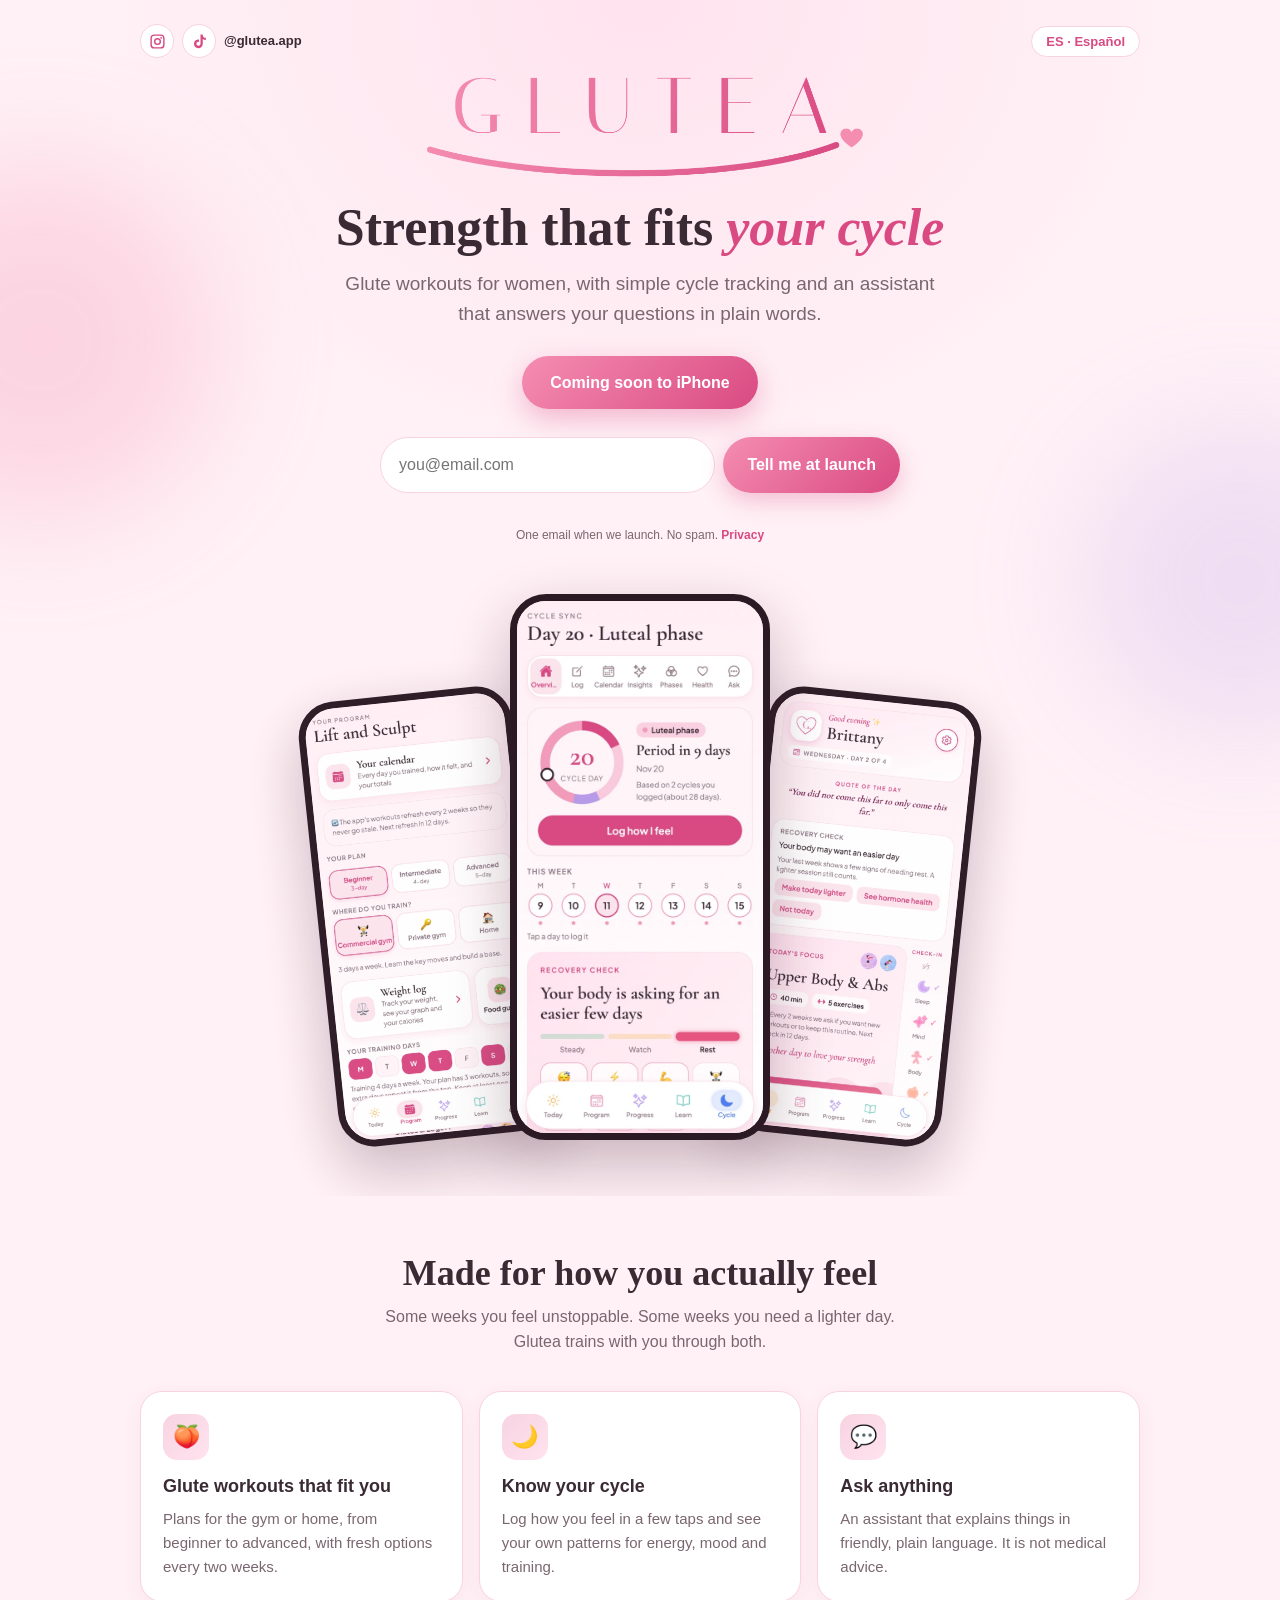
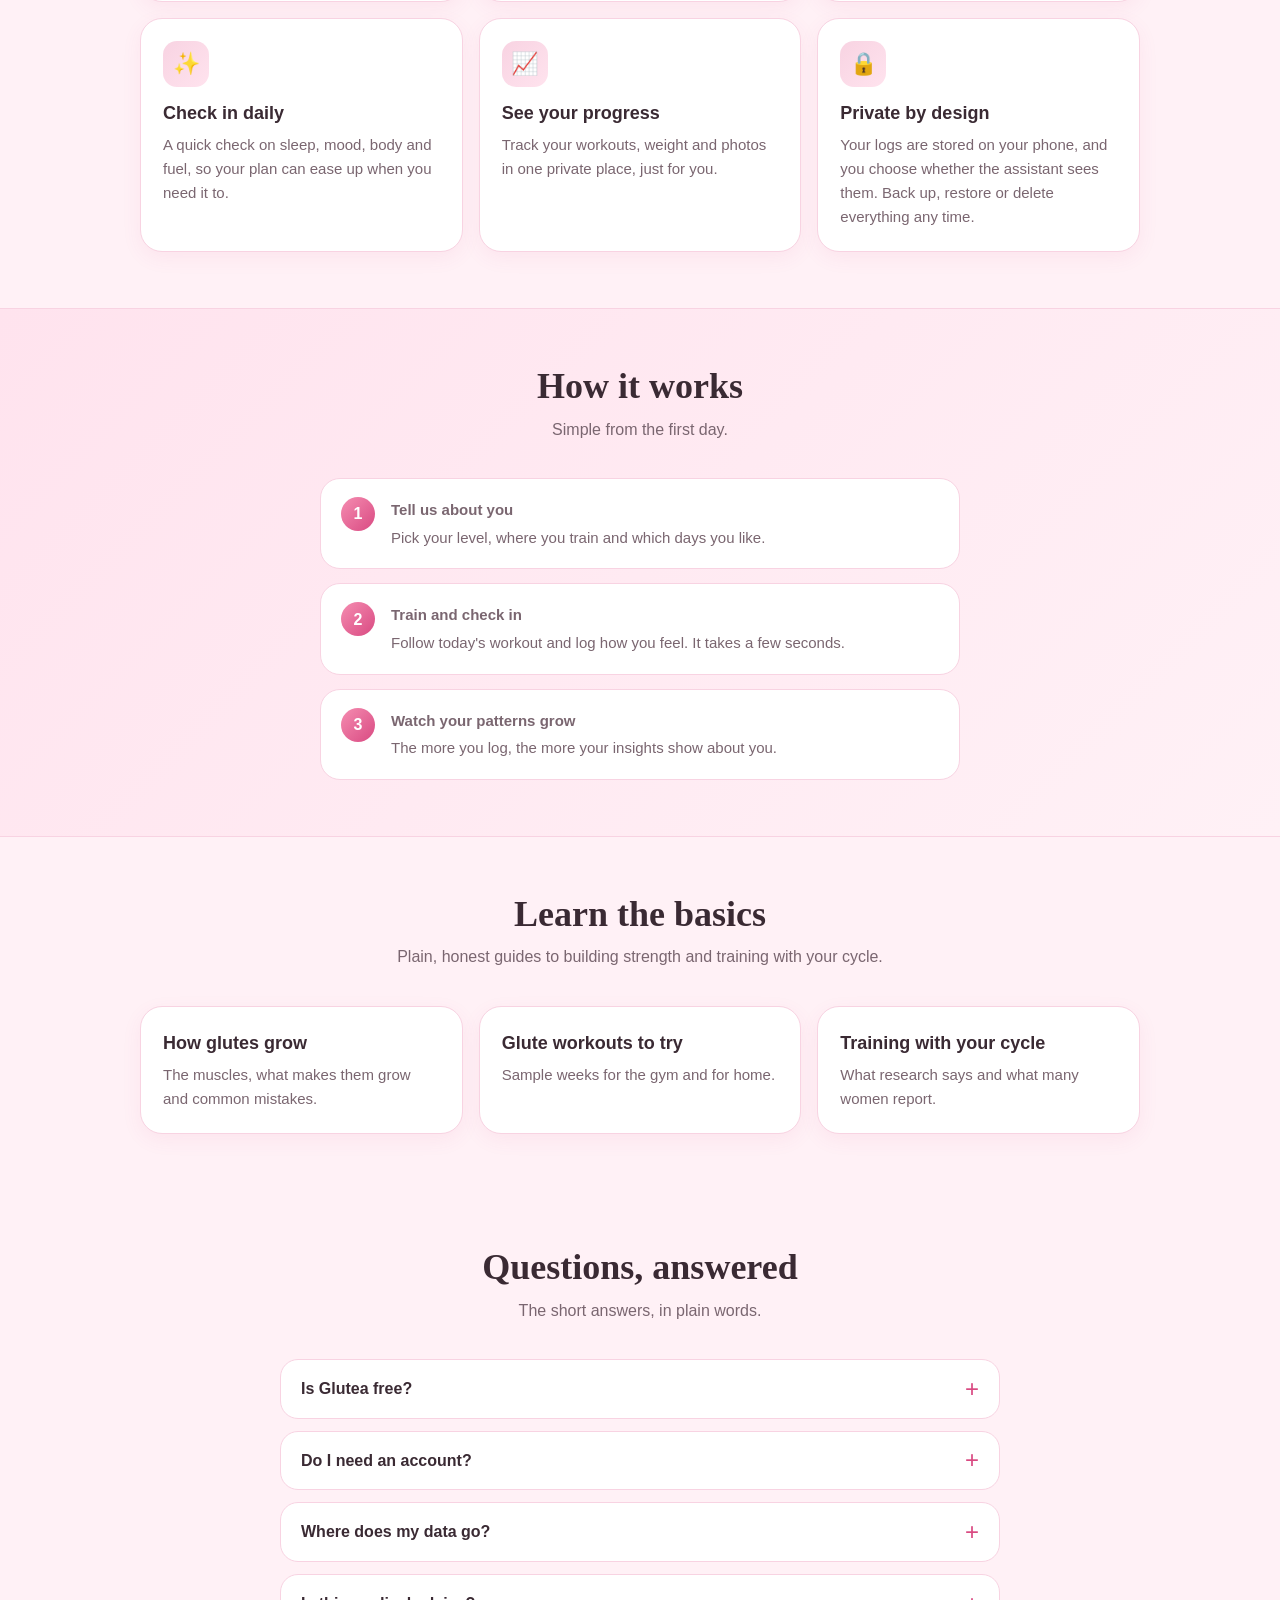
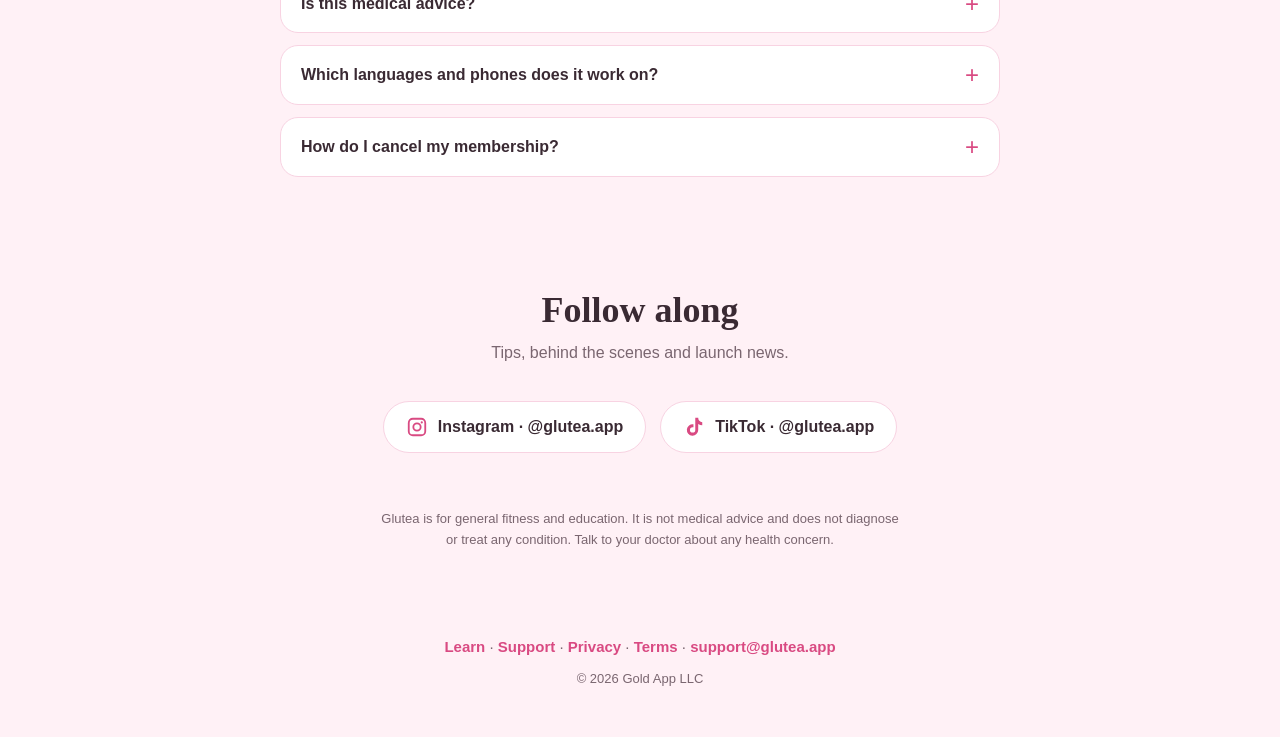
<file: index.html>
<!DOCTYPE html>
<html lang="en">
<head>
<meta charset="utf-8">
<meta name="viewport" content="width=device-width, initial-scale=1">
<title>Glutea · Strength that fits your cycle</title>
<meta name="description" content="Glutea is a glute training app for women, with workouts that fit your cycle, simple tracking and an assistant for your questions. Coming soon to iPhone.">
<link rel="icon" href="/assets/favicon.png">
<link rel="apple-touch-icon" href="/assets/icon.png">
<meta property="og:title" content="Glutea · Strength that fits your cycle">
<meta property="og:description" content="Glute workouts that fit your cycle. Coming soon to iPhone.">
<meta property="og:type" content="website">
<meta property="og:url" content="https://glutea.app/">
<meta property="og:site_name" content="Glutea">
<meta property="og:image" content="https://glutea.app/assets/og-image.png">
<meta property="og:image:width" content="1200">
<meta property="og:image:height" content="630">
<meta property="og:image:alt" content="Glutea: strength that fits your cycle. Glute workouts for women on iPhone.">
<meta name="twitter:card" content="summary_large_image">
<meta name="twitter:title" content="Glutea · Strength that fits your cycle">
<meta name="twitter:description" content="Glute workouts that fit your cycle. Coming soon to iPhone.">
<meta name="twitter:image" content="https://glutea.app/assets/og-image.png">
<style>
  :root { --bg: #FFF1F6; --bg2: #FFE3EE; --card: #FFFFFF; --ink: #3A2A33; --muted: #7A6670; --pink: #D94A82; --pink2: #F58DB1; --soft: #F8D3E2; --gold: #F2B84B; --frame: #2B1A24; }
  @media (prefers-color-scheme: dark) { :root { --bg: #1B1015; --bg2: #2A1620; --card: #26161D; --ink: #F7E8EF; --muted: #BFA3B0; --pink: #F58DB1; --pink2: #D94A82; --soft: #4A2837; --frame: #0E070A; } }
  * { box-sizing: border-box; }
  html { scroll-behavior: smooth; }
  body { margin: 0; background: var(--bg); color: var(--ink); font-family: -apple-system, Helvetica, Arial, sans-serif; line-height: 1.6; overflow-x: hidden; }
  [data-lang="en"] [data-es], [data-lang="es"] [data-en] { display: none !important; }
  a { color: var(--pink); text-decoration: none; font-weight: 600; }
  a:hover { text-decoration: underline; }
  .wrap { max-width: 1040px; margin: 0 auto; padding: 0 20px; }

  .top { display: flex; justify-content: space-between; align-items: center; gap: 10px; padding: 16px 0 0; }
  .top-social { display: flex; align-items: center; gap: 8px; }
  .top-social a { display: grid; place-items: center; width: 34px; height: 34px; border-radius: 50%; background: var(--card); border: 1.5px solid var(--soft); transition: transform .2s, border-color .2s; }
  .top-social a:hover { transform: translateY(-2px); border-color: var(--pink); text-decoration: none; }
  .top-social svg { width: 17px; height: 17px; fill: var(--pink); }
  .top-social .handle { font-weight: 700; font-size: 13px; color: var(--ink); }
  .lang { border: 1.5px solid var(--soft); background: var(--card); color: var(--pink); font-weight: 700; font-size: 13px; padding: 7px 14px; border-radius: 999px; cursor: pointer; }

  /* hero */
  .hero { position: relative; overflow: hidden; text-align: center; padding: 8px 0 56px; background: radial-gradient(60% 55% at 50% 0%, var(--bg2) 0%, transparent 70%); }
  .hero::before, .hero::after { content: ""; position: absolute; z-index: 0; border-radius: 50%; filter: blur(60px); opacity: .55; pointer-events: none; }
  .hero::before { width: 360px; height: 360px; background: var(--pink2); left: -140px; top: 160px; opacity: .28; }
  .hero::after { width: 320px; height: 320px; background: #B89BE8; right: -120px; top: 420px; opacity: .22; }
  .hero > * { position: relative; z-index: 1; }
  .wordmark { width: min(460px, 88%); height: auto; display: block; margin: 4px auto 0; }
  h1 { font-family: "Iowan Old Style", Georgia, "Times New Roman", serif; font-weight: 600; font-size: clamp(32px, 6vw, 52px); line-height: 1.12; margin: 14px auto 12px; max-width: 14em; }
  h1 em { color: var(--pink); font-style: italic; }
  .lead { color: var(--muted); font-size: 19px; max-width: 32em; margin: 0 auto 26px; }
  .soon { display: inline-block; background: linear-gradient(135deg, var(--pink2), var(--pink)); color: #fff; font-weight: 700; padding: 14px 28px; border-radius: 999px; box-shadow: 0 10px 28px rgba(217, 74, 130, .35); }
  .soon small { display: block; font-weight: 500; opacity: .9; font-size: 12px; }

  /* launch switch: body[data-live="no"] shows "coming soon" + waitlist; "yes" shows the App Store badge */
  [data-live="no"] .live-only, [data-live="yes"] .soon-only { display: none !important; }
  .badge { display: inline-block; line-height: 0; }
  .badge:hover { text-decoration: none; transform: translateY(-2px); }
  .badge img { height: 54px; width: auto; display: block; }
  .live-only .fine { margin-top: 12px; font-size: 13px; color: var(--muted); }

  /* faq */
  .faq { max-width: 720px; margin: 0 auto; display: grid; gap: 12px; }
  .faq details { background: var(--card); border: 1px solid var(--soft); border-radius: 18px; padding: 0 20px; transition: box-shadow .25s ease; }
  .faq details[open] { box-shadow: 0 10px 26px rgba(217, 74, 130, .12); }
  .faq summary { cursor: pointer; list-style: none; font-weight: 700; padding: 16px 28px 16px 0; position: relative; }
  .faq summary::-webkit-details-marker { display: none; }
  .faq summary::after { content: "+"; position: absolute; right: 0; top: 50%; translate: 0 -50%; font-size: 24px; font-weight: 500; color: var(--pink); line-height: 1; }
  .faq details[open] summary::after { content: "\2212"; }
  .faq summary:focus-visible { outline: 2px solid var(--pink); outline-offset: 4px; border-radius: 8px; }
  .faq .ans { margin: 0 0 16px; color: var(--muted); font-size: 15px; }
  .faq .ans a { font-weight: 600; }

  /* phones */
  .phones { display: flex; justify-content: center; align-items: flex-end; gap: 0; margin: 48px auto 0; }
  .phone { position: relative; width: min(30vw, 260px); border: 7px solid var(--frame); border-radius: 36px; overflow: hidden; background: var(--bg); box-shadow: 0 24px 60px rgba(60, 20, 40, .28); }
  .phone img { display: block; width: 100%; height: auto; }
  .phone.side { width: min(25vw, 214px); opacity: .98; }
  .phone.left { transform: translateX(22px) rotate(-6deg); }
  .phone.right { transform: translateX(-22px) rotate(6deg); }
  .phone.mid { z-index: 2; }
  .float { animation: float 7s ease-in-out infinite; }
  @keyframes float { 0%, 100% { translate: 0 0; } 50% { translate: 0 -10px; } }

  .hearts { position: absolute; inset: 0; overflow: hidden; pointer-events: none; z-index: 0; }
  .hearts span { position: absolute; bottom: -30px; color: var(--pink2); opacity: 0; font-size: 18px; animation: rise 12s linear infinite; }
  .hearts span:nth-child(1) { left: 8%; animation-delay: 0s; } .hearts span:nth-child(2) { left: 22%; animation-delay: 3s; font-size: 14px; }
  .hearts span:nth-child(3) { left: 40%; animation-delay: 7s; font-size: 22px; } .hearts span:nth-child(4) { left: 62%; animation-delay: 2s; }
  .hearts span:nth-child(5) { left: 78%; animation-delay: 5s; font-size: 15px; } .hearts span:nth-child(6) { left: 92%; animation-delay: 9s; }
  @keyframes rise { 0% { transform: translateY(0) rotate(-8deg); opacity: 0; } 15% { opacity: .5; } 100% { transform: translateY(-640px) rotate(10deg); opacity: 0; } }

  /* sections */
  section { padding: 56px 0; }
  h2 { font-family: "Iowan Old Style", Georgia, serif; font-weight: 600; font-size: clamp(26px, 4.4vw, 36px); line-height: 1.2; text-align: center; margin: 0 0 8px; }
  .sub { text-align: center; color: var(--muted); margin: 0 auto 36px; max-width: 32em; }
  .grid { display: grid; grid-template-columns: repeat(auto-fit, minmax(240px, 1fr)); gap: 16px; }
  .card { background: var(--card); border: 1px solid var(--soft); border-radius: 22px; padding: 22px; box-shadow: 0 6px 20px rgba(217, 74, 130, .07); transition: transform .25s ease, box-shadow .25s ease; }
  .card:hover { transform: translateY(-4px); box-shadow: 0 14px 30px rgba(217, 74, 130, .16); }
  .ico { width: 46px; height: 46px; border-radius: 14px; display: grid; place-items: center; background: linear-gradient(135deg, var(--soft), var(--bg2)); font-size: 22px; margin-bottom: 12px; }
  .card h3 { margin: 0 0 6px; font-size: 18px; }
  .card p { margin: 0; color: var(--muted); font-size: 15px; }

  .steps { counter-reset: s; display: grid; gap: 14px; max-width: 640px; margin: 0 auto; }
  .step { display: flex; gap: 16px; align-items: flex-start; background: var(--card); border: 1px solid var(--soft); border-radius: 20px; padding: 18px 20px; }
  .step::before { counter-increment: s; content: counter(s); flex: none; width: 34px; height: 34px; border-radius: 50%; display: grid; place-items: center; background: linear-gradient(135deg, var(--pink2), var(--pink)); color: #fff; font-weight: 700; }
  .step b { display: block; margin-bottom: 2px; }
  .step span { color: var(--muted); font-size: 15px; }

  .band { background: linear-gradient(135deg, var(--bg2), var(--bg)); border-top: 1px solid var(--soft); border-bottom: 1px solid var(--soft); }
  .social { display: flex; justify-content: center; flex-wrap: wrap; gap: 14px; margin-top: 8px; }
  .chip { display: inline-flex; align-items: center; gap: 10px; background: var(--card); border: 1.5px solid var(--soft); border-radius: 999px; padding: 12px 22px; color: var(--ink); font-weight: 700; transition: transform .2s, border-color .2s; }
  .chip:hover { transform: translateY(-2px); border-color: var(--pink); text-decoration: none; }
  .chip svg { width: 22px; height: 22px; fill: var(--pink); }
  .note { text-align: center; color: var(--muted); font-size: 13px; max-width: 40em; margin: 0 auto; }

  footer { text-align: center; padding: 28px 20px 48px; color: var(--muted); font-size: 13px; }
  footer .links { margin-bottom: 10px; font-size: 15px; }

  .reveal { opacity: 0; transform: translateY(22px); transition: opacity .7s ease, transform .7s ease; }
  .reveal.in { opacity: 1; transform: none; }

  /* waitlist */
  .wait { max-width: 520px; margin: 28px auto 0; }
  .wait form { display: flex; gap: 8px; flex-wrap: wrap; justify-content: center; }
  .wait input[type=email] { flex: 1 1 240px; min-width: 0; font: inherit; padding: 14px 18px; border-radius: 999px; border: 1.5px solid var(--soft); background: var(--card); color: var(--ink); }
  .wait input[type=email]:focus { outline: none; border-color: var(--pink); }
  .wait button { font: inherit; font-weight: 700; padding: 14px 24px; border: 0; border-radius: 999px; color: #fff; cursor: pointer; background: linear-gradient(135deg, var(--pink2), var(--pink)); box-shadow: 0 8px 22px rgba(217, 74, 130, .3); }
  .wait button[disabled] { opacity: .6; cursor: default; }
  .wait .hp { position: absolute; left: -9999px; width: 1px; height: 1px; opacity: 0; }
  .wait .msg { margin: 10px 0 0; min-height: 1.4em; font-size: 14px; color: var(--muted); }
  .wait .msg.ok { color: var(--pink); font-weight: 600; }
  .wait .fine { font-size: 12px; color: var(--muted); margin-top: 4px; }
  @media (prefers-reduced-motion: reduce) { .float, .hearts span { animation: none !important; } .reveal { opacity: 1; transform: none; transition: none; } html { scroll-behavior: auto; } }
  @media (max-width: 560px) { .phone { width: 36vw; border-width: 5px; border-radius: 26px; } .phone.side { width: 28vw; } .phone.left { transform: translateX(14px) rotate(-5deg); } .phone.right { transform: translateX(-14px) rotate(5deg); } .lead { font-size: 17px; } }
</style>
</head>
<body data-lang="en" data-live="no">

<div class="hero">
  <div class="hearts" aria-hidden="true"><span>♥</span><span>♥</span><span>♥</span><span>♥</span><span>♥</span><span>♥</span></div>
  <div class="wrap">
    <div class="top"><div class="top-social"><a href="https://www.instagram.com/glutea.app/" aria-label="Instagram @glutea.app"><svg viewBox="0 0 24 24" aria-hidden="true"><path d="M7.5 2h9A5.5 5.5 0 0 1 22 7.5v9a5.5 5.5 0 0 1-5.5 5.5h-9A5.5 5.5 0 0 1 2 16.5v-9A5.5 5.5 0 0 1 7.5 2Zm0 2A3.5 3.5 0 0 0 4 7.5v9A3.5 3.5 0 0 0 7.5 20h9a3.5 3.5 0 0 0 3.5-3.5v-9A3.5 3.5 0 0 0 16.5 4h-9ZM12 7a5 5 0 1 1 0 10 5 5 0 0 1 0-10Zm0 2a3 3 0 1 0 0 6 3 3 0 0 0 0-6Zm5.2-3.2a1.2 1.2 0 1 1 0 2.4 1.2 1.2 0 0 1 0-2.4Z"/></svg></a><a href="https://www.tiktok.com/@glutea.app" aria-label="TikTok @glutea.app"><svg viewBox="0 0 24 24" aria-hidden="true"><path d="M16.6 2h-3.2v13.2a2.9 2.9 0 1 1-2.9-2.9c.3 0 .6 0 .9.1V9.1a6.2 6.2 0 1 0 5.2 6.1V8.6a7.8 7.8 0 0 0 4.4 1.4V6.8a4.6 4.6 0 0 1-4.4-4.8Z"/></svg></a><span class="handle">@glutea.app</span></div><button class="lang" id="lang" type="button" aria-label="Change language">ES · Español</button></div>
    <img class="wordmark" src="/assets/wordmark.png" alt="Glutea">
    <h1><span data-en>Strength that fits <em>your cycle</em></span><span data-es>Fuerza que se adapta a <em>tu ciclo</em></span></h1>
    <p class="lead"><span data-en>Glute workouts for women, with simple cycle tracking and an assistant that answers your questions in plain words.</span><span data-es>Rutinas de glúteos para mujeres, con seguimiento sencillo del ciclo y un asistente que responde tus preguntas con palabras claras.</span></p>
    <!-- AT LAUNCH: set data-live="yes" on <body> and put the real App Store link in the two "badge" hrefs below. -->
    <div class="live-only">
      <a class="badge" href="APP_STORE_URL_HERE" data-en><img src="/assets/badges/app-store-en.svg" alt="Download on the App Store" width="162" height="54"></a>
      <a class="badge" href="APP_STORE_URL_HERE" data-es><img src="/assets/badges/app-store-es.svg" alt="Descárgala en el App Store" width="162" height="54"></a>
      <p class="fine"><span data-en>Free to start. For iPhone.</span><span data-es>Gratis para empezar. Para iPhone.</span></p>
    </div>
    <span class="soon soon-only"><span data-en>Coming soon to iPhone</span><span data-es>Muy pronto en iPhone</span></span>
    <div class="wait soon-only">
      <form id="wait" novalidate>
        <input type="email" id="wemail" name="email" required autocomplete="email" inputmode="email" maxlength="254" placeholder="you@email.com" aria-label="Email">
        <input class="hp" type="text" id="whp" name="company" tabindex="-1" autocomplete="off" aria-hidden="true">
        <button type="submit" id="wbtn"><span data-en>Tell me at launch</span><span data-es>Avísame al lanzamiento</span></button>
      </form>
      <p class="msg" id="wmsg" role="status" aria-live="polite"></p>
      <p class="fine"><span data-en>One email when we launch. No spam. <a href="/privacy/">Privacy</a></span><span data-es>Un solo correo cuando lancemos. Sin spam. <a href="/privacy/">Privacidad</a></span></p>
    </div>

    <div class="phones">
      <div class="phone side left float" style="animation-delay:.6s"><img data-en src="/assets/shots/program.jpg" alt="The Glutea program screen"><img data-es src="/assets/shots/program-es.jpg" alt="La pantalla de programa de Glutea"></div>
      <div class="phone mid float"><img data-en src="/assets/shots/cycle.jpg" alt="The Glutea cycle screen showing the day and phase"><img data-es src="/assets/shots/cycle-es.jpg" alt="La pantalla del ciclo de Glutea con el día y la fase"></div>
      <div class="phone side right float" style="animation-delay:1.2s"><img data-en src="/assets/shots/today.jpg" alt="The Glutea Today screen"><img data-es src="/assets/shots/today-es.jpg" alt="La pantalla de hoy de Glutea"></div>
    </div>
  </div>
</div>

<section>
  <div class="wrap">
    <h2 class="reveal"><span data-en>Made for how you actually feel</span><span data-es>Hecha para cómo te sientes de verdad</span></h2>
    <p class="sub reveal"><span data-en>Some weeks you feel unstoppable. Some weeks you need a lighter day. Glutea trains with you through both.</span><span data-es>Hay semanas en que te sientes imparable y otras en que necesitas un día más suave. Glutea entrena contigo en ambas.</span></p>
    <div class="grid">
      <div class="card reveal"><div class="ico">🍑</div><h3><span data-en>Glute workouts that fit you</span><span data-es>Rutinas de glúteos para ti</span></h3><p><span data-en>Plans for the gym or home, from beginner to advanced, with fresh options every two weeks.</span><span data-es>Planes para el gimnasio o la casa, de principiante a avanzado, con opciones nuevas cada dos semanas.</span></p></div>
      <div class="card reveal"><div class="ico">🌙</div><h3><span data-en>Know your cycle</span><span data-es>Conoce tu ciclo</span></h3><p><span data-en>Log how you feel in a few taps and see your own patterns for energy, mood and training.</span><span data-es>Anota cómo te sientes en unos toques y descubre tus propios patrones de energía, ánimo y entrenamiento.</span></p></div>
      <div class="card reveal"><div class="ico">💬</div><h3><span data-en>Ask anything</span><span data-es>Pregunta lo que quieras</span></h3><p><span data-en>An assistant that explains things in friendly, plain language. It is not medical advice.</span><span data-es>Un asistente que explica todo en un lenguaje amable y sencillo. No es consejo médico.</span></p></div>
      <div class="card reveal"><div class="ico">✨</div><h3><span data-en>Check in daily</span><span data-es>Revisa tu día</span></h3><p><span data-en>A quick check on sleep, mood, body and fuel, so your plan can ease up when you need it to.</span><span data-es>Un repaso rápido de sueño, ánimo, cuerpo y comida, para que tu plan baje el ritmo cuando lo necesites.</span></p></div>
      <div class="card reveal"><div class="ico">📈</div><h3><span data-en>See your progress</span><span data-es>Mira tu progreso</span></h3><p><span data-en>Track your workouts, weight and photos in one private place, just for you.</span><span data-es>Sigue tus entrenamientos, tu peso y tus fotos en un lugar privado, solo para ti.</span></p></div>
      <div class="card reveal"><div class="ico">🔒</div><h3><span data-en>Private by design</span><span data-es>Privada por diseño</span></h3><p><span data-en>Your logs are stored on your phone, and you choose whether the assistant sees them. Back up, restore or delete everything any time.</span><span data-es>Tus registros se guardan en tu teléfono y tú decides si el asistente los ve. Respalda, restaura o borra todo cuando quieras.</span></p></div>
    </div>
  </div>
</section>

<section class="band">
  <div class="wrap">
    <h2 class="reveal"><span data-en>How it works</span><span data-es>Cómo funciona</span></h2>
    <p class="sub reveal"><span data-en>Simple from the first day.</span><span data-es>Sencilla desde el primer día.</span></p>
    <div class="steps">
      <div class="step reveal"><div><b><span data-en>Tell us about you</span><span data-es>Cuéntanos de ti</span></b><span><span data-en>Pick your level, where you train and which days you like.</span><span data-es>Elige tu nivel, dónde entrenas y qué días prefieres.</span></span></div></div>
      <div class="step reveal"><div><b><span data-en>Train and check in</span><span data-es>Entrena y revisa tu día</span></b><span><span data-en>Follow today's workout and log how you feel. It takes a few seconds.</span><span data-es>Sigue el entrenamiento de hoy y anota cómo te sientes. Toma unos segundos.</span></span></div></div>
      <div class="step reveal"><div><b><span data-en>Watch your patterns grow</span><span data-es>Mira crecer tus patrones</span></b><span><span data-en>The more you log, the more your insights show about you.</span><span data-es>Mientras más anotas, más te muestran tus resultados.</span></span></div></div>
    </div>
  </div>
</section>

<section id="learn">
  <div class="wrap">
    <h2 class="reveal"><span data-en>Learn the basics</span><span data-es>Aprende lo básico</span></h2>
    <p class="sub reveal"><span data-en>Plain, honest guides to building strength and training with your cycle.</span><span data-es>Guías claras y honestas para ganar fuerza y entrenar con tu ciclo.</span></p>
    <div class="grid">
      <a class="card reveal" href="/learn/build-your-glutes/" style="display:block;color:inherit;font-weight:400"><h3><span data-en>How glutes grow</span><span data-es>Cómo crecen los glúteos</span></h3><p><span data-en>The muscles, what makes them grow and common mistakes.</span><span data-es>Los músculos, qué los hace crecer y los errores comunes.</span></p></a>
      <a class="card reveal" href="/learn/glute-workouts/" style="display:block;color:inherit;font-weight:400"><h3><span data-en>Glute workouts to try</span><span data-es>Rutinas de glúteos para probar</span></h3><p><span data-en>Sample weeks for the gym and for home.</span><span data-es>Semanas de ejemplo para el gimnasio y la casa.</span></p></a>
      <a class="card reveal" href="/learn/training-with-your-cycle/" style="display:block;color:inherit;font-weight:400"><h3><span data-en>Training with your cycle</span><span data-es>Entrenar con tu ciclo</span></h3><p><span data-en>What research says and what many women report.</span><span data-es>Lo que dice la investigación y lo que cuentan muchas mujeres.</span></p></a>
    </div>
  </div>
</section>

<section id="faq">
  <div class="wrap">
    <h2 class="reveal"><span data-en>Questions, answered</span><span data-es>Preguntas frecuentes</span></h2>
    <p class="sub reveal"><span data-en>The short answers, in plain words.</span><span data-es>Las respuestas cortas, con palabras claras.</span></p>
    <div class="faq">
      <details class="reveal"><summary><span data-en>Is Glutea free?</span><span data-es>¿Glutea es gratis?</span></summary><p class="ans"><span data-en>You can start for free. The free version includes your first training day each week, workout and cycle logging, your progress and records, the muscle guide, a sample of the exercise library and 3 assistant questions a week. Membership unlocks every training day, the full library, ready-made home workouts, the plan builder, insights, health checks and more. It is $9.99 a month or $59.99 a year.</span><span data-es>Puedes empezar gratis. La versión gratis incluye tu primer día de entrenamiento de cada semana, el registro de entrenamientos y del ciclo, tu progreso y récords, la guía de músculos, una muestra de la biblioteca de ejercicios y 3 preguntas al asistente por semana. La membresía desbloquea todos los días de entrenamiento, la biblioteca completa, rutinas listas para la casa, el creador de planes, los análisis, las revisiones de salud y más. Cuesta $9.99 al mes o $59.99 al año.</span></p></details>
      <details class="reveal"><summary><span data-en>Do I need an account?</span><span data-es>¿Necesito una cuenta?</span></summary><p class="ans"><span data-en>No. You can use Glutea without making an account. If you want, you can sign in to keep an optional private backup of your logs, and you can turn it off any time.</span><span data-es>No. Puedes usar Glutea sin crear una cuenta. Si quieres, puedes iniciar sesión para guardar un respaldo privado y opcional de tus registros, y puedes apagarlo cuando quieras.</span></p></details>
      <details class="reveal"><summary><span data-en>Where does my data go?</span><span data-es>¿A dónde van mis datos?</span></summary><p class="ans"><span data-en>Your logs, check-ins, workouts and photos are stored on your phone. When you use the assistant or the body scan, your question or photo is processed for that one request and is not stored by us. You can back up, restore or delete everything in Settings. Read the full <a href="/privacy/">Privacy Policy</a>.</span><span data-es>Tus registros, revisiones diarias, entrenamientos y fotos se guardan en tu teléfono. Cuando usas el asistente o el escaneo corporal, tu pregunta o foto se procesa solo para esa solicitud y nosotros no la guardamos. Puedes respaldar, restaurar o borrar todo en Ajustes. Lee la <a href="/privacy/">Política de privacidad</a> completa.</span></p></details>
      <details class="reveal"><summary><span data-en>Is this medical advice?</span><span data-es>¿Esto es consejo médico?</span></summary><p class="ans"><span data-en>No. Glutea is for general fitness and education. It does not diagnose or treat any condition, and the assistant is not a doctor. Please talk to your doctor about any health concern.</span><span data-es>No. Glutea es para ejercicio general y educación. No diagnostica ni trata ninguna condición, y el asistente no es un médico. Habla con tu médico sobre cualquier inquietud de salud.</span></p></details>
      <details class="reveal"><summary><span data-en>Which languages and phones does it work on?</span><span data-es>¿En qué idiomas y teléfonos funciona?</span></summary><p class="ans"><span data-en>Glutea works in English and Spanish, and it is made for iPhone.</span><span data-es>Glutea funciona en inglés y en español, y está hecha para iPhone.</span></p></details>
      <details class="reveal"><summary><span data-en>How do I cancel my membership?</span><span data-es>¿Cómo cancelo mi membresía?</span></summary><p class="ans"><span data-en>On your iPhone, open Settings, tap your name, then Subscriptions, and choose Glutea. You can also open it from Settings inside the app. Questions? Write to <a href="mailto:support@glutea.app">support@glutea.app</a>.</span><span data-es>En tu iPhone, abre Ajustes, toca tu nombre, luego Suscripciones y elige Glutea. También puedes abrirlo desde Ajustes dentro de la app. ¿Preguntas? Escribe a <a href="mailto:support@glutea.app">support@glutea.app</a>.</span></p></details>
    </div>
  </div>
</section>

<section>
  <div class="wrap">
    <h2 class="reveal"><span data-en>Follow along</span><span data-es>Síguenos</span></h2>
    <p class="sub reveal"><span data-en>Tips, behind the scenes and launch news.</span><span data-es>Consejos, detrás de cámaras y noticias del lanzamiento.</span></p>
    <div class="social reveal">
      <a class="chip" href="https://www.instagram.com/glutea.app/" aria-label="Instagram @glutea.app"><svg viewBox="0 0 24 24" aria-hidden="true"><path d="M7.5 2h9A5.5 5.5 0 0 1 22 7.5v9a5.5 5.5 0 0 1-5.5 5.5h-9A5.5 5.5 0 0 1 2 16.5v-9A5.5 5.5 0 0 1 7.5 2Zm0 2A3.5 3.5 0 0 0 4 7.5v9A3.5 3.5 0 0 0 7.5 20h9a3.5 3.5 0 0 0 3.5-3.5v-9A3.5 3.5 0 0 0 16.5 4h-9ZM12 7a5 5 0 1 1 0 10 5 5 0 0 1 0-10Zm0 2a3 3 0 1 0 0 6 3 3 0 0 0 0-6Zm5.2-3.2a1.2 1.2 0 1 1 0 2.4 1.2 1.2 0 0 1 0-2.4Z"/></svg>Instagram · @glutea.app</a>
      <a class="chip" href="https://www.tiktok.com/@glutea.app" aria-label="TikTok @glutea.app"><svg viewBox="0 0 24 24" aria-hidden="true"><path d="M16.6 2h-3.2v13.2a2.9 2.9 0 1 1-2.9-2.9c.3 0 .6 0 .9.1V9.1a6.2 6.2 0 1 0 5.2 6.1V8.6a7.8 7.8 0 0 0 4.4 1.4V6.8a4.6 4.6 0 0 1-4.4-4.8Z"/></svg>TikTok · @glutea.app</a>
    </div>
  </div>
</section>

<section style="padding-top:0">
  <div class="wrap"><p class="note"><span data-en>Glutea is for general fitness and education. It is not medical advice and does not diagnose or treat any condition. Talk to your doctor about any health concern.</span><span data-es>Glutea es para ejercicio general y educación. No es consejo médico y no diagnostica ni trata ninguna condición. Habla con tu médico sobre cualquier inquietud de salud.</span></p></div>
</section>

<footer>
  <div class="links"><a href="/learn/"><span data-en>Learn</span><span data-es>Aprende</span></a> · <a href="/support/"><span data-en>Support</span><span data-es>Soporte</span></a> · <a href="/privacy/"><span data-en>Privacy</span><span data-es>Privacidad</span></a> · <a href="/terms/"><span data-en>Terms</span><span data-es>Términos</span></a> · <a href="mailto:support@glutea.app">support@glutea.app</a></div>
  © 2026 Gold App LLC
</footer>

<script>
  (function () {
    var body = document.body, btn = document.getElementById('lang');
    function set(l) { body.setAttribute('data-lang', l); document.documentElement.lang = l; btn.textContent = l === 'en' ? 'ES · Español' : 'EN · English'; try { localStorage.setItem('glutea-lang', l); } catch (e) {} }
    var saved = null; try { saved = localStorage.getItem('glutea-lang'); } catch (e) {}
    set(saved || ((navigator.language || 'en').toLowerCase().indexOf('es') === 0 ? 'es' : 'en'));
    btn.addEventListener('click', function () { set(body.getAttribute('data-lang') === 'en' ? 'es' : 'en'); });

    // Launch waitlist: one POST to our own Supabase table. The key below is the public "anon" key (safe to ship); it can only add rows.
    var form = document.getElementById('wait'), msg = document.getElementById('wmsg'), wbtn = document.getElementById('wbtn');
    var T = { en: { ok: 'You are on the list. Thank you!', dup: 'You are already on the list. Thank you!', bad: 'Please enter a valid email.', err: 'Something went wrong. Please try again in a minute.' }, es: { ok: '¡Ya estás en la lista! Gracias.', dup: 'Ya estás en la lista. ¡Gracias!', bad: 'Escribe un correo válido.', err: 'Algo salió mal. Inténtalo de nuevo en un minuto.' } };
    function say(k, ok) { msg.className = 'msg' + (ok ? ' ok' : ''); msg.textContent = T[body.getAttribute('data-lang')][k]; }
    form.addEventListener('submit', function (e) {
      e.preventDefault();
      var email = document.getElementById('wemail').value.trim();
      if (document.getElementById('whp').value) { say('ok', true); return; }
      if (!/^[^@\s]+@[^@\s]+\.[^@\s]+$/.test(email) || email.length > 254) { say('bad'); return; }
      wbtn.disabled = true;
      fetch('https://ihacmfqsghmslkwewxjs.supabase.co/rest/v1/waitlist', { method: 'POST', headers: { 'Content-Type': 'application/json', apikey: 'eyJhbGciOiJIUzI1NiIsInR5cCI6IkpXVCJ9.eyJpc3MiOiJzdXBhYmFzZSIsInJlZiI6ImloYWNtZnFzZ2htc2xrd2V3eGpzIiwicm9sZSI6ImFub24iLCJpYXQiOjE3OTM5Mjg2NzYsImV4cCI6MjEwOTUwNDY3Nn0.McFa8Lf-VLbdVpdeEuplPlywwjLJ9vN3QwhDTUCkvzM', Authorization: 'Bearer eyJhbGciOiJIUzI1NiIsInR5cCI6IkpXVCJ9.eyJpc3MiOiJzdXBhYmFzZSIsInJlZiI6ImloYWNtZnFzZ2htc2xrd2V3eGpzIiwicm9sZSI6ImFub24iLCJpYXQiOjE3OTM5Mjg2NzYsImV4cCI6MjEwOTUwNDY3Nn0.McFa8Lf-VLbdVpdeEuplPlywwjLJ9vN3QwhDTUCkvzM', Prefer: 'return=minimal' }, body: JSON.stringify({ email: email, lang: body.getAttribute('data-lang') }) })
        .then(function (r) { if (r.status === 201 || r.status === 204) { say('ok', true); form.reset(); } else if (r.status === 409) { say('dup', true); } else { say('err'); } })
        .catch(function () { say('err'); })
        .then(function () { wbtn.disabled = false; });
    });
    var els = document.querySelectorAll('.reveal');
    if ('IntersectionObserver' in window) {
      var io = new IntersectionObserver(function (es) { es.forEach(function (e) { if (e.isIntersecting) { e.target.classList.add('in'); io.unobserve(e.target); } }); }, { threshold: 0.12 });
      els.forEach(function (el) { io.observe(el); });
    } else { els.forEach(function (el) { el.classList.add('in'); }); }
  })();
</script>
</body>
</html>
</file>
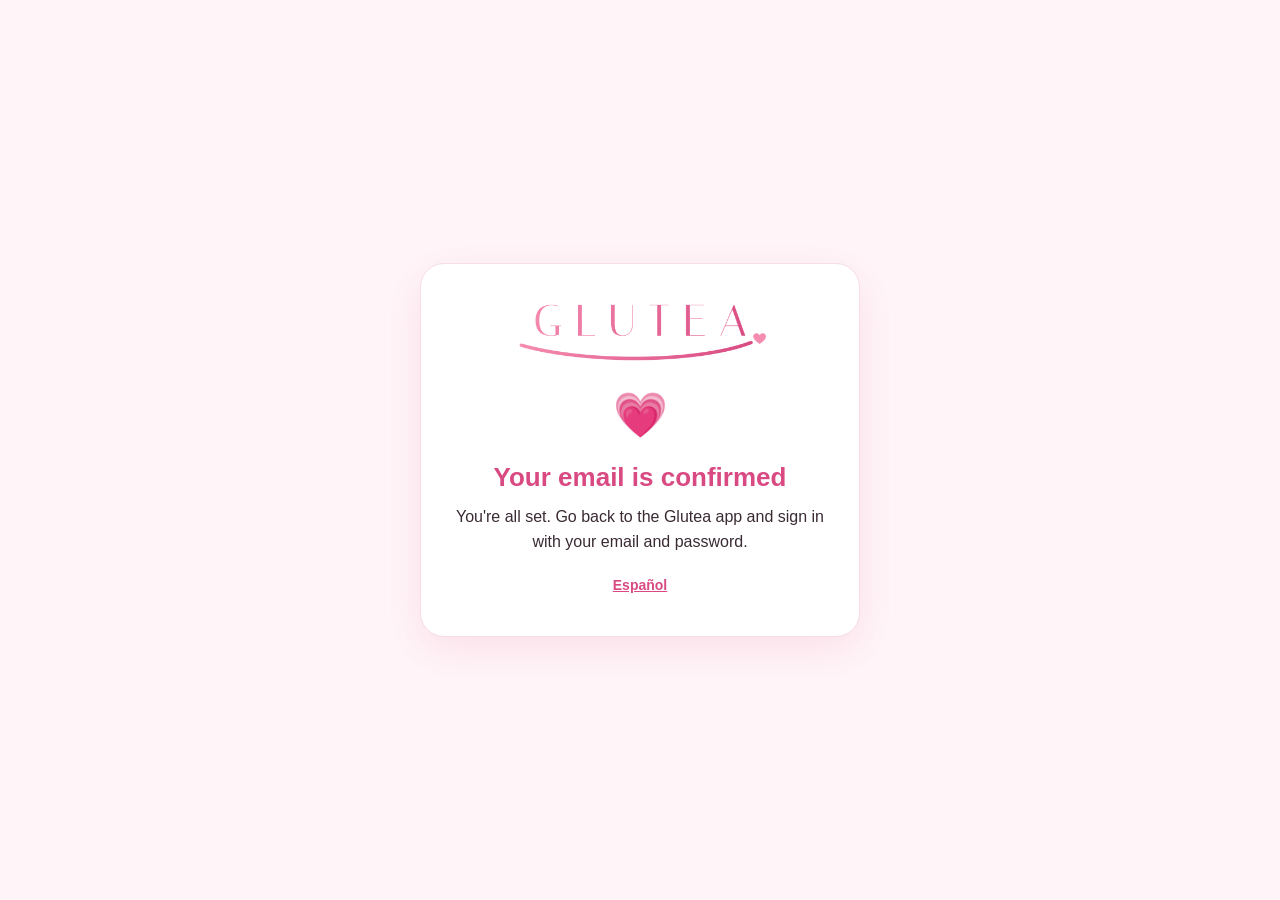
<file: confirmed/index.html>
<!DOCTYPE html>
<html lang="en">
<head>
<meta charset="utf-8">
<meta name="viewport" content="width=device-width, initial-scale=1">
<meta name="robots" content="noindex">
<title>Email confirmed · Glutea</title>
<link rel="icon" href="../assets/favicon.png">
<style>
  :root { --bg:#FFF5F8; --text:#3A2A33; --muted:#8F7A85; --pink:#D94A82; --card:#fff; --border:#F8DCE6; }
  @media (prefers-color-scheme: dark) { :root { --bg:#1d1218; --text:#f5e8ee; --muted:#b9a3ad; --card:#2a1620; --border:#6b3a52; } }
  * { box-sizing: border-box; }
  body { margin:0; min-height:100vh; display:flex; align-items:center; justify-content:center; padding:24px 16px; background:var(--bg); color:var(--text); font-family:-apple-system,Helvetica,Arial,sans-serif; line-height:1.55; }
  main { width:100%; max-width:440px; text-align:center; background:var(--card); border:1.5px solid var(--border); border-radius:24px; padding:32px 24px; box-shadow:0 12px 40px rgba(217,74,130,.12); }
  img { width:min(260px,70%); height:auto; }
  .heart { font-size:44px; margin:8px 0 0; }
  h1 { font-size:26px; margin:8px 0; color:var(--pink); }
  p { margin:8px 0; }
  .muted { color:var(--muted); font-size:14px; }
  .lang { margin-top:20px; font-size:14px; }
  a { color:var(--pink); font-weight:600; }
  [hidden] { display:none !important; }
</style>
</head>
<body>
<main>
  <img src="../assets/wordmark.png" alt="Glutea">
  <div id="ok">
    <div class="heart">💗</div>
    <h1 data-en="Your email is confirmed" data-es="Tu correo está confirmado">Your email is confirmed</h1>
    <p data-en="You're all set. Go back to the Glutea app and sign in with your email and password." data-es="Todo listo. Vuelve a la app de Glutea e inicia sesión con tu correo y tu contraseña.">You're all set. Go back to the Glutea app and sign in with your email and password.</p>
  </div>
  <div id="bad" hidden>
    <h1 data-en="That link didn't work" data-es="Ese enlace no funcionó">That link didn't work</h1>
    <p data-en="It may have expired or already been used. Open the Glutea app and try signing in. If it still won't let you in, email support@glutea.app and we'll help." data-es="Puede que haya caducado o ya se haya usado. Abre la app de Glutea e intenta iniciar sesión. Si aún no puedes entrar, escribe a support@glutea.app y te ayudamos.">It may have expired or already been used. Open the Glutea app and try signing in. If it still won't let you in, email support@glutea.app and we'll help.</p>
  </div>
  <p class="lang"><a href="#" id="toggle">Español</a></p>
</main>
<script>
  var es = /^es/i.test(navigator.language || '');
  function apply() {
    document.documentElement.lang = es ? 'es' : 'en';
    document.querySelectorAll('[data-en]').forEach(function (el) { el.textContent = es ? el.dataset.es : el.dataset.en; });
    document.getElementById('toggle').textContent = es ? 'English' : 'Español';
  }
  document.getElementById('toggle').addEventListener('click', function (e) { e.preventDefault(); es = !es; apply(); });
  // If the link was expired or already used, the address ends in #error=...
  if (/error/i.test(location.hash)) { document.getElementById('ok').hidden = true; document.getElementById('bad').hidden = false; }
  // Don't leave any sign in tokens sitting in the address bar.
  if (location.hash && history.replaceState) history.replaceState(null, '', location.pathname);
  apply();
</script>
</body>
</html>
</file>
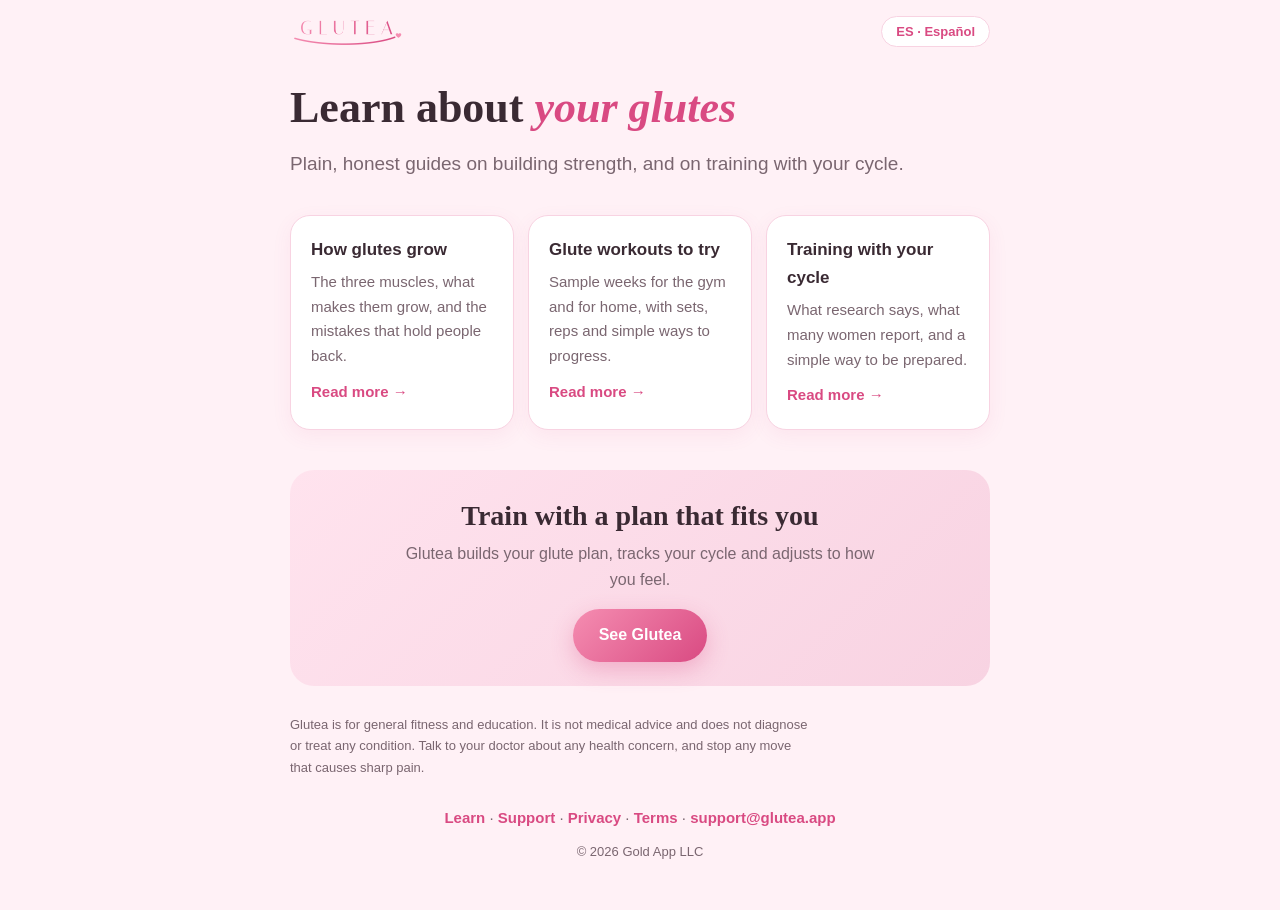
<file: learn/index.html>
<!DOCTYPE html>
<html lang="en">
<head>
<meta charset="utf-8">
<meta name="viewport" content="width=device-width, initial-scale=1">
<title>Learn · Glutea</title>
<meta name="description" content="Plain, honest guides on building your glutes, sample workouts and training with your cycle.">
<link rel="canonical" href="https://glutea.app/learn/">
<link rel="icon" href="/assets/favicon.png">
<link rel="apple-touch-icon" href="/assets/icon.png">
<meta property="og:type" content="article">
<meta property="og:title" content="Learn · Glutea">
<meta property="og:description" content="Plain, honest guides on building your glutes, sample workouts and training with your cycle.">
<meta property="og:url" content="https://glutea.app/learn/">
<meta property="og:site_name" content="Glutea">
<meta property="og:image" content="https://glutea.app/assets/og-image.png">
<meta property="og:image:width" content="1200">
<meta property="og:image:height" content="630">
<meta name="twitter:card" content="summary_large_image">
<meta name="twitter:image" content="https://glutea.app/assets/og-image.png">
<link rel="stylesheet" href="/assets/learn.css">
</head>
<body data-lang="en">
<div class="wrap">
  <div class="top"><a class="home" href="/"><img src="/assets/wordmark.png" alt="Glutea"></a><button class="lang" id="lang" type="button" aria-label="Change language">ES · Español</button></div>
  <header class="page">
    
    <h1><span data-en>Learn about <em>your glutes</em></span><span data-es>Aprende sobre <em>tus glúteos</em></span></h1>
    <p class="lead"><span data-en>Plain, honest guides on building strength, and on training with your cycle.</span><span data-es>Guías claras y honestas para ganar fuerza y para entrenar con tu ciclo.</span></p>
  </header>
  <main>
<div class="grid"><a class="card" href="/learn/build-your-glutes/"><h3><span data-en>How glutes grow</span><span data-es>Cómo crecen los glúteos</span></h3><p><span data-en>The three muscles, what makes them grow, and the mistakes that hold people back.</span><span data-es>Los tres músculos, qué los hace crecer y los errores que frenan el progreso.</span></p><span class="more"><span data-en>Read more</span><span data-es>Leer más</span> →</span></a><a class="card" href="/learn/glute-workouts/"><h3><span data-en>Glute workouts to try</span><span data-es>Rutinas de glúteos para probar</span></h3><p><span data-en>Sample weeks for the gym and for home, with sets, reps and simple ways to progress.</span><span data-es>Semanas de ejemplo para el gimnasio y para la casa, con series, repeticiones y formas sencillas de progresar.</span></p><span class="more"><span data-en>Read more</span><span data-es>Leer más</span> →</span></a><a class="card" href="/learn/training-with-your-cycle/"><h3><span data-en>Training with your cycle</span><span data-es>Entrenar con tu ciclo</span></h3><p><span data-en>What research says, what many women report, and a simple way to be prepared.</span><span data-es>Lo que dice la investigación, lo que cuentan muchas mujeres y una forma sencilla de estar preparada.</span></p><span class="more"><span data-en>Read more</span><span data-es>Leer más</span> →</span></a></div><div class="cta">
  <h2><span data-en>Train with a plan that fits you</span><span data-es>Entrena con un plan hecho para ti</span></h2>
  <p><span data-en>Glutea builds your glute plan, tracks your cycle and adjusts to how you feel.</span><span data-es>Glutea crea tu plan de glúteos, sigue tu ciclo y se adapta a cómo te sientes.</span></p>
  <a class="btn" href="/"><span data-en>See Glutea</span><span data-es>Conoce Glutea</span></a>
</div><p class="note"><span data-en>Glutea is for general fitness and education. It is not medical advice and does not diagnose or treat any condition. Talk to your doctor about any health concern, and stop any move that causes sharp pain.</span><span data-es>Glutea es para ejercicio general y educación. No es consejo médico y no diagnostica ni trata ninguna condición. Habla con tu médico sobre cualquier inquietud de salud y detén cualquier movimiento que cause dolor agudo.</span></p>
  </main>
</div>
<footer>
  <div class="links"><a href="/learn/"><span data-en>Learn</span><span data-es>Aprende</span></a> · <a href="/support/"><span data-en>Support</span><span data-es>Soporte</span></a> · <a href="/privacy/"><span data-en>Privacy</span><span data-es>Privacidad</span></a> · <a href="/terms/"><span data-en>Terms</span><span data-es>Términos</span></a> · <a href="mailto:support@glutea.app">support@glutea.app</a></div>
  © 2026 Gold App LLC
</footer>
<script src="/assets/learn.js"></script>
</body>
</html>
</file>
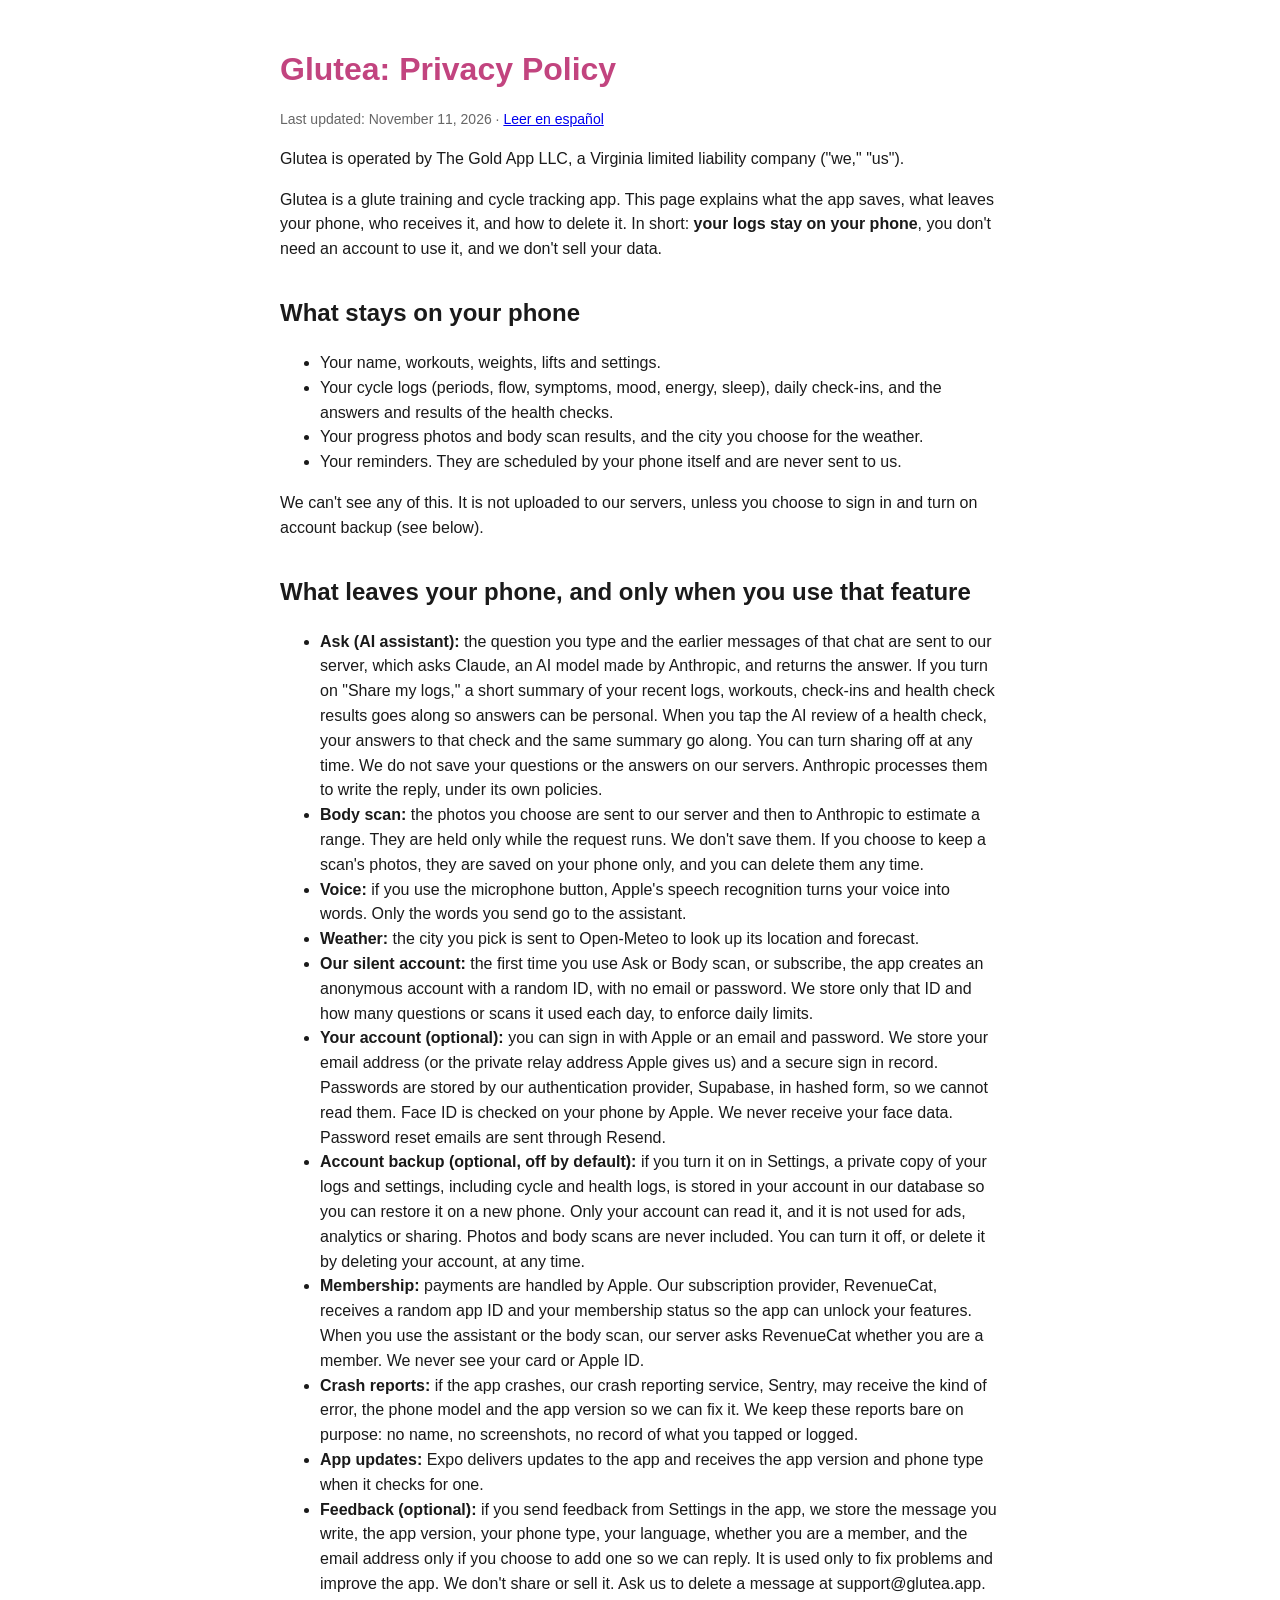
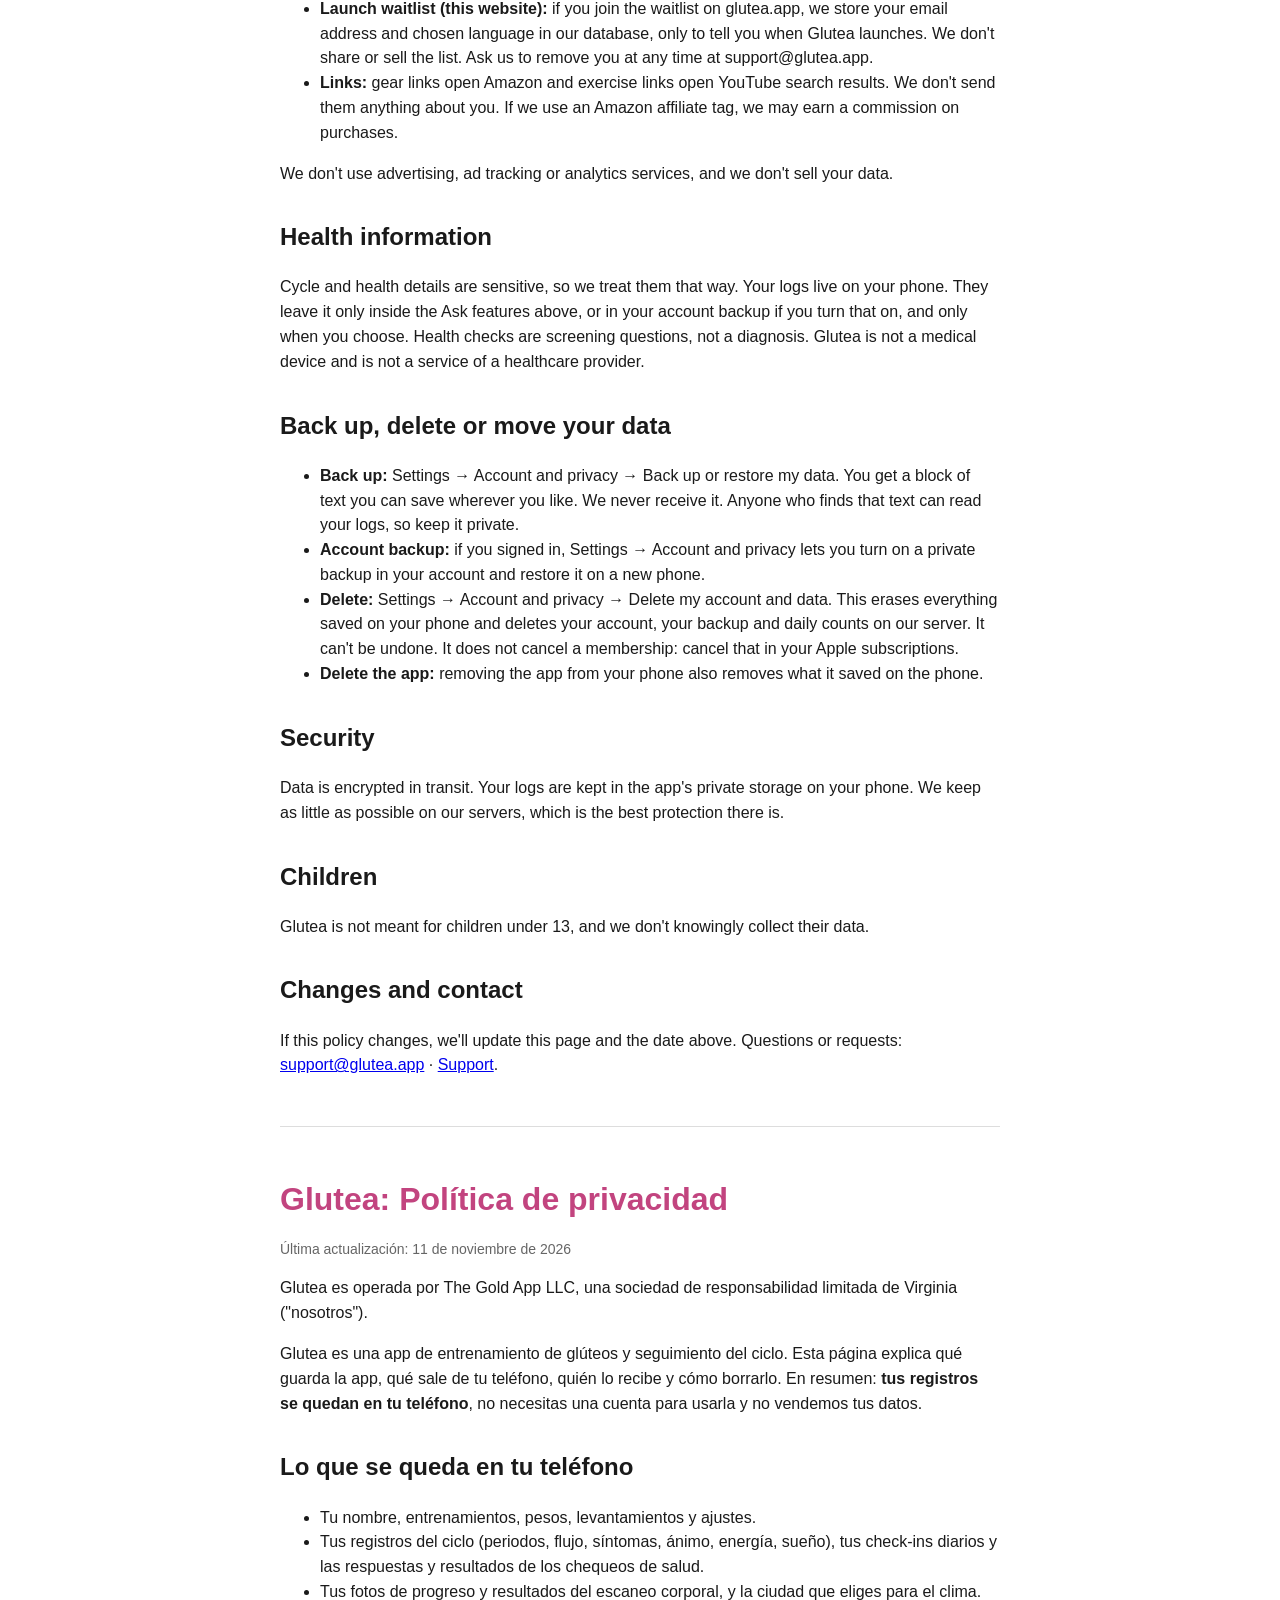
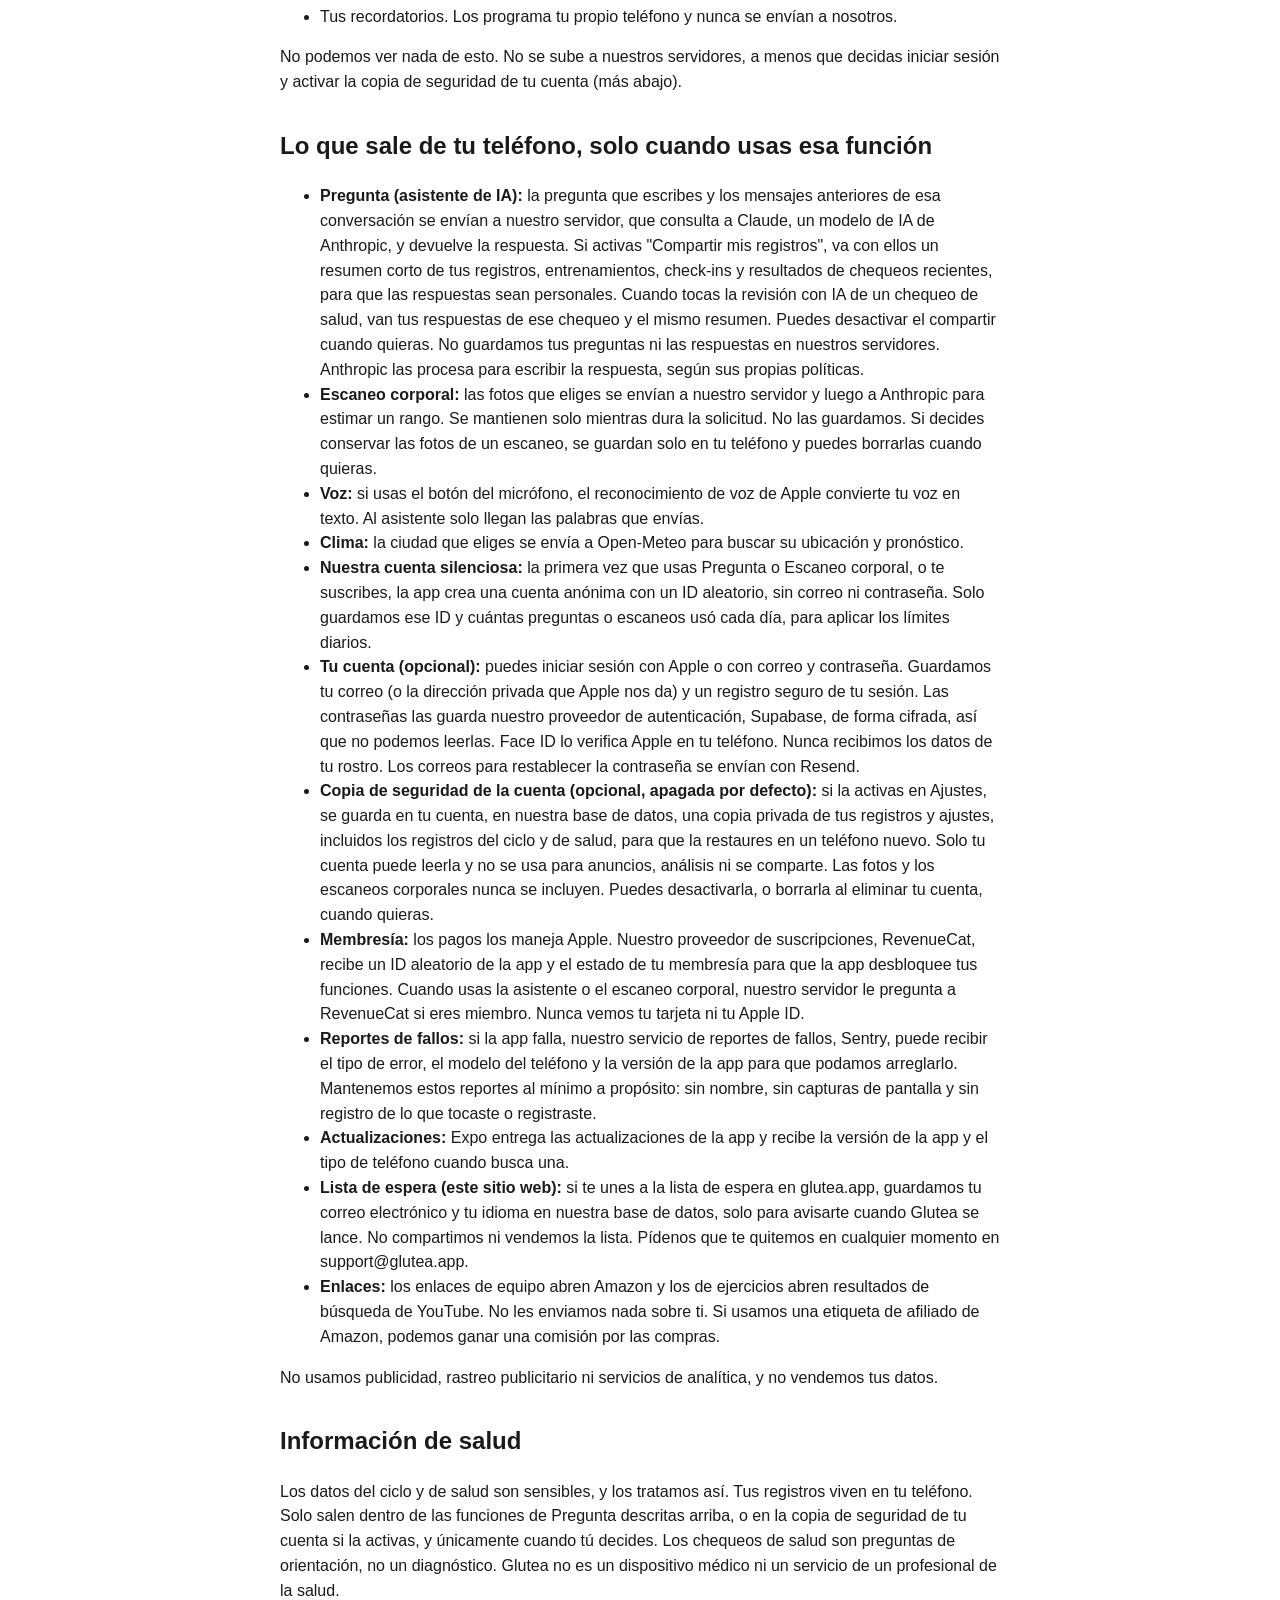
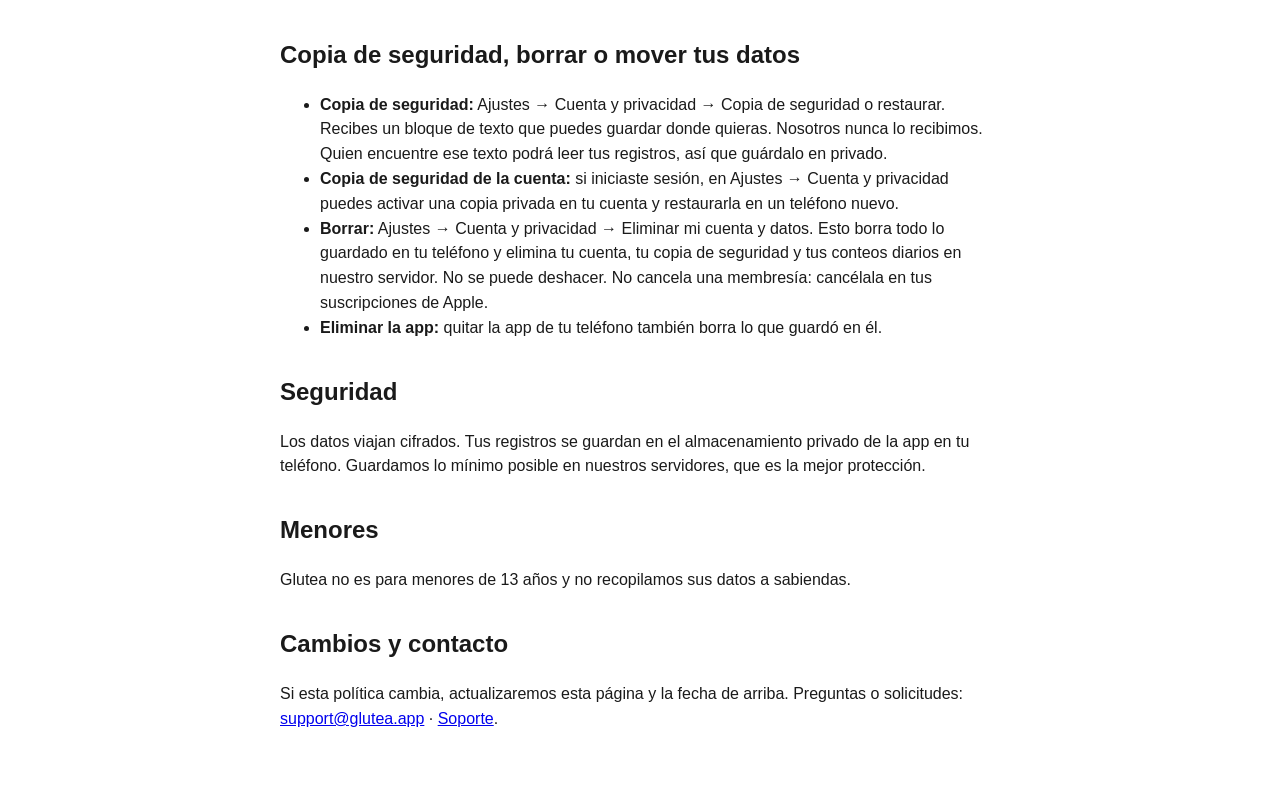
<file: privacy/index.html>
<!DOCTYPE html>
<html lang="en">
<head>
<meta charset="utf-8">
<meta name="viewport" content="width=device-width, initial-scale=1">
<title>Privacy Policy · Glutea</title>
<style>
  body { font-family: -apple-system, Helvetica, Arial, sans-serif; max-width: 720px; margin: 0 auto; padding: 24px 16px 64px; color: #1a1a1a; line-height: 1.55; }
  h1 { color: #C2447F; margin-bottom: 4px; }
  h2 { margin-top: 32px; }
  .muted { color: #666; font-size: 14px; }
  .box { border: 1.5px solid #E7B3CC; background: #FFF4F9; border-radius: 12px; padding: 4px 16px; }
  hr { border: none; border-top: 1px solid #ddd; margin: 48px 0; }
  @media (prefers-color-scheme: dark) { body { background: #111; color: #eee; } .muted { color: #aaa; } hr { border-color: #333; } .box { background: #2a1620; border-color: #6b3a52; } }
</style>
</head>
<body>

<h1>Glutea: Privacy Policy</h1>
<p class="muted">Last updated: November 11, 2026 · <a href="#es">Leer en español</a></p>
<p>Glutea is operated by The Gold App LLC, a Virginia limited liability company ("we," "us").</p>
<p>Glutea is a glute training and cycle tracking app. This page explains what the app saves, what leaves your phone, who receives it, and how to delete it. In short: <strong>your logs stay on your phone</strong>, you don't need an account to use it, and we don't sell your data.</p>

<h2>What stays on your phone</h2>
<ul>
  <li>Your name, workouts, weights, lifts and settings.</li>
  <li>Your cycle logs (periods, flow, symptoms, mood, energy, sleep), daily check-ins, and the answers and results of the health checks.</li>
  <li>Your progress photos and body scan results, and the city you choose for the weather.</li>
  <li>Your reminders. They are scheduled by your phone itself and are never sent to us.</li>
</ul>
<p>We can't see any of this. It is not uploaded to our servers, unless you choose to sign in and turn on account backup (see below).</p>

<h2>What leaves your phone, and only when you use that feature</h2>
<ul>
  <li><strong>Ask (AI assistant):</strong> the question you type and the earlier messages of that chat are sent to our server, which asks Claude, an AI model made by Anthropic, and returns the answer. If you turn on "Share my logs," a short summary of your recent logs, workouts, check-ins and health check results goes along so answers can be personal. When you tap the AI review of a health check, your answers to that check and the same summary go along. You can turn sharing off at any time. We do not save your questions or the answers on our servers. Anthropic processes them to write the reply, under its own policies.</li>
  <li><strong>Body scan:</strong> the photos you choose are sent to our server and then to Anthropic to estimate a range. They are held only while the request runs. We don't save them. If you choose to keep a scan's photos, they are saved on your phone only, and you can delete them any time.</li>
  <li><strong>Voice:</strong> if you use the microphone button, Apple's speech recognition turns your voice into words. Only the words you send go to the assistant.</li>
  <li><strong>Weather:</strong> the city you pick is sent to Open-Meteo to look up its location and forecast.</li>
  <li><strong>Our silent account:</strong> the first time you use Ask or Body scan, or subscribe, the app creates an anonymous account with a random ID, with no email or password. We store only that ID and how many questions or scans it used each day, to enforce daily limits.</li>
  <li><strong>Your account (optional):</strong> you can sign in with Apple or an email and password. We store your email address (or the private relay address Apple gives us) and a secure sign in record. Passwords are stored by our authentication provider, Supabase, in hashed form, so we cannot read them. Face ID is checked on your phone by Apple. We never receive your face data. Password reset emails are sent through Resend.</li>
  <li><strong>Account backup (optional, off by default):</strong> if you turn it on in Settings, a private copy of your logs and settings, including cycle and health logs, is stored in your account in our database so you can restore it on a new phone. Only your account can read it, and it is not used for ads, analytics or sharing. Photos and body scans are never included. You can turn it off, or delete it by deleting your account, at any time.</li>
  <li><strong>Membership:</strong> payments are handled by Apple. Our subscription provider, RevenueCat, receives a random app ID and your membership status so the app can unlock your features. When you use the assistant or the body scan, our server asks RevenueCat whether you are a member. We never see your card or Apple ID.</li>
  <li><strong>Crash reports:</strong> if the app crashes, our crash reporting service, Sentry, may receive the kind of error, the phone model and the app version so we can fix it. We keep these reports bare on purpose: no name, no screenshots, no record of what you tapped or logged.</li>
  <li><strong>App updates:</strong> Expo delivers updates to the app and receives the app version and phone type when it checks for one.</li>
  <li><strong>Feedback (optional):</strong> if you send feedback from Settings in the app, we store the message you write, the app version, your phone type, your language, whether you are a member, and the email address only if you choose to add one so we can reply. It is used only to fix problems and improve the app. We don't share or sell it. Ask us to delete a message at support@glutea.app.</li>
  <li><strong>Launch waitlist (this website):</strong> if you join the waitlist on glutea.app, we store your email address and chosen language in our database, only to tell you when Glutea launches. We don't share or sell the list. Ask us to remove you at any time at support@glutea.app.</li>
  <li><strong>Links:</strong> gear links open Amazon and exercise links open YouTube search results. We don't send them anything about you. If we use an Amazon affiliate tag, we may earn a commission on purchases.</li>
</ul>
<p>We don't use advertising, ad tracking or analytics services, and we don't sell your data.</p>

<h2>Health information</h2>
<p>Cycle and health details are sensitive, so we treat them that way. Your logs live on your phone. They leave it only inside the Ask features above, or in your account backup if you turn that on, and only when you choose. Health checks are screening questions, not a diagnosis. Glutea is not a medical device and is not a service of a healthcare provider.</p>

<h2>Back up, delete or move your data</h2>
<ul>
  <li><strong>Back up:</strong> Settings → Account and privacy → Back up or restore my data. You get a block of text you can save wherever you like. We never receive it. Anyone who finds that text can read your logs, so keep it private.</li>
  <li><strong>Account backup:</strong> if you signed in, Settings → Account and privacy lets you turn on a private backup in your account and restore it on a new phone.</li>
  <li><strong>Delete:</strong> Settings → Account and privacy → Delete my account and data. This erases everything saved on your phone and deletes your account, your backup and daily counts on our server. It can't be undone. It does not cancel a membership: cancel that in your Apple subscriptions.</li>
  <li><strong>Delete the app:</strong> removing the app from your phone also removes what it saved on the phone.</li>
</ul>

<h2>Security</h2>
<p>Data is encrypted in transit. Your logs are kept in the app's private storage on your phone. We keep as little as possible on our servers, which is the best protection there is.</p>

<h2>Children</h2>
<p>Glutea is not meant for children under 13, and we don't knowingly collect their data.</p>

<h2>Changes and contact</h2>
<p>If this policy changes, we'll update this page and the date above. Questions or requests: <a href="mailto:support@glutea.app">support@glutea.app</a> · <a href="/support/">Support</a>.</p>

<hr>

<h1 id="es">Glutea: Política de privacidad</h1>
<p class="muted">Última actualización: 11 de noviembre de 2026</p>
<p>Glutea es operada por The Gold App LLC, una sociedad de responsabilidad limitada de Virginia ("nosotros").</p>
<p>Glutea es una app de entrenamiento de glúteos y seguimiento del ciclo. Esta página explica qué guarda la app, qué sale de tu teléfono, quién lo recibe y cómo borrarlo. En resumen: <strong>tus registros se quedan en tu teléfono</strong>, no necesitas una cuenta para usarla y no vendemos tus datos.</p>

<h2>Lo que se queda en tu teléfono</h2>
<ul>
  <li>Tu nombre, entrenamientos, pesos, levantamientos y ajustes.</li>
  <li>Tus registros del ciclo (periodos, flujo, síntomas, ánimo, energía, sueño), tus check-ins diarios y las respuestas y resultados de los chequeos de salud.</li>
  <li>Tus fotos de progreso y resultados del escaneo corporal, y la ciudad que eliges para el clima.</li>
  <li>Tus recordatorios. Los programa tu propio teléfono y nunca se envían a nosotros.</li>
</ul>
<p>No podemos ver nada de esto. No se sube a nuestros servidores, a menos que decidas iniciar sesión y activar la copia de seguridad de tu cuenta (más abajo).</p>

<h2>Lo que sale de tu teléfono, solo cuando usas esa función</h2>
<ul>
  <li><strong>Pregunta (asistente de IA):</strong> la pregunta que escribes y los mensajes anteriores de esa conversación se envían a nuestro servidor, que consulta a Claude, un modelo de IA de Anthropic, y devuelve la respuesta. Si activas "Compartir mis registros", va con ellos un resumen corto de tus registros, entrenamientos, check-ins y resultados de chequeos recientes, para que las respuestas sean personales. Cuando tocas la revisión con IA de un chequeo de salud, van tus respuestas de ese chequeo y el mismo resumen. Puedes desactivar el compartir cuando quieras. No guardamos tus preguntas ni las respuestas en nuestros servidores. Anthropic las procesa para escribir la respuesta, según sus propias políticas.</li>
  <li><strong>Escaneo corporal:</strong> las fotos que eliges se envían a nuestro servidor y luego a Anthropic para estimar un rango. Se mantienen solo mientras dura la solicitud. No las guardamos. Si decides conservar las fotos de un escaneo, se guardan solo en tu teléfono y puedes borrarlas cuando quieras.</li>
  <li><strong>Voz:</strong> si usas el botón del micrófono, el reconocimiento de voz de Apple convierte tu voz en texto. Al asistente solo llegan las palabras que envías.</li>
  <li><strong>Clima:</strong> la ciudad que eliges se envía a Open-Meteo para buscar su ubicación y pronóstico.</li>
  <li><strong>Nuestra cuenta silenciosa:</strong> la primera vez que usas Pregunta o Escaneo corporal, o te suscribes, la app crea una cuenta anónima con un ID aleatorio, sin correo ni contraseña. Solo guardamos ese ID y cuántas preguntas o escaneos usó cada día, para aplicar los límites diarios.</li>
  <li><strong>Tu cuenta (opcional):</strong> puedes iniciar sesión con Apple o con correo y contraseña. Guardamos tu correo (o la dirección privada que Apple nos da) y un registro seguro de tu sesión. Las contraseñas las guarda nuestro proveedor de autenticación, Supabase, de forma cifrada, así que no podemos leerlas. Face ID lo verifica Apple en tu teléfono. Nunca recibimos los datos de tu rostro. Los correos para restablecer la contraseña se envían con Resend.</li>
  <li><strong>Copia de seguridad de la cuenta (opcional, apagada por defecto):</strong> si la activas en Ajustes, se guarda en tu cuenta, en nuestra base de datos, una copia privada de tus registros y ajustes, incluidos los registros del ciclo y de salud, para que la restaures en un teléfono nuevo. Solo tu cuenta puede leerla y no se usa para anuncios, análisis ni se comparte. Las fotos y los escaneos corporales nunca se incluyen. Puedes desactivarla, o borrarla al eliminar tu cuenta, cuando quieras.</li>
  <li><strong>Membresía:</strong> los pagos los maneja Apple. Nuestro proveedor de suscripciones, RevenueCat, recibe un ID aleatorio de la app y el estado de tu membresía para que la app desbloquee tus funciones. Cuando usas la asistente o el escaneo corporal, nuestro servidor le pregunta a RevenueCat si eres miembro. Nunca vemos tu tarjeta ni tu Apple ID.</li>
  <li><strong>Reportes de fallos:</strong> si la app falla, nuestro servicio de reportes de fallos, Sentry, puede recibir el tipo de error, el modelo del teléfono y la versión de la app para que podamos arreglarlo. Mantenemos estos reportes al mínimo a propósito: sin nombre, sin capturas de pantalla y sin registro de lo que tocaste o registraste.</li>
  <li><strong>Actualizaciones:</strong> Expo entrega las actualizaciones de la app y recibe la versión de la app y el tipo de teléfono cuando busca una.</li>
  <li><strong>Lista de espera (este sitio web):</strong> si te unes a la lista de espera en glutea.app, guardamos tu correo electrónico y tu idioma en nuestra base de datos, solo para avisarte cuando Glutea se lance. No compartimos ni vendemos la lista. Pídenos que te quitemos en cualquier momento en support@glutea.app.</li>
  <li><strong>Enlaces:</strong> los enlaces de equipo abren Amazon y los de ejercicios abren resultados de búsqueda de YouTube. No les enviamos nada sobre ti. Si usamos una etiqueta de afiliado de Amazon, podemos ganar una comisión por las compras.</li>
</ul>
<p>No usamos publicidad, rastreo publicitario ni servicios de analítica, y no vendemos tus datos.</p>

<h2>Información de salud</h2>
<p>Los datos del ciclo y de salud son sensibles, y los tratamos así. Tus registros viven en tu teléfono. Solo salen dentro de las funciones de Pregunta descritas arriba, o en la copia de seguridad de tu cuenta si la activas, y únicamente cuando tú decides. Los chequeos de salud son preguntas de orientación, no un diagnóstico. Glutea no es un dispositivo médico ni un servicio de un profesional de la salud.</p>

<h2>Copia de seguridad, borrar o mover tus datos</h2>
<ul>
  <li><strong>Copia de seguridad:</strong> Ajustes → Cuenta y privacidad → Copia de seguridad o restaurar. Recibes un bloque de texto que puedes guardar donde quieras. Nosotros nunca lo recibimos. Quien encuentre ese texto podrá leer tus registros, así que guárdalo en privado.</li>
  <li><strong>Copia de seguridad de la cuenta:</strong> si iniciaste sesión, en Ajustes → Cuenta y privacidad puedes activar una copia privada en tu cuenta y restaurarla en un teléfono nuevo.</li>
  <li><strong>Borrar:</strong> Ajustes → Cuenta y privacidad → Eliminar mi cuenta y datos. Esto borra todo lo guardado en tu teléfono y elimina tu cuenta, tu copia de seguridad y tus conteos diarios en nuestro servidor. No se puede deshacer. No cancela una membresía: cancélala en tus suscripciones de Apple.</li>
  <li><strong>Eliminar la app:</strong> quitar la app de tu teléfono también borra lo que guardó en él.</li>
</ul>

<h2>Seguridad</h2>
<p>Los datos viajan cifrados. Tus registros se guardan en el almacenamiento privado de la app en tu teléfono. Guardamos lo mínimo posible en nuestros servidores, que es la mejor protección.</p>

<h2>Menores</h2>
<p>Glutea no es para menores de 13 años y no recopilamos sus datos a sabiendas.</p>

<h2>Cambios y contacto</h2>
<p>Si esta política cambia, actualizaremos esta página y la fecha de arriba. Preguntas o solicitudes: <a href="mailto:support@glutea.app">support@glutea.app</a> · <a href="/support/">Soporte</a>.</p>

</body>
</html>
</file>
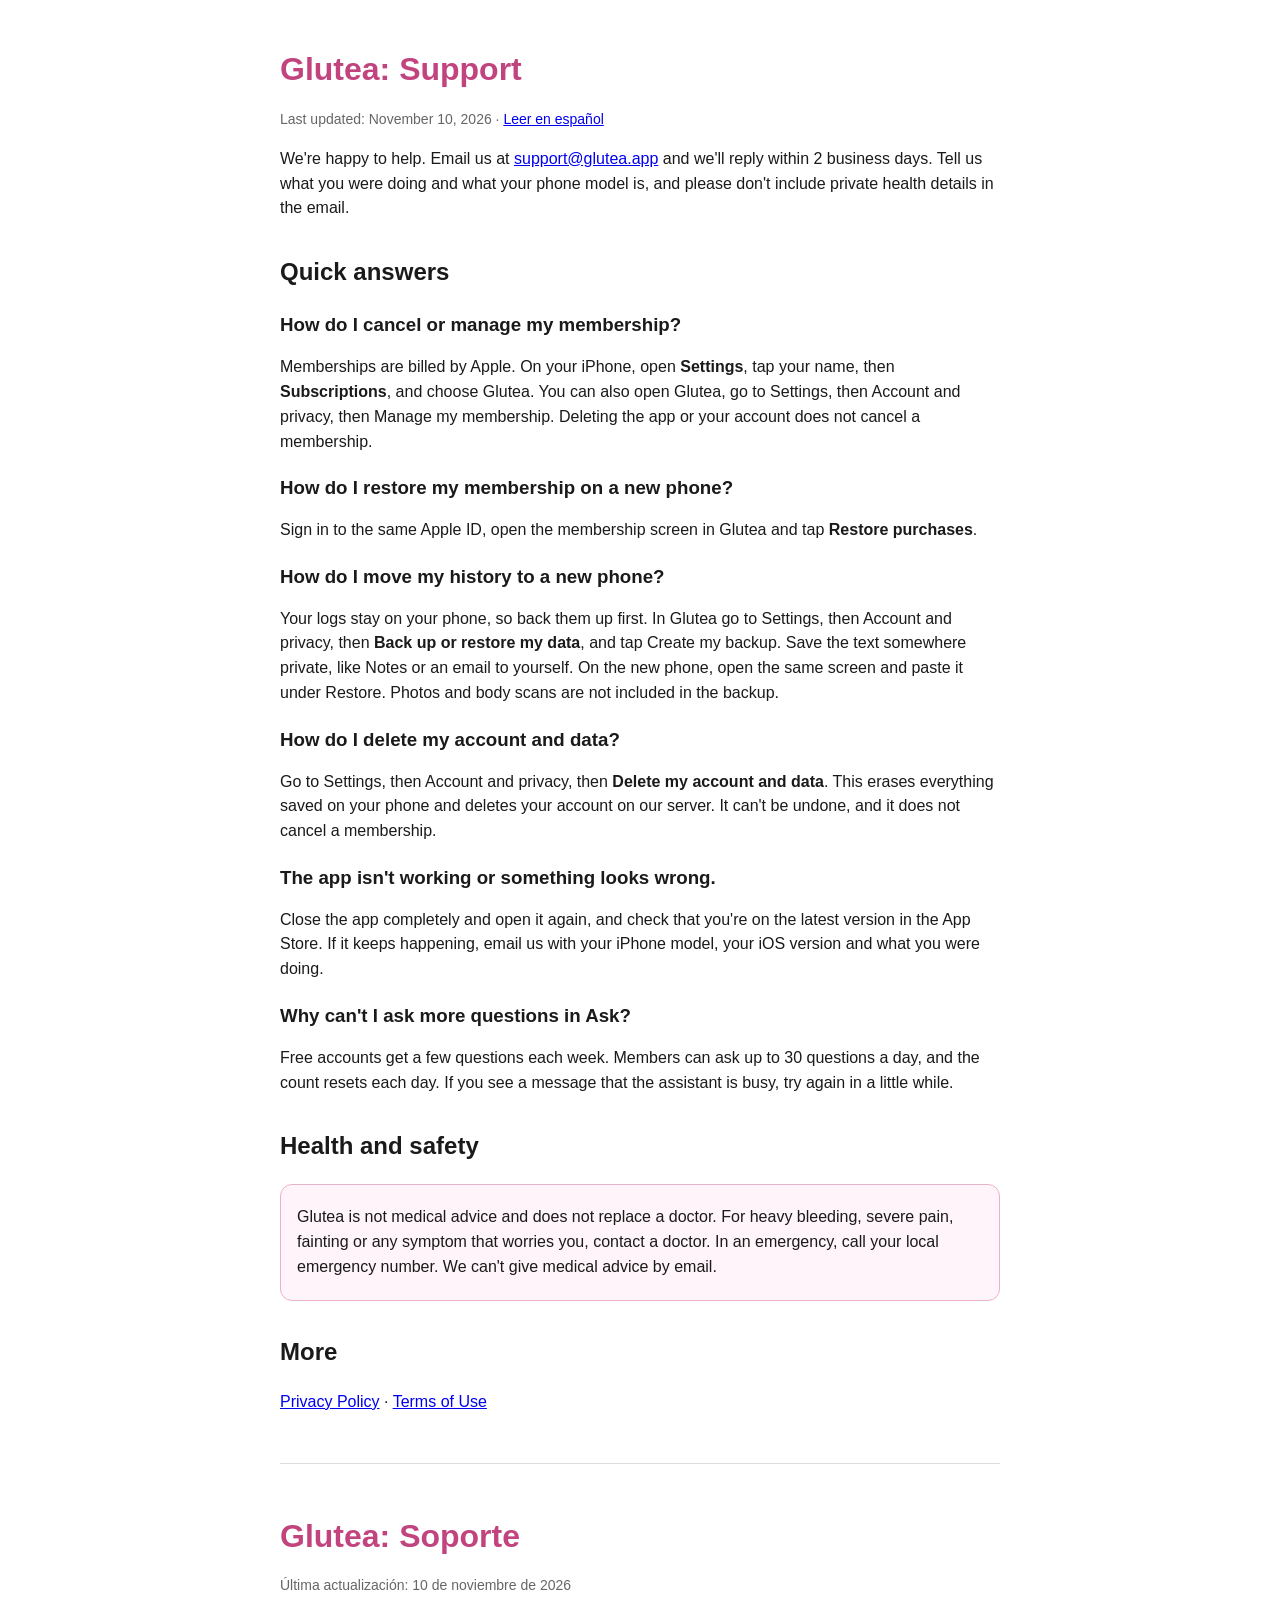
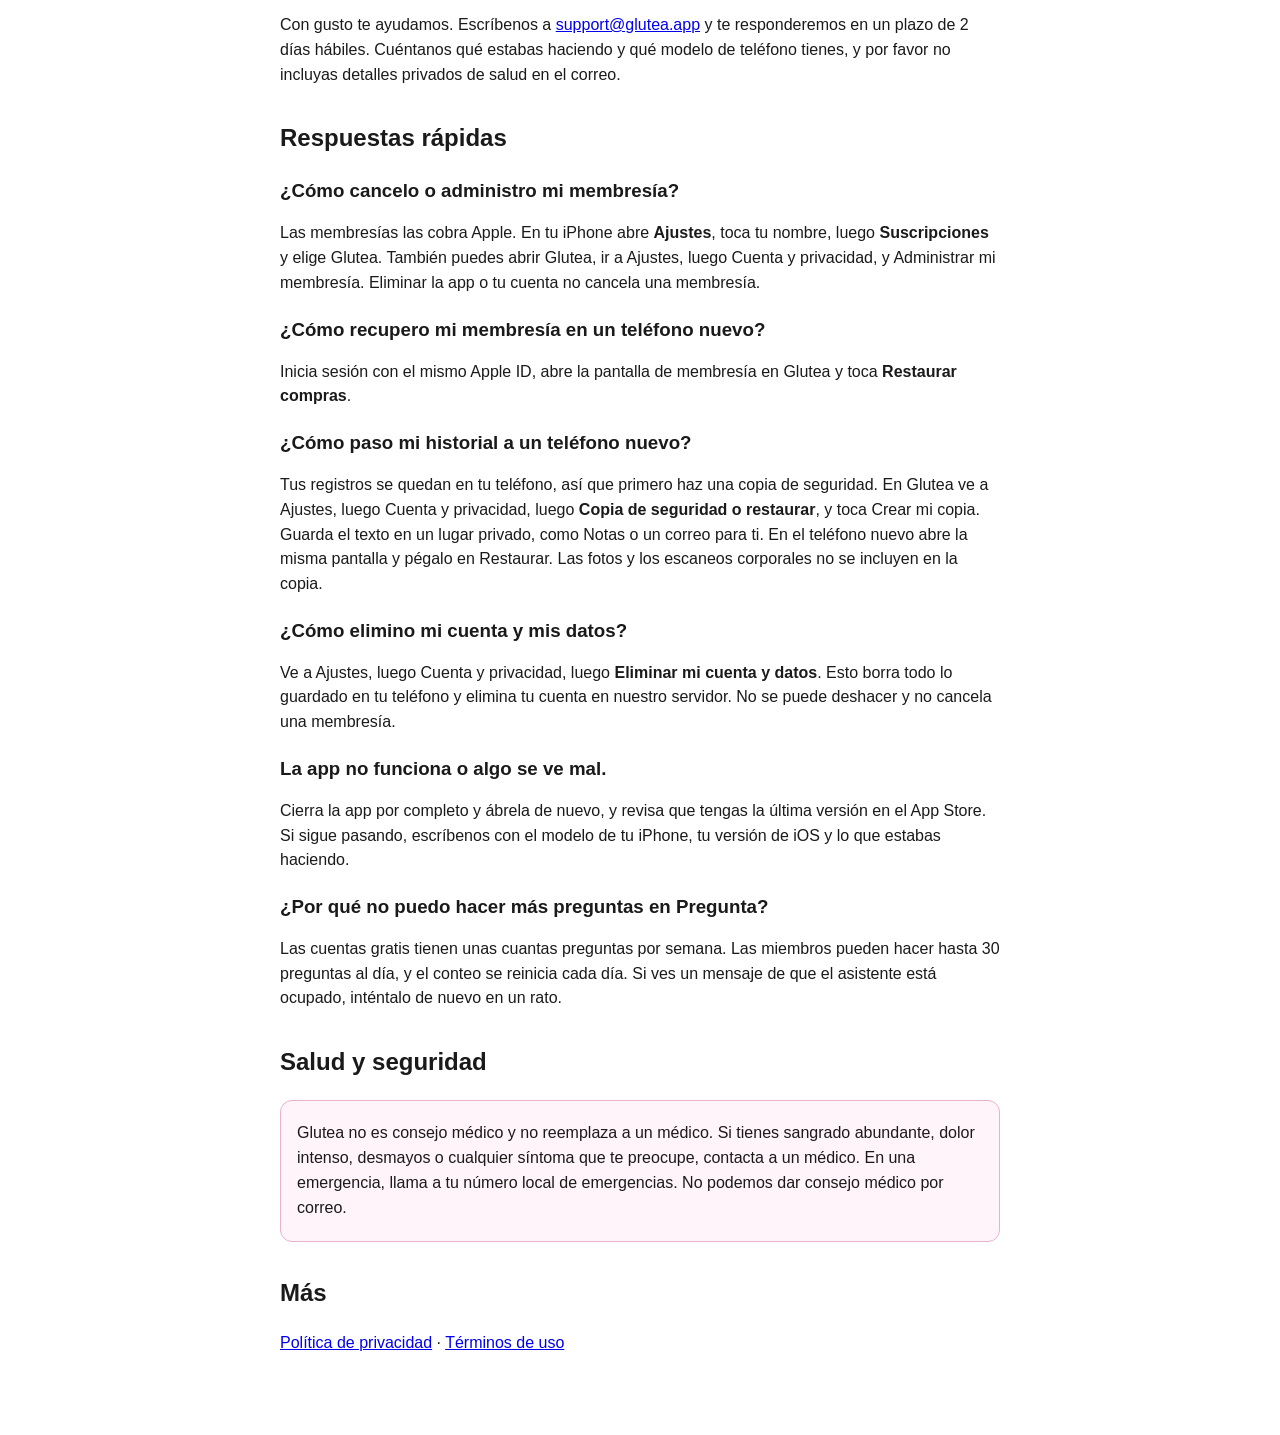
<file: support/index.html>
<!DOCTYPE html>
<html lang="en">
<head>
<meta charset="utf-8">
<meta name="viewport" content="width=device-width, initial-scale=1">
<title>Support · Glutea</title>
<style>
  body { font-family: -apple-system, Helvetica, Arial, sans-serif; max-width: 720px; margin: 0 auto; padding: 24px 16px 64px; color: #1a1a1a; line-height: 1.55; }
  h1 { color: #C2447F; margin-bottom: 4px; }
  h3 { margin-bottom: 4px; }
  h2 { margin-top: 32px; }
  .muted { color: #666; font-size: 14px; }
  .box { border: 1.5px solid #E7B3CC; background: #FFF4F9; border-radius: 12px; padding: 4px 16px; }
  hr { border: none; border-top: 1px solid #ddd; margin: 48px 0; }
  @media (prefers-color-scheme: dark) { body { background: #111; color: #eee; } .muted { color: #aaa; } hr { border-color: #333; } .box { background: #2a1620; border-color: #6b3a52; } }
</style>
</head>
<body>

<h1>Glutea: Support</h1>
<p class="muted">Last updated: November 10, 2026 · <a href="#es">Leer en español</a></p>
<p>We're happy to help. Email us at <a href="mailto:support@glutea.app">support@glutea.app</a> and we'll reply within 2 business days. Tell us what you were doing and what your phone model is, and please don't include private health details in the email.</p>

<h2>Quick answers</h2>

<h3>How do I cancel or manage my membership?</h3>
<p>Memberships are billed by Apple. On your iPhone, open <strong>Settings</strong>, tap your name, then <strong>Subscriptions</strong>, and choose Glutea. You can also open Glutea, go to Settings, then Account and privacy, then Manage my membership. Deleting the app or your account does not cancel a membership.</p>

<h3>How do I restore my membership on a new phone?</h3>
<p>Sign in to the same Apple ID, open the membership screen in Glutea and tap <strong>Restore purchases</strong>.</p>

<h3>How do I move my history to a new phone?</h3>
<p>Your logs stay on your phone, so back them up first. In Glutea go to Settings, then Account and privacy, then <strong>Back up or restore my data</strong>, and tap Create my backup. Save the text somewhere private, like Notes or an email to yourself. On the new phone, open the same screen and paste it under Restore. Photos and body scans are not included in the backup.</p>

<h3>How do I delete my account and data?</h3>
<p>Go to Settings, then Account and privacy, then <strong>Delete my account and data</strong>. This erases everything saved on your phone and deletes your account on our server. It can't be undone, and it does not cancel a membership.</p>

<h3>The app isn't working or something looks wrong.</h3>
<p>Close the app completely and open it again, and check that you're on the latest version in the App Store. If it keeps happening, email us with your iPhone model, your iOS version and what you were doing.</p>

<h3>Why can't I ask more questions in Ask?</h3>
<p>Free accounts get a few questions each week. Members can ask up to 30 questions a day, and the count resets each day. If you see a message that the assistant is busy, try again in a little while.</p>

<h2>Health and safety</h2>
<div class="box">
  <p>Glutea is not medical advice and does not replace a doctor. For heavy bleeding, severe pain, fainting or any symptom that worries you, contact a doctor. In an emergency, call your local emergency number. We can't give medical advice by email.</p>
</div>

<h2>More</h2>
<p><a href="/privacy/">Privacy Policy</a> · <a href="/terms/">Terms of Use</a></p>

<hr>

<h1 id="es">Glutea: Soporte</h1>
<p class="muted">Última actualización: 10 de noviembre de 2026</p>
<p>Con gusto te ayudamos. Escríbenos a <a href="mailto:support@glutea.app">support@glutea.app</a> y te responderemos en un plazo de 2 días hábiles. Cuéntanos qué estabas haciendo y qué modelo de teléfono tienes, y por favor no incluyas detalles privados de salud en el correo.</p>

<h2>Respuestas rápidas</h2>

<h3>¿Cómo cancelo o administro mi membresía?</h3>
<p>Las membresías las cobra Apple. En tu iPhone abre <strong>Ajustes</strong>, toca tu nombre, luego <strong>Suscripciones</strong> y elige Glutea. También puedes abrir Glutea, ir a Ajustes, luego Cuenta y privacidad, y Administrar mi membresía. Eliminar la app o tu cuenta no cancela una membresía.</p>

<h3>¿Cómo recupero mi membresía en un teléfono nuevo?</h3>
<p>Inicia sesión con el mismo Apple ID, abre la pantalla de membresía en Glutea y toca <strong>Restaurar compras</strong>.</p>

<h3>¿Cómo paso mi historial a un teléfono nuevo?</h3>
<p>Tus registros se quedan en tu teléfono, así que primero haz una copia de seguridad. En Glutea ve a Ajustes, luego Cuenta y privacidad, luego <strong>Copia de seguridad o restaurar</strong>, y toca Crear mi copia. Guarda el texto en un lugar privado, como Notas o un correo para ti. En el teléfono nuevo abre la misma pantalla y pégalo en Restaurar. Las fotos y los escaneos corporales no se incluyen en la copia.</p>

<h3>¿Cómo elimino mi cuenta y mis datos?</h3>
<p>Ve a Ajustes, luego Cuenta y privacidad, luego <strong>Eliminar mi cuenta y datos</strong>. Esto borra todo lo guardado en tu teléfono y elimina tu cuenta en nuestro servidor. No se puede deshacer y no cancela una membresía.</p>

<h3>La app no funciona o algo se ve mal.</h3>
<p>Cierra la app por completo y ábrela de nuevo, y revisa que tengas la última versión en el App Store. Si sigue pasando, escríbenos con el modelo de tu iPhone, tu versión de iOS y lo que estabas haciendo.</p>

<h3>¿Por qué no puedo hacer más preguntas en Pregunta?</h3>
<p>Las cuentas gratis tienen unas cuantas preguntas por semana. Las miembros pueden hacer hasta 30 preguntas al día, y el conteo se reinicia cada día. Si ves un mensaje de que el asistente está ocupado, inténtalo de nuevo en un rato.</p>

<h2>Salud y seguridad</h2>
<div class="box">
  <p>Glutea no es consejo médico y no reemplaza a un médico. Si tienes sangrado abundante, dolor intenso, desmayos o cualquier síntoma que te preocupe, contacta a un médico. En una emergencia, llama a tu número local de emergencias. No podemos dar consejo médico por correo.</p>
</div>

<h2>Más</h2>
<p><a href="/privacy/">Política de privacidad</a> · <a href="/terms/">Términos de uso</a></p>

</body>
</html>
</file>
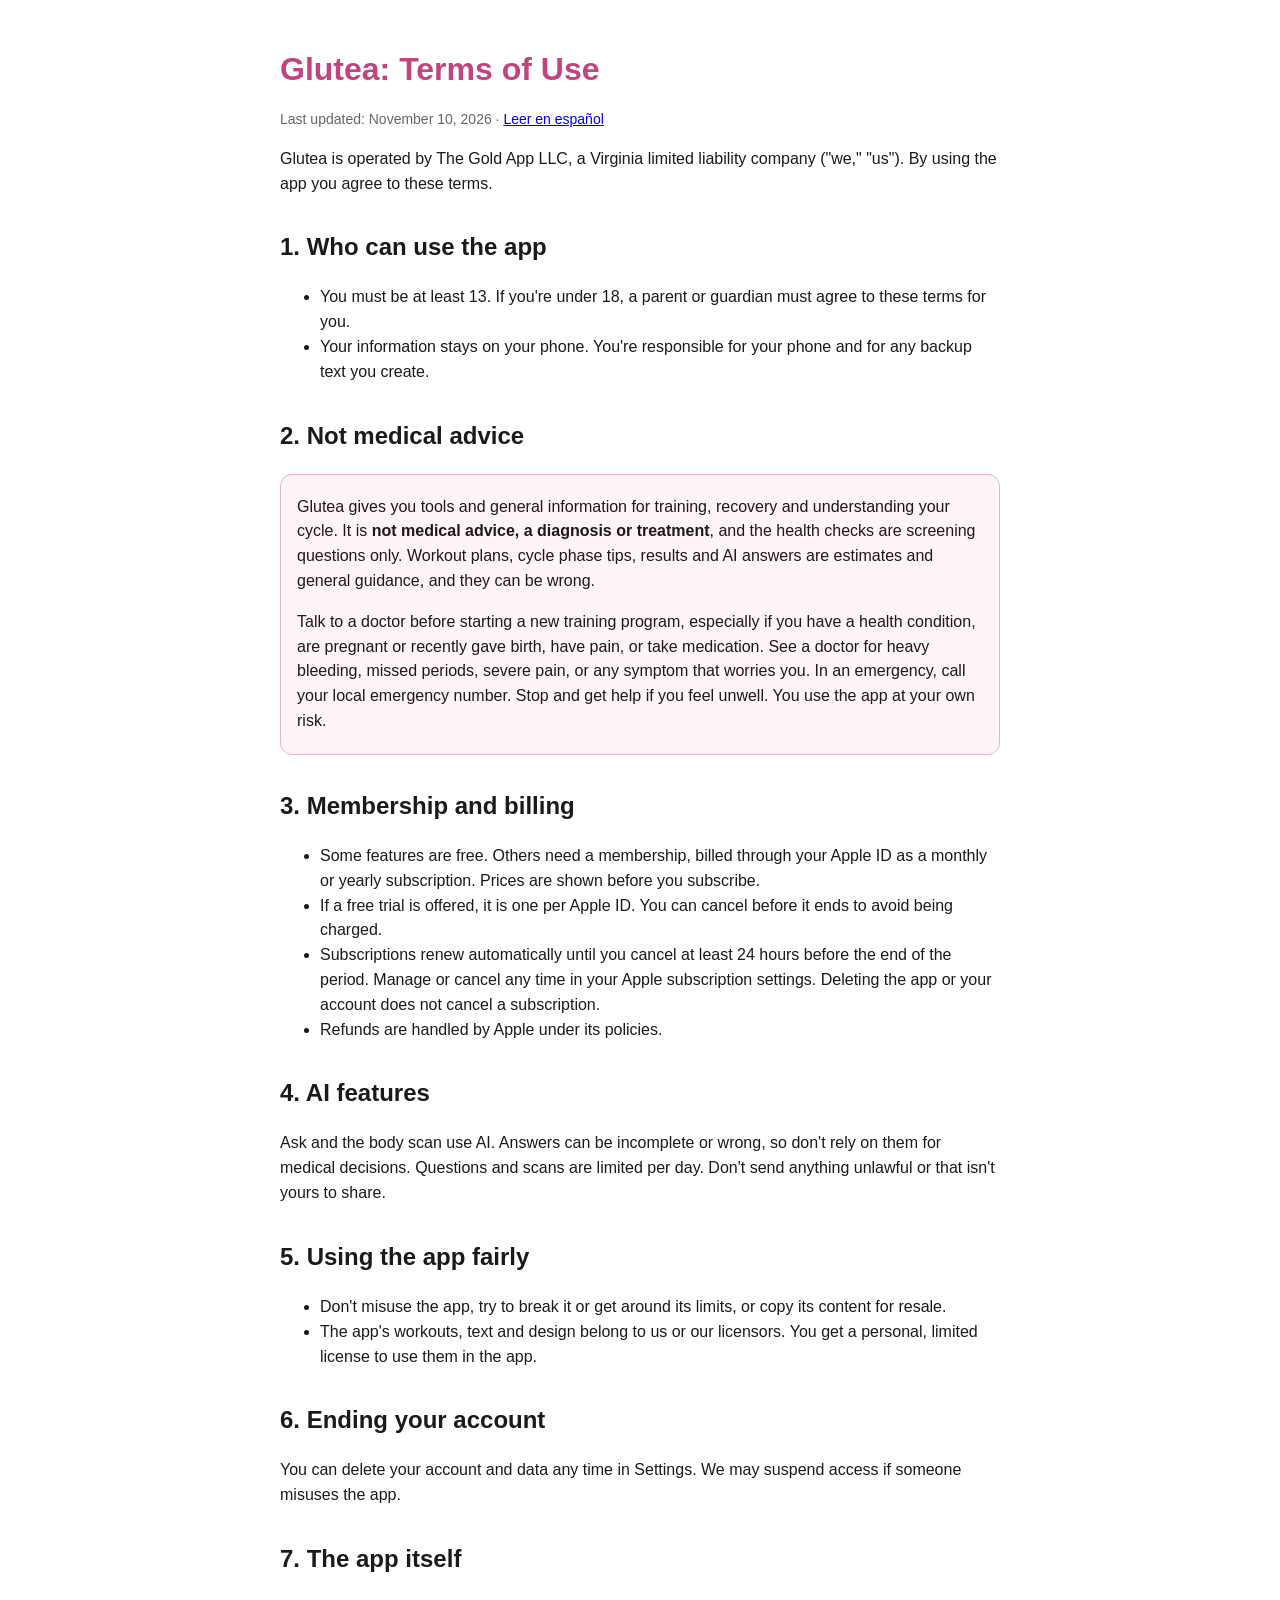
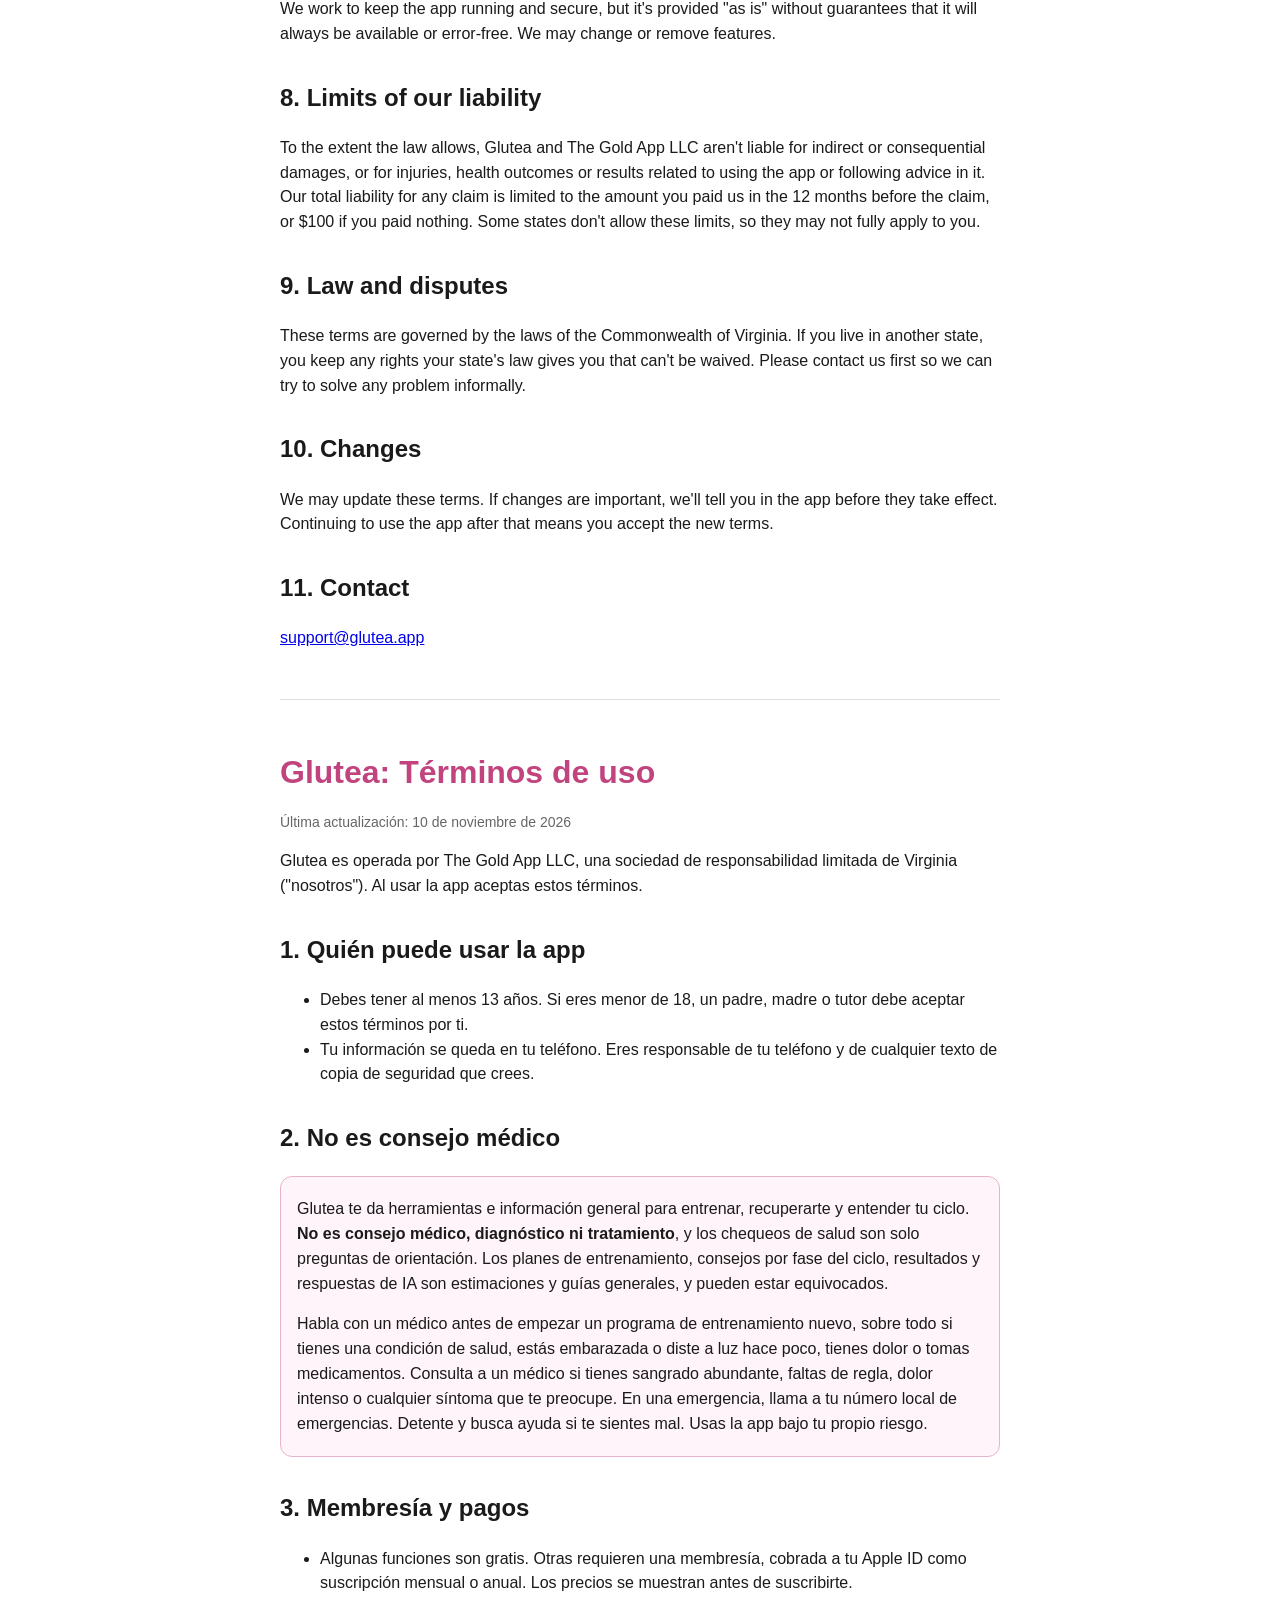
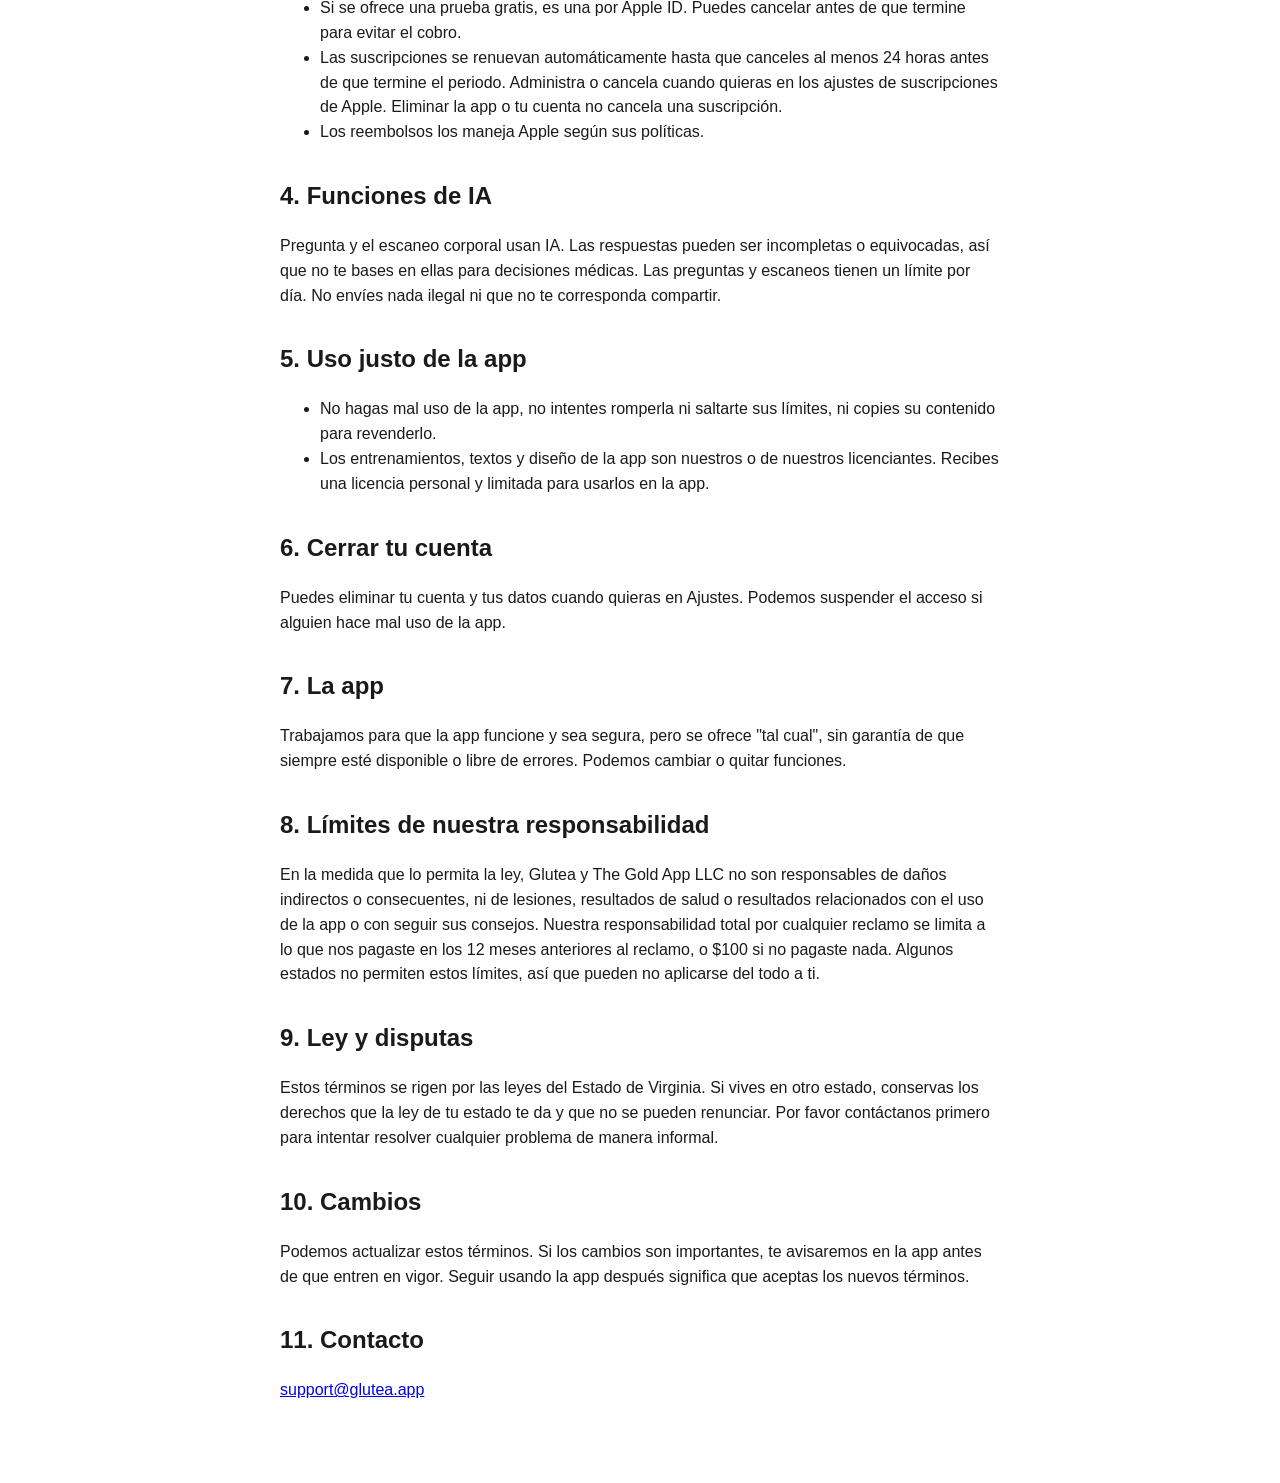
<file: terms/index.html>
<!DOCTYPE html>
<html lang="en">
<head>
<meta charset="utf-8">
<meta name="viewport" content="width=device-width, initial-scale=1">
<title>Terms of Use · Glutea</title>
<style>
  body { font-family: -apple-system, Helvetica, Arial, sans-serif; max-width: 720px; margin: 0 auto; padding: 24px 16px 64px; color: #1a1a1a; line-height: 1.55; }
  h1 { color: #C2447F; margin-bottom: 4px; }
  h2 { margin-top: 32px; }
  .muted { color: #666; font-size: 14px; }
  .box { border: 1.5px solid #E7B3CC; background: #FFF4F9; border-radius: 12px; padding: 4px 16px; }
  hr { border: none; border-top: 1px solid #ddd; margin: 48px 0; }
  @media (prefers-color-scheme: dark) { body { background: #111; color: #eee; } .muted { color: #aaa; } hr { border-color: #333; } .box { background: #2a1620; border-color: #6b3a52; } }
</style>
</head>
<body>

<h1>Glutea: Terms of Use</h1>
<p class="muted">Last updated: November 10, 2026 · <a href="#es">Leer en español</a></p>
<p>Glutea is operated by The Gold App LLC, a Virginia limited liability company ("we," "us"). By using the app you agree to these terms.</p>

<h2>1. Who can use the app</h2>
<ul>
  <li>You must be at least 13. If you're under 18, a parent or guardian must agree to these terms for you.</li>
  <li>Your information stays on your phone. You're responsible for your phone and for any backup text you create.</li>
</ul>

<h2>2. Not medical advice</h2>
<div class="box">
  <p>Glutea gives you tools and general information for training, recovery and understanding your cycle. It is <strong>not medical advice, a diagnosis or treatment</strong>, and the health checks are screening questions only. Workout plans, cycle phase tips, results and AI answers are estimates and general guidance, and they can be wrong.</p>
  <p>Talk to a doctor before starting a new training program, especially if you have a health condition, are pregnant or recently gave birth, have pain, or take medication. See a doctor for heavy bleeding, missed periods, severe pain, or any symptom that worries you. In an emergency, call your local emergency number. Stop and get help if you feel unwell. You use the app at your own risk.</p>
</div>

<h2>3. Membership and billing</h2>
<ul>
  <li>Some features are free. Others need a membership, billed through your Apple ID as a monthly or yearly subscription. Prices are shown before you subscribe.</li>
  <li>If a free trial is offered, it is one per Apple ID. You can cancel before it ends to avoid being charged.</li>
  <li>Subscriptions renew automatically until you cancel at least 24 hours before the end of the period. Manage or cancel any time in your Apple subscription settings. Deleting the app or your account does not cancel a subscription.</li>
  <li>Refunds are handled by Apple under its policies.</li>
</ul>

<h2>4. AI features</h2>
<p>Ask and the body scan use AI. Answers can be incomplete or wrong, so don't rely on them for medical decisions. Questions and scans are limited per day. Don't send anything unlawful or that isn't yours to share.</p>

<h2>5. Using the app fairly</h2>
<ul>
  <li>Don't misuse the app, try to break it or get around its limits, or copy its content for resale.</li>
  <li>The app's workouts, text and design belong to us or our licensors. You get a personal, limited license to use them in the app.</li>
</ul>

<h2>6. Ending your account</h2>
<p>You can delete your account and data any time in Settings. We may suspend access if someone misuses the app.</p>

<h2>7. The app itself</h2>
<p>We work to keep the app running and secure, but it's provided "as is" without guarantees that it will always be available or error-free. We may change or remove features.</p>

<h2>8. Limits of our liability</h2>
<p>To the extent the law allows, Glutea and The Gold App LLC aren't liable for indirect or consequential damages, or for injuries, health outcomes or results related to using the app or following advice in it. Our total liability for any claim is limited to the amount you paid us in the 12 months before the claim, or $100 if you paid nothing. Some states don't allow these limits, so they may not fully apply to you.</p>

<h2>9. Law and disputes</h2>
<p>These terms are governed by the laws of the Commonwealth of Virginia. If you live in another state, you keep any rights your state's law gives you that can't be waived. Please contact us first so we can try to solve any problem informally.</p>

<h2>10. Changes</h2>
<p>We may update these terms. If changes are important, we'll tell you in the app before they take effect. Continuing to use the app after that means you accept the new terms.</p>

<h2>11. Contact</h2>
<p><a href="mailto:support@glutea.app">support@glutea.app</a></p>

<hr>

<h1 id="es">Glutea: Términos de uso</h1>
<p class="muted">Última actualización: 10 de noviembre de 2026</p>
<p>Glutea es operada por The Gold App LLC, una sociedad de responsabilidad limitada de Virginia ("nosotros"). Al usar la app aceptas estos términos.</p>

<h2>1. Quién puede usar la app</h2>
<ul>
  <li>Debes tener al menos 13 años. Si eres menor de 18, un padre, madre o tutor debe aceptar estos términos por ti.</li>
  <li>Tu información se queda en tu teléfono. Eres responsable de tu teléfono y de cualquier texto de copia de seguridad que crees.</li>
</ul>

<h2>2. No es consejo médico</h2>
<div class="box">
  <p>Glutea te da herramientas e información general para entrenar, recuperarte y entender tu ciclo. <strong>No es consejo médico, diagnóstico ni tratamiento</strong>, y los chequeos de salud son solo preguntas de orientación. Los planes de entrenamiento, consejos por fase del ciclo, resultados y respuestas de IA son estimaciones y guías generales, y pueden estar equivocados.</p>
  <p>Habla con un médico antes de empezar un programa de entrenamiento nuevo, sobre todo si tienes una condición de salud, estás embarazada o diste a luz hace poco, tienes dolor o tomas medicamentos. Consulta a un médico si tienes sangrado abundante, faltas de regla, dolor intenso o cualquier síntoma que te preocupe. En una emergencia, llama a tu número local de emergencias. Detente y busca ayuda si te sientes mal. Usas la app bajo tu propio riesgo.</p>
</div>

<h2>3. Membresía y pagos</h2>
<ul>
  <li>Algunas funciones son gratis. Otras requieren una membresía, cobrada a tu Apple ID como suscripción mensual o anual. Los precios se muestran antes de suscribirte.</li>
  <li>Si se ofrece una prueba gratis, es una por Apple ID. Puedes cancelar antes de que termine para evitar el cobro.</li>
  <li>Las suscripciones se renuevan automáticamente hasta que canceles al menos 24 horas antes de que termine el periodo. Administra o cancela cuando quieras en los ajustes de suscripciones de Apple. Eliminar la app o tu cuenta no cancela una suscripción.</li>
  <li>Los reembolsos los maneja Apple según sus políticas.</li>
</ul>

<h2>4. Funciones de IA</h2>
<p>Pregunta y el escaneo corporal usan IA. Las respuestas pueden ser incompletas o equivocadas, así que no te bases en ellas para decisiones médicas. Las preguntas y escaneos tienen un límite por día. No envíes nada ilegal ni que no te corresponda compartir.</p>

<h2>5. Uso justo de la app</h2>
<ul>
  <li>No hagas mal uso de la app, no intentes romperla ni saltarte sus límites, ni copies su contenido para revenderlo.</li>
  <li>Los entrenamientos, textos y diseño de la app son nuestros o de nuestros licenciantes. Recibes una licencia personal y limitada para usarlos en la app.</li>
</ul>

<h2>6. Cerrar tu cuenta</h2>
<p>Puedes eliminar tu cuenta y tus datos cuando quieras en Ajustes. Podemos suspender el acceso si alguien hace mal uso de la app.</p>

<h2>7. La app</h2>
<p>Trabajamos para que la app funcione y sea segura, pero se ofrece "tal cual", sin garantía de que siempre esté disponible o libre de errores. Podemos cambiar o quitar funciones.</p>

<h2>8. Límites de nuestra responsabilidad</h2>
<p>En la medida que lo permita la ley, Glutea y The Gold App LLC no son responsables de daños indirectos o consecuentes, ni de lesiones, resultados de salud o resultados relacionados con el uso de la app o con seguir sus consejos. Nuestra responsabilidad total por cualquier reclamo se limita a lo que nos pagaste en los 12 meses anteriores al reclamo, o $100 si no pagaste nada. Algunos estados no permiten estos límites, así que pueden no aplicarse del todo a ti.</p>

<h2>9. Ley y disputas</h2>
<p>Estos términos se rigen por las leyes del Estado de Virginia. Si vives en otro estado, conservas los derechos que la ley de tu estado te da y que no se pueden renunciar. Por favor contáctanos primero para intentar resolver cualquier problema de manera informal.</p>

<h2>10. Cambios</h2>
<p>Podemos actualizar estos términos. Si los cambios son importantes, te avisaremos en la app antes de que entren en vigor. Seguir usando la app después significa que aceptas los nuevos términos.</p>

<h2>11. Contacto</h2>
<p><a href="mailto:support@glutea.app">support@glutea.app</a></p>

</body>
</html>
</file>
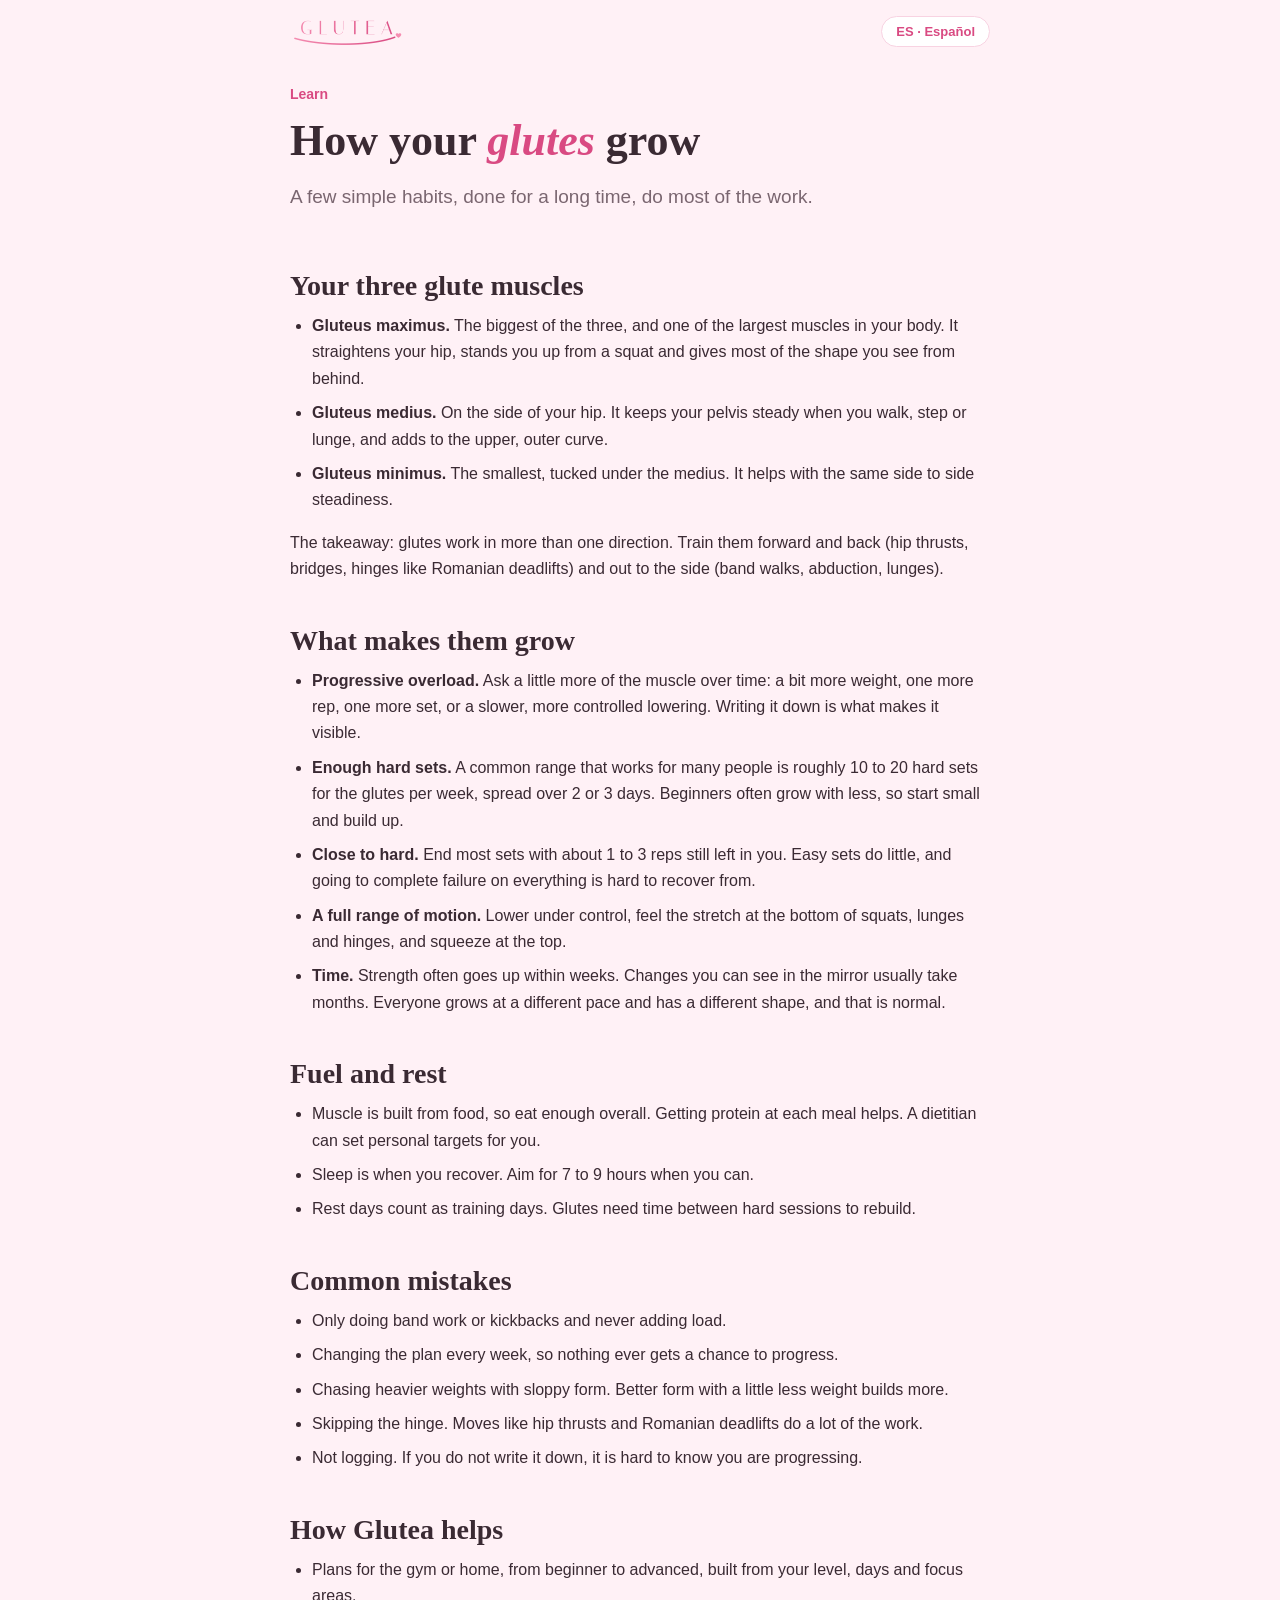
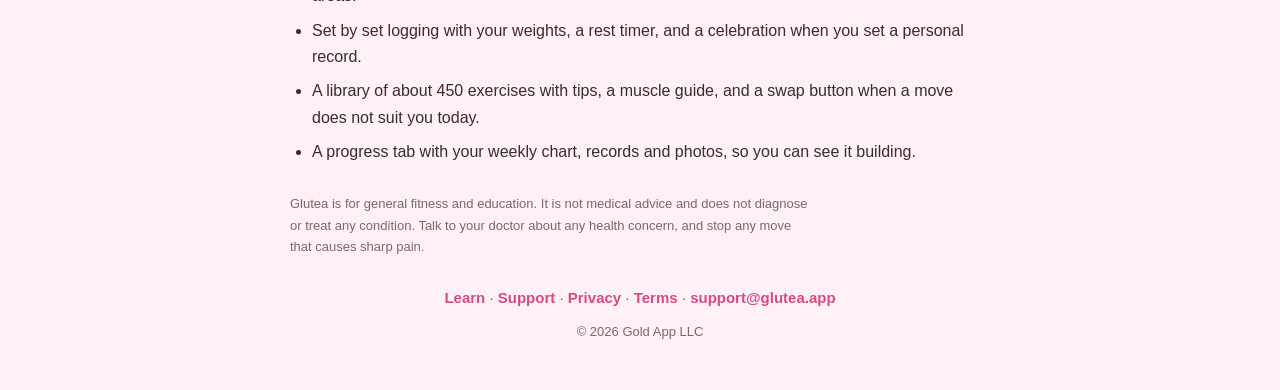
<file: learn/build-your-glutes/index.html>
<!DOCTYPE html>
<html lang="en">
<head>
<meta charset="utf-8">
<meta name="viewport" content="width=device-width, initial-scale=1">
<title>How Glutes Grow · Glutea</title>
<meta name="description" content="The three glute muscles, what makes them grow, and the common mistakes. A plain guide from Glutea.">
<link rel="canonical" href="https://glutea.app/learn/build-your-glutes/">
<link rel="icon" href="/assets/favicon.png">
<link rel="apple-touch-icon" href="/assets/icon.png">
<meta property="og:type" content="article">
<meta property="og:title" content="How Glutes Grow · Glutea">
<meta property="og:description" content="The three glute muscles, what makes them grow, and the common mistakes. A plain guide from Glutea.">
<meta property="og:url" content="https://glutea.app/learn/build-your-glutes/">
<meta property="og:site_name" content="Glutea">
<meta property="og:image" content="https://glutea.app/assets/og-image.png">
<meta property="og:image:width" content="1200">
<meta property="og:image:height" content="630">
<meta name="twitter:card" content="summary_large_image">
<meta name="twitter:image" content="https://glutea.app/assets/og-image.png">
<link rel="stylesheet" href="/assets/learn.css">
</head>
<body data-lang="en">
<div class="wrap">
  <div class="top"><a class="home" href="/"><img src="/assets/wordmark.png" alt="Glutea"></a><button class="lang" id="lang" type="button" aria-label="Change language">ES · Español</button></div>
  <header class="page">
    <p class="crumb"><a href="/learn/"><span data-en>Learn</span><span data-es>Aprende</span></a></p>
    <h1><span data-en>How your <em>glutes</em> grow</span><span data-es>Cómo crecen tus <em>glúteos</em></span></h1>
    <p class="lead"><span data-en>A few simple habits, done for a long time, do most of the work.</span><span data-es>Unos pocos hábitos sencillos, mantenidos por mucho tiempo, hacen la mayor parte del trabajo.</span></p>
  </header>
  <main>
<h2><span data-en>Your three glute muscles</span><span data-es>Tus tres músculos del glúteo</span></h2><ul><li><span data-en><b>Gluteus maximus.</b> The biggest of the three, and one of the largest muscles in your body. It straightens your hip, stands you up from a squat and gives most of the shape you see from behind.</span><span data-es><b>Glúteo mayor.</b> El más grande de los tres y uno de los músculos más grandes del cuerpo. Estira la cadera, te levanta de una sentadilla y da la mayor parte de la forma que se ve por detrás.</span></li><li><span data-en><b>Gluteus medius.</b> On the side of your hip. It keeps your pelvis steady when you walk, step or lunge, and adds to the upper, outer curve.</span><span data-es><b>Glúteo medio.</b> Está en el costado de la cadera. Mantiene estable tu pelvis al caminar, dar un paso o hacer zancadas, y aporta a la curva alta y externa.</span></li><li><span data-en><b>Gluteus minimus.</b> The smallest, tucked under the medius. It helps with the same side to side steadiness.</span><span data-es><b>Glúteo menor.</b> El más pequeño, debajo del medio. Ayuda con la misma estabilidad lateral.</span></li></ul><p><span data-en>The takeaway: glutes work in more than one direction. Train them forward and back (hip thrusts, bridges, hinges like Romanian deadlifts) and out to the side (band walks, abduction, lunges).</span><span data-es>La idea: los glúteos trabajan en más de una dirección. Entrénalos hacia adelante y atrás (empujes de cadera, puentes, bisagras como el peso muerto rumano) y hacia afuera (caminatas con banda, abducciones, zancadas).</span></p><h2><span data-en>What makes them grow</span><span data-es>Qué los hace crecer</span></h2><ul><li><span data-en><b>Progressive overload.</b> Ask a little more of the muscle over time: a bit more weight, one more rep, one more set, or a slower, more controlled lowering. Writing it down is what makes it visible.</span><span data-es><b>Sobrecarga progresiva.</b> Pídele un poco más al músculo con el tiempo: un poco más de peso, una repetición más, una serie más o una bajada más lenta y controlada. Anotarlo es lo que lo hace visible.</span></li><li><span data-en><b>Enough hard sets.</b> A common range that works for many people is roughly 10 to 20 hard sets for the glutes per week, spread over 2 or 3 days. Beginners often grow with less, so start small and build up.</span><span data-es><b>Suficientes series exigentes.</b> Un rango común que funciona para muchas personas es de unas 10 a 20 series exigentes de glúteos por semana, repartidas en 2 o 3 días. Quienes empiezan suelen crecer con menos, así que empieza poco a poco y ve subiendo.</span></li><li><span data-en><b>Close to hard.</b> End most sets with about 1 to 3 reps still left in you. Easy sets do little, and going to complete failure on everything is hard to recover from.</span><span data-es><b>Cerca del límite.</b> Termina la mayoría de las series con unas 1 a 3 repeticiones todavía en reserva. Las series fáciles hacen poco, y llegar al fallo total en todo es difícil de recuperar.</span></li><li><span data-en><b>A full range of motion.</b> Lower under control, feel the stretch at the bottom of squats, lunges and hinges, and squeeze at the top.</span><span data-es><b>Rango completo de movimiento.</b> Baja con control, siente el estiramiento al final de sentadillas, zancadas y bisagras, y aprieta arriba.</span></li><li><span data-en><b>Time.</b> Strength often goes up within weeks. Changes you can see in the mirror usually take months. Everyone grows at a different pace and has a different shape, and that is normal.</span><span data-es><b>Tiempo.</b> La fuerza suele subir en semanas. Los cambios que se ven en el espejo suelen tardar meses. Cada persona avanza a su ritmo y tiene una forma distinta, y eso es normal.</span></li></ul><h2><span data-en>Fuel and rest</span><span data-es>Alimentación y descanso</span></h2><ul><li><span data-en>Muscle is built from food, so eat enough overall. Getting protein at each meal helps. A dietitian can set personal targets for you.</span><span data-es>El músculo se construye con comida, así que come lo suficiente en general. Incluir proteína en cada comida ayuda. Una nutricionista puede fijar metas personales para ti.</span></li><li><span data-en>Sleep is when you recover. Aim for 7 to 9 hours when you can.</span><span data-es>Dormir es cuando te recuperas. Procura dormir de 7 a 9 horas cuando puedas.</span></li><li><span data-en>Rest days count as training days. Glutes need time between hard sessions to rebuild.</span><span data-es>Los días de descanso también cuentan como entrenamiento. Los glúteos necesitan tiempo entre sesiones exigentes para reconstruirse.</span></li></ul><h2><span data-en>Common mistakes</span><span data-es>Errores comunes</span></h2><ul><li><span data-en>Only doing band work or kickbacks and never adding load.</span><span data-es>Hacer solo ejercicios con banda o patadas y nunca aumentar la carga.</span></li><li><span data-en>Changing the plan every week, so nothing ever gets a chance to progress.</span><span data-es>Cambiar el plan cada semana, así que nada tiene oportunidad de progresar.</span></li><li><span data-en>Chasing heavier weights with sloppy form. Better form with a little less weight builds more.</span><span data-es>Perseguir pesos más altos con mala técnica. Mejor técnica con un poco menos de peso construye más.</span></li><li><span data-en>Skipping the hinge. Moves like hip thrusts and Romanian deadlifts do a lot of the work.</span><span data-es>Saltarse la bisagra. Movimientos como el empuje de cadera y el peso muerto rumano hacen gran parte del trabajo.</span></li><li><span data-en>Not logging. If you do not write it down, it is hard to know you are progressing.</span><span data-es>No anotar. Si no lo escribes, es difícil saber que estás progresando.</span></li></ul><h2><span data-en>How Glutea helps</span><span data-es>Cómo te ayuda Glutea</span></h2><ul><li><span data-en>Plans for the gym or home, from beginner to advanced, built from your level, days and focus areas.</span><span data-es>Planes para el gimnasio o la casa, de principiante a avanzado, creados con tu nivel, tus días y tus zonas de enfoque.</span></li><li><span data-en>Set by set logging with your weights, a rest timer, and a celebration when you set a personal record.</span><span data-es>Registro serie por serie con tus pesos, temporizador de descanso y una celebración cuando logras un récord personal.</span></li><li><span data-en>A library of about 450 exercises with tips, a muscle guide, and a swap button when a move does not suit you today.</span><span data-es>Una biblioteca de unos 450 ejercicios con consejos, una guía de músculos y un botón para cambiar un movimiento cuando hoy no te conviene.</span></li><li><span data-en>A progress tab with your weekly chart, records and photos, so you can see it building.</span><span data-es>Una pestaña de progreso con tu gráfica semanal, récords y fotos, para que veas cómo avanzas.</span></li></ul><p class="note"><span data-en>Glutea is for general fitness and education. It is not medical advice and does not diagnose or treat any condition. Talk to your doctor about any health concern, and stop any move that causes sharp pain.</span><span data-es>Glutea es para ejercicio general y educación. No es consejo médico y no diagnostica ni trata ninguna condición. Habla con tu médico sobre cualquier inquietud de salud y detén cualquier movimiento que cause dolor agudo.</span></p>
  </main>
</div>
<footer>
  <div class="links"><a href="/learn/"><span data-en>Learn</span><span data-es>Aprende</span></a> · <a href="/support/"><span data-en>Support</span><span data-es>Soporte</span></a> · <a href="/privacy/"><span data-en>Privacy</span><span data-es>Privacidad</span></a> · <a href="/terms/"><span data-en>Terms</span><span data-es>Términos</span></a> · <a href="mailto:support@glutea.app">support@glutea.app</a></div>
  © 2026 Gold App LLC
</footer>
<script src="/assets/learn.js"></script>
</body>
</html>
</file>
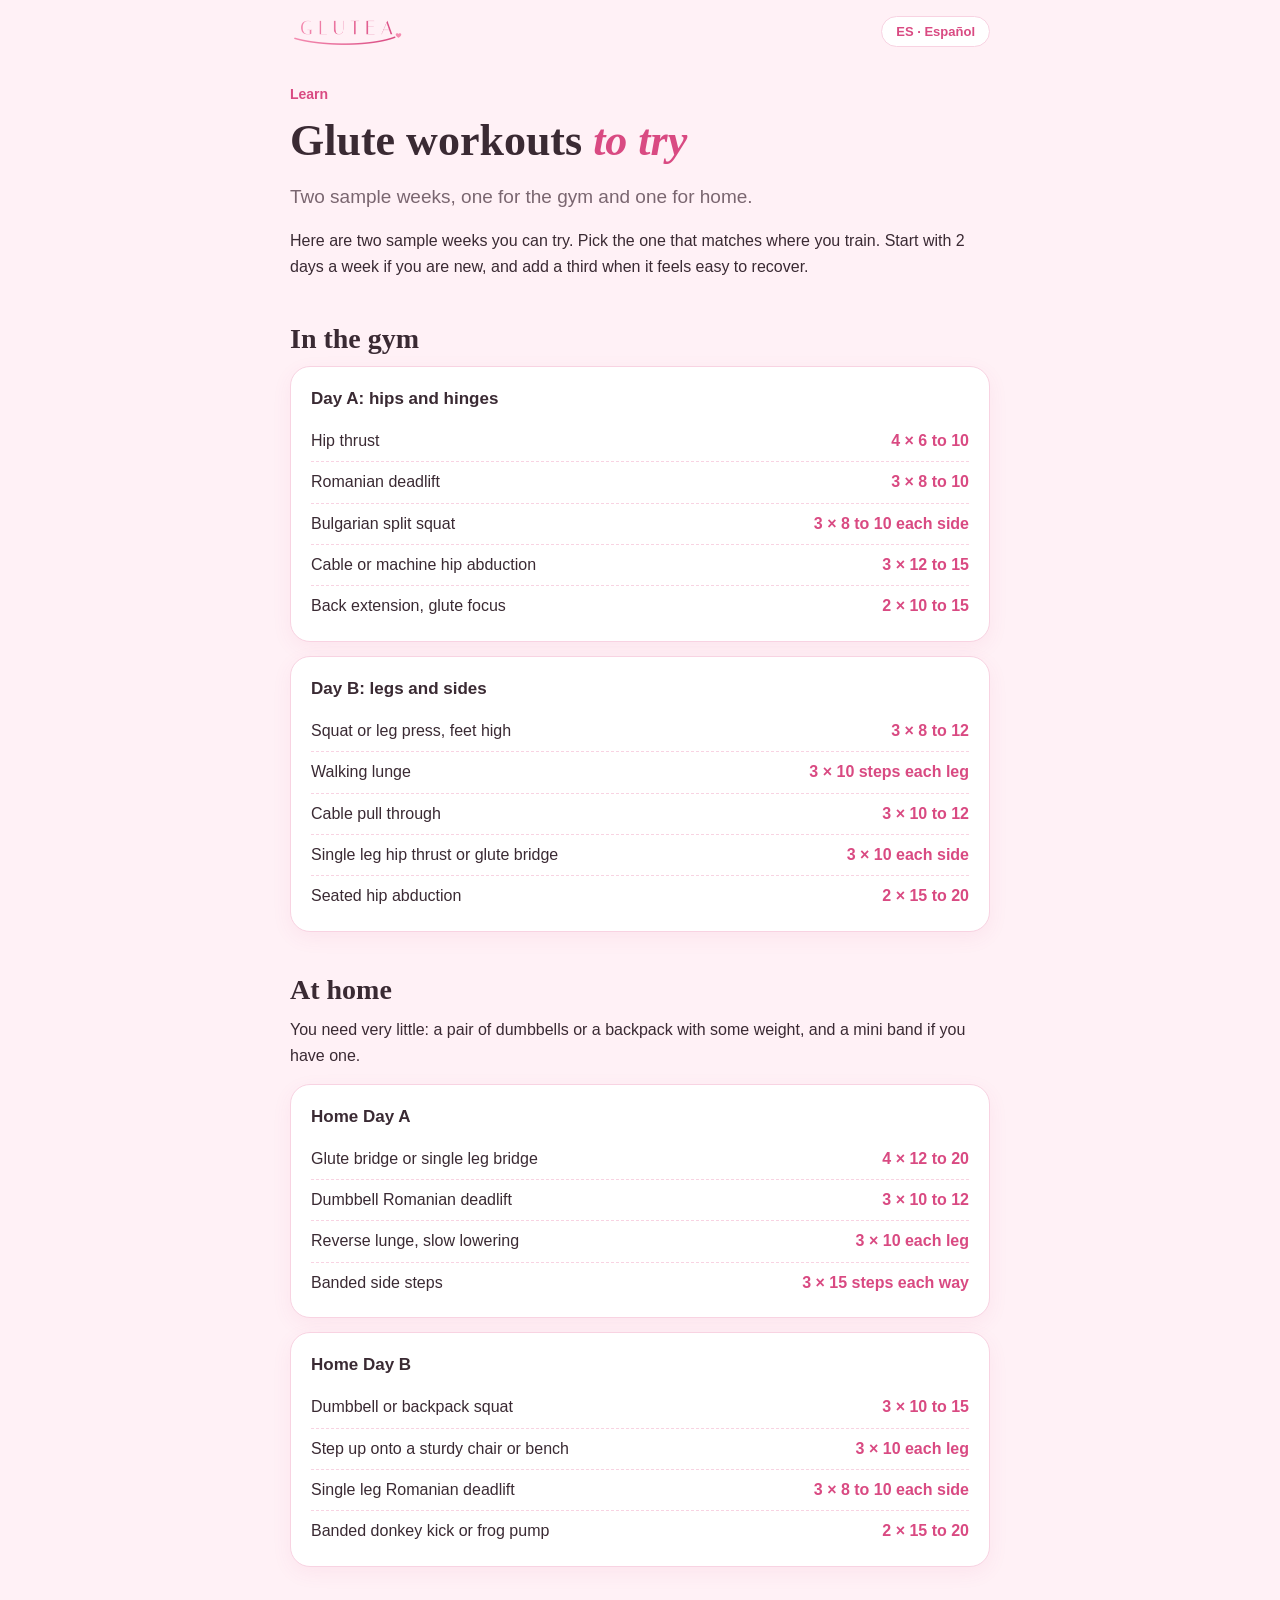
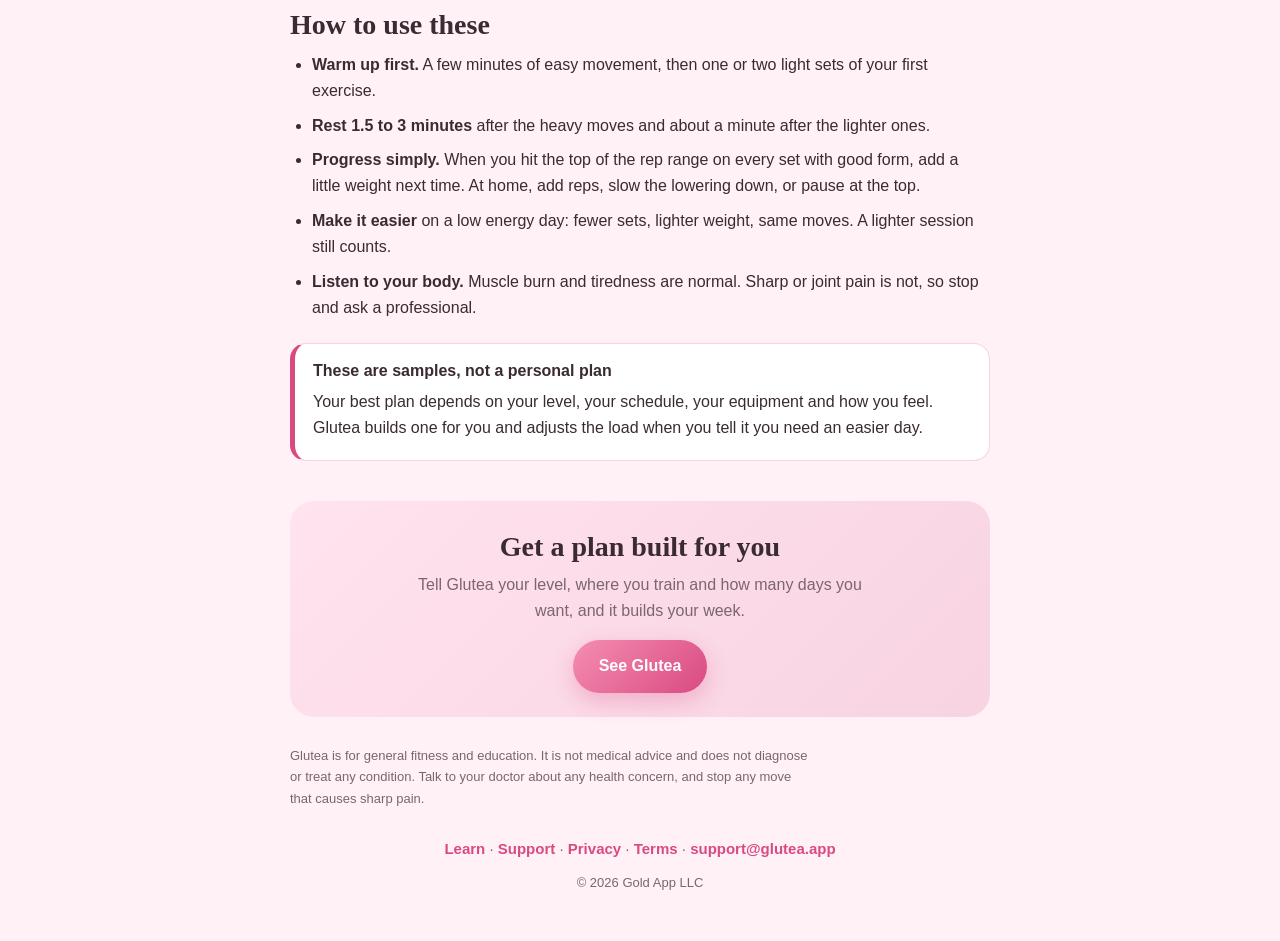
<file: learn/glute-workouts/index.html>
<!DOCTYPE html>
<html lang="en">
<head>
<meta charset="utf-8">
<meta name="viewport" content="width=device-width, initial-scale=1">
<title>Glute Workouts to Try · Glutea</title>
<meta name="description" content="Sample glute workouts for the gym and for home, with sets, reps and simple ways to progress.">
<link rel="canonical" href="https://glutea.app/learn/glute-workouts/">
<link rel="icon" href="/assets/favicon.png">
<link rel="apple-touch-icon" href="/assets/icon.png">
<meta property="og:type" content="article">
<meta property="og:title" content="Glute Workouts to Try · Glutea">
<meta property="og:description" content="Sample glute workouts for the gym and for home, with sets, reps and simple ways to progress.">
<meta property="og:url" content="https://glutea.app/learn/glute-workouts/">
<meta property="og:site_name" content="Glutea">
<meta property="og:image" content="https://glutea.app/assets/og-image.png">
<meta property="og:image:width" content="1200">
<meta property="og:image:height" content="630">
<meta name="twitter:card" content="summary_large_image">
<meta name="twitter:image" content="https://glutea.app/assets/og-image.png">
<link rel="stylesheet" href="/assets/learn.css">
</head>
<body data-lang="en">
<div class="wrap">
  <div class="top"><a class="home" href="/"><img src="/assets/wordmark.png" alt="Glutea"></a><button class="lang" id="lang" type="button" aria-label="Change language">ES · Español</button></div>
  <header class="page">
    <p class="crumb"><a href="/learn/"><span data-en>Learn</span><span data-es>Aprende</span></a></p>
    <h1><span data-en>Glute workouts <em>to try</em></span><span data-es>Rutinas de glúteos <em>para probar</em></span></h1>
    <p class="lead"><span data-en>Two sample weeks, one for the gym and one for home.</span><span data-es>Dos semanas de ejemplo, una para el gimnasio y otra para la casa.</span></p>
  </header>
  <main>
<p><span data-en>Here are two sample weeks you can try. Pick the one that matches where you train. Start with 2 days a week if you are new, and add a third when it feels easy to recover.</span><span data-es>Aquí tienes dos ejemplos de semana. Elige el que corresponda a donde entrenas. Empieza con 2 días por semana si eres principiante y agrega un tercero cuando te recuperes con facilidad.</span></p><h2><span data-en>In the gym</span><span data-es>En el gimnasio</span></h2><div class="day"><h3><span data-en>Day A: hips and hinges</span><span data-es>Día A: caderas y bisagras</span></h3><ul><li><span><span data-en>Hip thrust</span><span data-es>Empuje de cadera</span></span><span class="dose">4 × 6 to 10</span></li><li><span><span data-en>Romanian deadlift</span><span data-es>Peso muerto rumano</span></span><span class="dose">3 × 8 to 10</span></li><li><span><span data-en>Bulgarian split squat</span><span data-es>Sentadilla búlgara</span></span><span class="dose">3 × 8 to 10 each side</span></li><li><span><span data-en>Cable or machine hip abduction</span><span data-es>Abducción de cadera en polea o máquina</span></span><span class="dose">3 × 12 to 15</span></li><li><span><span data-en>Back extension, glute focus</span><span data-es>Extensión de espalda, enfoque en glúteos</span></span><span class="dose">2 × 10 to 15</span></li></ul></div><div class="day"><h3><span data-en>Day B: legs and sides</span><span data-es>Día B: piernas y costados</span></h3><ul><li><span><span data-en>Squat or leg press, feet high</span><span data-es>Sentadilla o prensa, pies arriba</span></span><span class="dose">3 × 8 to 12</span></li><li><span><span data-en>Walking lunge</span><span data-es>Zancada caminando</span></span><span class="dose">3 × 10 steps each leg</span></li><li><span><span data-en>Cable pull through</span><span data-es>Pull through en polea</span></span><span class="dose">3 × 10 to 12</span></li><li><span><span data-en>Single leg hip thrust or glute bridge</span><span data-es>Empuje de cadera o puente a una pierna</span></span><span class="dose">3 × 10 each side</span></li><li><span><span data-en>Seated hip abduction</span><span data-es>Abducción de cadera sentada</span></span><span class="dose">2 × 15 to 20</span></li></ul></div><h2><span data-en>At home</span><span data-es>En casa</span></h2><p><span data-en>You need very little: a pair of dumbbells or a backpack with some weight, and a mini band if you have one.</span><span data-es>Necesitas muy poco: un par de mancuernas o una mochila con algo de peso, y una mini banda si tienes.</span></p><div class="day"><h3><span data-en>Home Day A</span><span data-es>Casa, Día A</span></h3><ul><li><span><span data-en>Glute bridge or single leg bridge</span><span data-es>Puente de glúteo o puente a una pierna</span></span><span class="dose">4 × 12 to 20</span></li><li><span><span data-en>Dumbbell Romanian deadlift</span><span data-es>Peso muerto rumano con mancuernas</span></span><span class="dose">3 × 10 to 12</span></li><li><span><span data-en>Reverse lunge, slow lowering</span><span data-es>Zancada hacia atrás, bajada lenta</span></span><span class="dose">3 × 10 each leg</span></li><li><span><span data-en>Banded side steps</span><span data-es>Pasos laterales con banda</span></span><span class="dose">3 × 15 steps each way</span></li></ul></div><div class="day"><h3><span data-en>Home Day B</span><span data-es>Casa, Día B</span></h3><ul><li><span><span data-en>Dumbbell or backpack squat</span><span data-es>Sentadilla con mancuerna o mochila</span></span><span class="dose">3 × 10 to 15</span></li><li><span><span data-en>Step up onto a sturdy chair or bench</span><span data-es>Subida a una silla o banco firme</span></span><span class="dose">3 × 10 each leg</span></li><li><span><span data-en>Single leg Romanian deadlift</span><span data-es>Peso muerto rumano a una pierna</span></span><span class="dose">3 × 8 to 10 each side</span></li><li><span><span data-en>Banded donkey kick or frog pump</span><span data-es>Patada de burro con banda o frog pump</span></span><span class="dose">2 × 15 to 20</span></li></ul></div><h2><span data-en>How to use these</span><span data-es>Cómo usarlas</span></h2><ul><li><span data-en><b>Warm up first.</b> A few minutes of easy movement, then one or two light sets of your first exercise.</span><span data-es><b>Calienta primero.</b> Unos minutos de movimiento suave y luego una o dos series ligeras de tu primer ejercicio.</span></li><li><span data-en><b>Rest 1.5 to 3 minutes</b> after the heavy moves and about a minute after the lighter ones.</span><span data-es><b>Descansa de 1,5 a 3 minutos</b> después de los movimientos pesados y cerca de un minuto después de los ligeros.</span></li><li><span data-en><b>Progress simply.</b> When you hit the top of the rep range on every set with good form, add a little weight next time. At home, add reps, slow the lowering down, or pause at the top.</span><span data-es><b>Progresa con sencillez.</b> Cuando llegues al máximo de repeticiones en todas las series con buena técnica, sube un poco el peso la próxima vez. En casa, agrega repeticiones, baja más lento o haz una pausa arriba.</span></li><li><span data-en><b>Make it easier</b> on a low energy day: fewer sets, lighter weight, same moves. A lighter session still counts.</span><span data-es><b>Hazlo más fácil</b> en un día de poca energía: menos series, menos peso, los mismos movimientos. Una sesión más ligera también cuenta.</span></li><li><span data-en><b>Listen to your body.</b> Muscle burn and tiredness are normal. Sharp or joint pain is not, so stop and ask a professional.</span><span data-es><b>Escucha a tu cuerpo.</b> El ardor muscular y el cansancio son normales. El dolor agudo o en las articulaciones no lo es, así que detente y consulta a un profesional.</span></li></ul><div class="callout"><b class="t"><span data-en>These are samples, not a personal plan</span><span data-es>Son ejemplos, no un plan personal</span></b><p><span data-en>Your best plan depends on your level, your schedule, your equipment and how you feel. Glutea builds one for you and adjusts the load when you tell it you need an easier day.</span><span data-es>Tu mejor plan depende de tu nivel, tu horario, tu equipo y cómo te sientes. Glutea crea uno para ti y ajusta la carga cuando le dices que necesitas un día más suave.</span></p></div><div class="cta">
  <h2><span data-en>Get a plan built for you</span><span data-es>Recibe un plan hecho para ti</span></h2>
  <p><span data-en>Tell Glutea your level, where you train and how many days you want, and it builds your week.</span><span data-es>Cuéntale a Glutea tu nivel, dónde entrenas y cuántos días quieres, y ella arma tu semana.</span></p>
  <a class="btn" href="/"><span data-en>See Glutea</span><span data-es>Conoce Glutea</span></a>
</div><p class="note"><span data-en>Glutea is for general fitness and education. It is not medical advice and does not diagnose or treat any condition. Talk to your doctor about any health concern, and stop any move that causes sharp pain.</span><span data-es>Glutea es para ejercicio general y educación. No es consejo médico y no diagnostica ni trata ninguna condición. Habla con tu médico sobre cualquier inquietud de salud y detén cualquier movimiento que cause dolor agudo.</span></p>
  </main>
</div>
<footer>
  <div class="links"><a href="/learn/"><span data-en>Learn</span><span data-es>Aprende</span></a> · <a href="/support/"><span data-en>Support</span><span data-es>Soporte</span></a> · <a href="/privacy/"><span data-en>Privacy</span><span data-es>Privacidad</span></a> · <a href="/terms/"><span data-en>Terms</span><span data-es>Términos</span></a> · <a href="mailto:support@glutea.app">support@glutea.app</a></div>
  © 2026 Gold App LLC
</footer>
<script src="/assets/learn.js"></script>
</body>
</html>
</file>
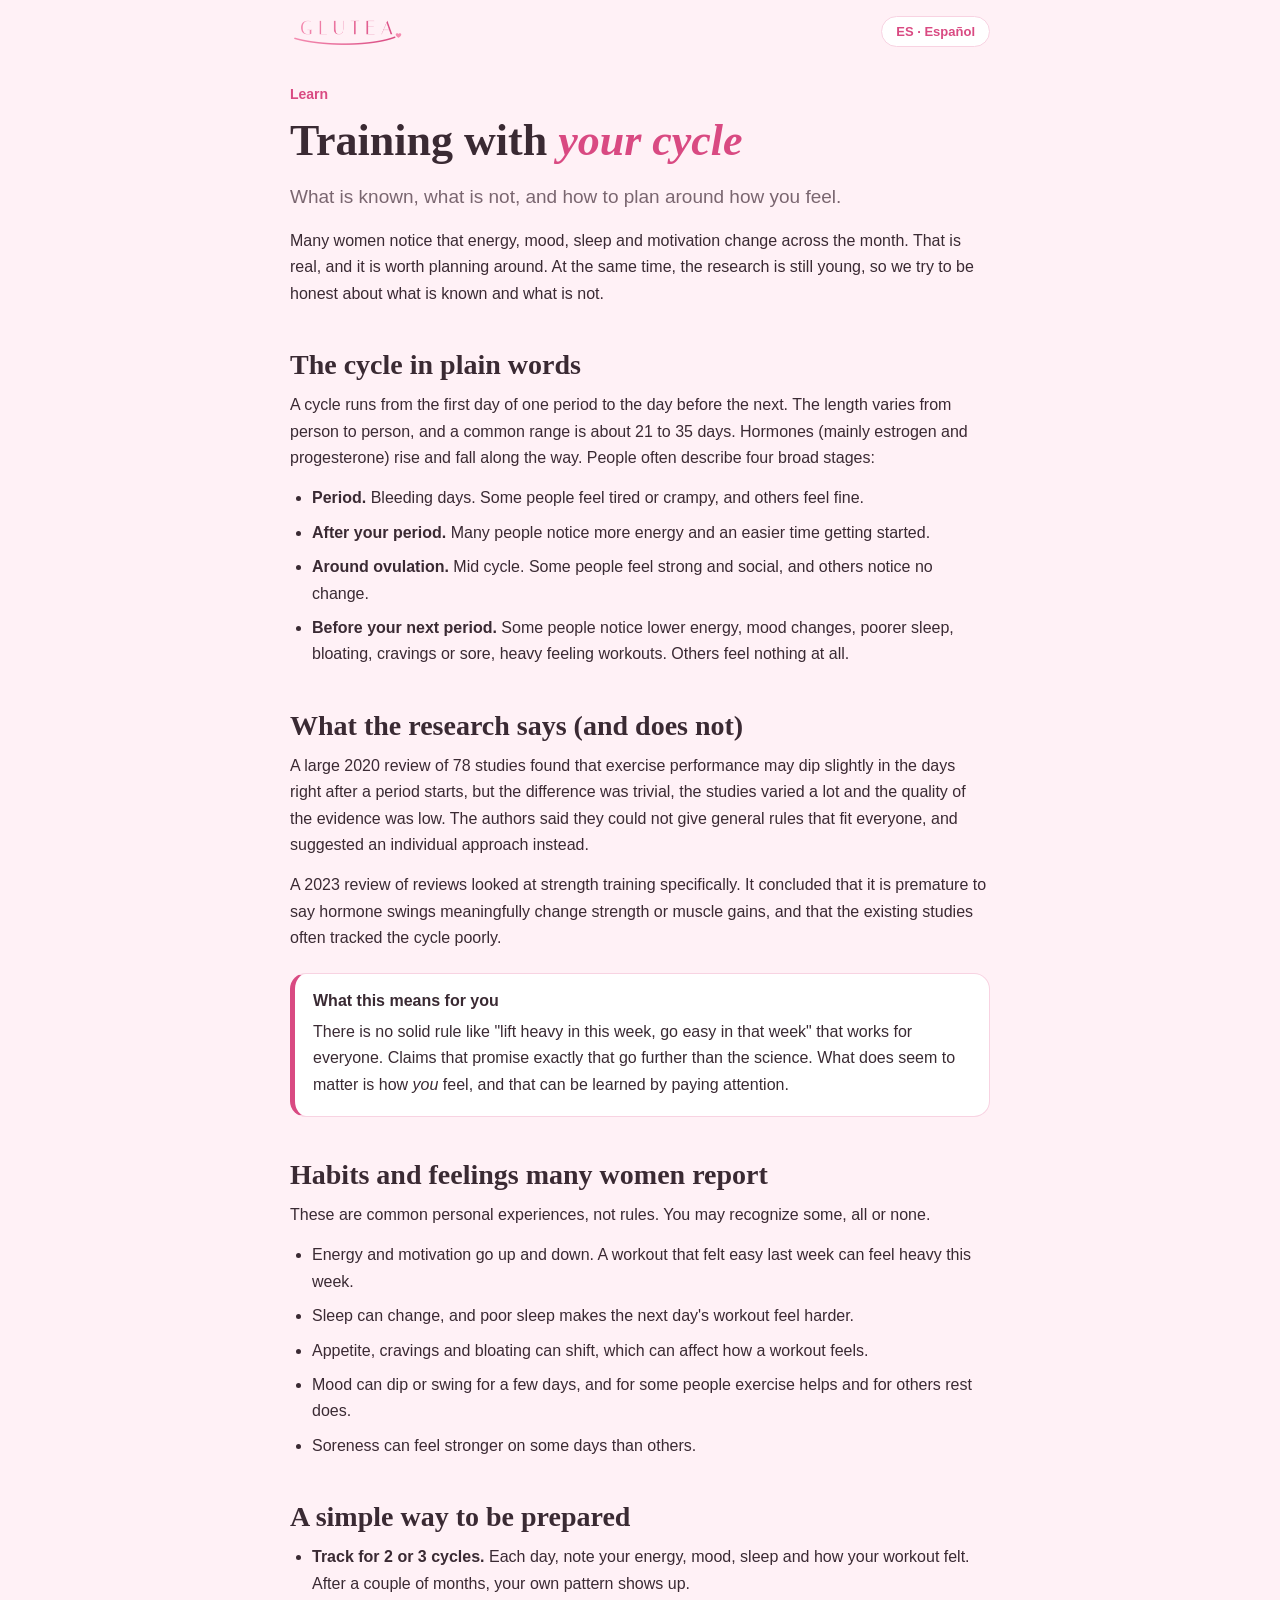
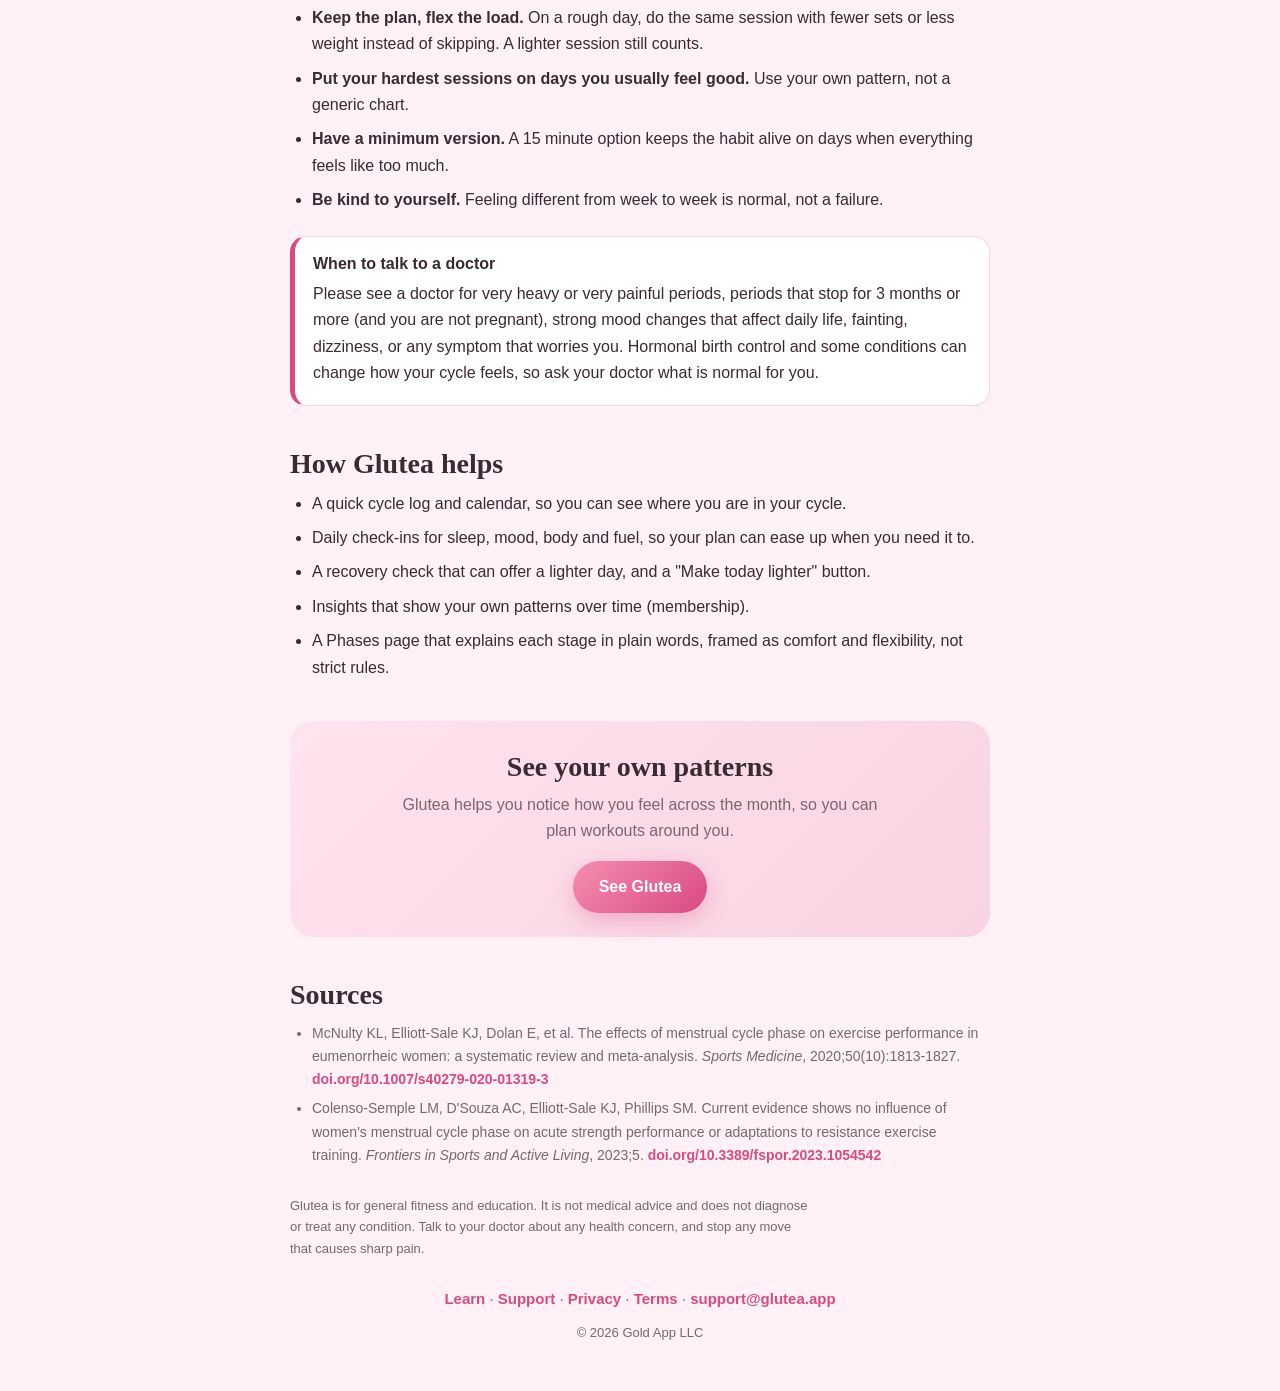
<file: learn/training-with-your-cycle/index.html>
<!DOCTYPE html>
<html lang="en">
<head>
<meta charset="utf-8">
<meta name="viewport" content="width=device-width, initial-scale=1">
<title>Training With Your Cycle · Glutea</title>
<meta name="description" content="What research says about training and the menstrual cycle, what many women report, and a simple way to be prepared.">
<link rel="canonical" href="https://glutea.app/learn/training-with-your-cycle/">
<link rel="icon" href="/assets/favicon.png">
<link rel="apple-touch-icon" href="/assets/icon.png">
<meta property="og:type" content="article">
<meta property="og:title" content="Training With Your Cycle · Glutea">
<meta property="og:description" content="What research says about training and the menstrual cycle, what many women report, and a simple way to be prepared.">
<meta property="og:url" content="https://glutea.app/learn/training-with-your-cycle/">
<meta property="og:site_name" content="Glutea">
<meta property="og:image" content="https://glutea.app/assets/og-image.png">
<meta property="og:image:width" content="1200">
<meta property="og:image:height" content="630">
<meta name="twitter:card" content="summary_large_image">
<meta name="twitter:image" content="https://glutea.app/assets/og-image.png">
<link rel="stylesheet" href="/assets/learn.css">
</head>
<body data-lang="en">
<div class="wrap">
  <div class="top"><a class="home" href="/"><img src="/assets/wordmark.png" alt="Glutea"></a><button class="lang" id="lang" type="button" aria-label="Change language">ES · Español</button></div>
  <header class="page">
    <p class="crumb"><a href="/learn/"><span data-en>Learn</span><span data-es>Aprende</span></a></p>
    <h1><span data-en>Training with <em>your cycle</em></span><span data-es>Entrenar con <em>tu ciclo</em></span></h1>
    <p class="lead"><span data-en>What is known, what is not, and how to plan around how you feel.</span><span data-es>Lo que se sabe, lo que no y cómo planear según cómo te sientes.</span></p>
  </header>
  <main>
<p><span data-en>Many women notice that energy, mood, sleep and motivation change across the month. That is real, and it is worth planning around. At the same time, the research is still young, so we try to be honest about what is known and what is not.</span><span data-es>Muchas mujeres notan que la energía, el ánimo, el sueño y la motivación cambian a lo largo del mes. Eso es real y vale la pena tenerlo en cuenta. Al mismo tiempo, la investigación todavía es joven, así que intentamos ser honestas sobre lo que se sabe y lo que no.</span></p><h2><span data-en>The cycle in plain words</span><span data-es>El ciclo en palabras sencillas</span></h2><p><span data-en>A cycle runs from the first day of one period to the day before the next. The length varies from person to person, and a common range is about 21 to 35 days. Hormones (mainly estrogen and progesterone) rise and fall along the way. People often describe four broad stages:</span><span data-es>Un ciclo va desde el primer día de una regla hasta el día antes de la siguiente. La duración cambia de persona a persona y un rango común es de unos 21 a 35 días. Las hormonas (sobre todo el estrógeno y la progesterona) suben y bajan en el camino. Suele describirse en cuatro etapas generales:</span></p><ul><li><span data-en><b>Period.</b> Bleeding days. Some people feel tired or crampy, and others feel fine.</span><span data-es><b>Regla.</b> Los días de sangrado. Algunas personas se sienten cansadas o con cólicos y otras se sienten bien.</span></li><li><span data-en><b>After your period.</b> Many people notice more energy and an easier time getting started.</span><span data-es><b>Después de la regla.</b> Muchas personas notan más energía y les resulta más fácil empezar.</span></li><li><span data-en><b>Around ovulation.</b> Mid cycle. Some people feel strong and social, and others notice no change.</span><span data-es><b>Alrededor de la ovulación.</b> A mitad del ciclo. Algunas personas se sienten fuertes y sociables y otras no notan cambio.</span></li><li><span data-en><b>Before your next period.</b> Some people notice lower energy, mood changes, poorer sleep, bloating, cravings or sore, heavy feeling workouts. Others feel nothing at all.</span><span data-es><b>Antes de la siguiente regla.</b> Algunas personas notan menos energía, cambios de ánimo, peor sueño, hinchazón, antojos o entrenamientos que se sienten pesados y adoloridos. Otras no sienten nada.</span></li></ul><h2><span data-en>What the research says (and does not)</span><span data-es>Lo que dice la investigación (y lo que no)</span></h2><p><span data-en>A large 2020 review of 78 studies found that exercise performance may dip slightly in the days right after a period starts, but the difference was trivial, the studies varied a lot and the quality of the evidence was low. The authors said they could not give general rules that fit everyone, and suggested an individual approach instead.</span><span data-es>Una revisión grande de 2020 con 78 estudios encontró que el rendimiento en el ejercicio podría bajar un poco justo después de que empieza la regla, pero la diferencia fue mínima, los estudios variaban mucho y la calidad de la evidencia fue baja. Las autoras dijeron que no podían dar reglas generales para todas y sugirieron un enfoque individual.</span></p><p><span data-en>A 2023 review of reviews looked at strength training specifically. It concluded that it is premature to say hormone swings meaningfully change strength or muscle gains, and that the existing studies often tracked the cycle poorly.</span><span data-es>Una revisión de revisiones de 2023 miró específicamente el entrenamiento de fuerza. Concluyó que es prematuro decir que los cambios hormonales alteran de forma importante la fuerza o la ganancia de músculo, y que los estudios existentes muchas veces seguían el ciclo de forma deficiente.</span></p><div class="callout"><b class="t"><span data-en>What this means for you</span><span data-es>Qué significa para ti</span></b><p><span data-en>There is no solid rule like "lift heavy in this week, go easy in that week" that works for everyone. Claims that promise exactly that go further than the science. What does seem to matter is how <i>you</i> feel, and that can be learned by paying attention.</span><span data-es>No existe una regla sólida como "levanta pesado esta semana y ve suave la otra" que funcione para todas. Las afirmaciones que prometen justo eso van más allá de la ciencia. Lo que sí parece importar es cómo te sientes <i>tú</i>, y eso se aprende prestando atención.</span></p></div><h2><span data-en>Habits and feelings many women report</span><span data-es>Hábitos y sensaciones que muchas mujeres cuentan</span></h2><p><span data-en>These are common personal experiences, not rules. You may recognize some, all or none.</span><span data-es>Son experiencias personales comunes, no reglas. Puede que reconozcas algunas, todas o ninguna.</span></p><ul><li><span data-en>Energy and motivation go up and down. A workout that felt easy last week can feel heavy this week.</span><span data-es>La energía y la motivación suben y bajan. Un entrenamiento que se sintió fácil la semana pasada puede sentirse pesado esta semana.</span></li><li><span data-en>Sleep can change, and poor sleep makes the next day's workout feel harder.</span><span data-es>El sueño puede cambiar, y dormir mal hace que el entrenamiento del día siguiente se sienta más difícil.</span></li><li><span data-en>Appetite, cravings and bloating can shift, which can affect how a workout feels.</span><span data-es>El apetito, los antojos y la hinchazón pueden cambiar, y eso afecta cómo se siente un entrenamiento.</span></li><li><span data-en>Mood can dip or swing for a few days, and for some people exercise helps and for others rest does.</span><span data-es>El ánimo puede bajar o cambiar por unos días, y a algunas personas les ayuda el ejercicio y a otras el descanso.</span></li><li><span data-en>Soreness can feel stronger on some days than others.</span><span data-es>El dolor muscular puede sentirse más fuerte en unos días que en otros.</span></li></ul><h2><span data-en>A simple way to be prepared</span><span data-es>Una forma sencilla de estar preparada</span></h2><ul><li><span data-en><b>Track for 2 or 3 cycles.</b> Each day, note your energy, mood, sleep and how your workout felt. After a couple of months, your own pattern shows up.</span><span data-es><b>Registra durante 2 o 3 ciclos.</b> Cada día anota tu energía, ánimo, sueño y cómo se sintió tu entrenamiento. Después de un par de meses aparece tu propio patrón.</span></li><li><span data-en><b>Keep the plan, flex the load.</b> On a rough day, do the same session with fewer sets or less weight instead of skipping. A lighter session still counts.</span><span data-es><b>Mantén el plan y ajusta la carga.</b> En un día difícil, haz la misma sesión con menos series o menos peso en lugar de saltarla. Una sesión más ligera también cuenta.</span></li><li><span data-en><b>Put your hardest sessions on days you usually feel good.</b> Use your own pattern, not a generic chart.</span><span data-es><b>Pon tus sesiones más duras en los días que sueles sentirte bien.</b> Usa tu propio patrón, no una tabla genérica.</span></li><li><span data-en><b>Have a minimum version.</b> A 15 minute option keeps the habit alive on days when everything feels like too much.</span><span data-es><b>Ten una versión mínima.</b> Una opción de 15 minutos mantiene el hábito en los días en que todo se siente demasiado.</span></li><li><span data-en><b>Be kind to yourself.</b> Feeling different from week to week is normal, not a failure.</span><span data-es><b>Sé amable contigo misma.</b> Sentirte distinta de una semana a otra es normal, no un fracaso.</span></li></ul><div class="callout"><b class="t"><span data-en>When to talk to a doctor</span><span data-es>Cuándo hablar con tu médico</span></b><p><span data-en>Please see a doctor for very heavy or very painful periods, periods that stop for 3 months or more (and you are not pregnant), strong mood changes that affect daily life, fainting, dizziness, or any symptom that worries you. Hormonal birth control and some conditions can change how your cycle feels, so ask your doctor what is normal for you.</span><span data-es>Consulta a tu médico si tienes reglas muy abundantes o muy dolorosas, si tu regla se detiene por 3 meses o más (y no estás embarazada), cambios fuertes de ánimo que afectan tu vida diaria, desmayos, mareos o cualquier síntoma que te preocupe. Los anticonceptivos hormonales y algunas condiciones pueden cambiar cómo se siente tu ciclo, así que pregunta a tu médico qué es normal para ti.</span></p></div><h2><span data-en>How Glutea helps</span><span data-es>Cómo te ayuda Glutea</span></h2><ul><li><span data-en>A quick cycle log and calendar, so you can see where you are in your cycle.</span><span data-es>Un registro y calendario del ciclo, para que veas en qué parte de tu ciclo estás.</span></li><li><span data-en>Daily check-ins for sleep, mood, body and fuel, so your plan can ease up when you need it to.</span><span data-es>Revisiones diarias de sueño, ánimo, cuerpo y comida, para que tu plan baje el ritmo cuando lo necesites.</span></li><li><span data-en>A recovery check that can offer a lighter day, and a "Make today lighter" button.</span><span data-es>Una revisión de recuperación que puede ofrecerte un día más ligero, y un botón de "Hacer hoy más ligero".</span></li><li><span data-en>Insights that show your own patterns over time (membership).</span><span data-es>Resultados que muestran tus propios patrones con el tiempo (membresía).</span></li><li><span data-en>A Phases page that explains each stage in plain words, framed as comfort and flexibility, not strict rules.</span><span data-es>Una página de Fases que explica cada etapa con palabras claras, pensada para tu comodidad y flexibilidad, no como reglas estrictas.</span></li></ul><div class="cta">
  <h2><span data-en>See your own patterns</span><span data-es>Descubre tus propios patrones</span></h2>
  <p><span data-en>Glutea helps you notice how you feel across the month, so you can plan workouts around you.</span><span data-es>Glutea te ayuda a notar cómo te sientes durante el mes, para que planees tus entrenamientos a tu medida.</span></p>
  <a class="btn" href="/"><span data-en>See Glutea</span><span data-es>Conoce Glutea</span></a>
</div><h2><span data-en>Sources</span><span data-es>Fuentes</span></h2><ul class="sources"><li>McNulty KL, Elliott-Sale KJ, Dolan E, et al. The effects of menstrual cycle phase on exercise performance in eumenorrheic women: a systematic review and meta-analysis. <i>Sports Medicine</i>, 2020;50(10):1813-1827. <a href="https://doi.org/10.1007/s40279-020-01319-3" rel="noopener">doi.org/10.1007/s40279-020-01319-3</a></li><li>Colenso-Semple LM, D'Souza AC, Elliott-Sale KJ, Phillips SM. Current evidence shows no influence of women's menstrual cycle phase on acute strength performance or adaptations to resistance exercise training. <i>Frontiers in Sports and Active Living</i>, 2023;5. <a href="https://doi.org/10.3389/fspor.2023.1054542" rel="noopener">doi.org/10.3389/fspor.2023.1054542</a></li></ul><p class="note"><span data-en>Glutea is for general fitness and education. It is not medical advice and does not diagnose or treat any condition. Talk to your doctor about any health concern, and stop any move that causes sharp pain.</span><span data-es>Glutea es para ejercicio general y educación. No es consejo médico y no diagnostica ni trata ninguna condición. Habla con tu médico sobre cualquier inquietud de salud y detén cualquier movimiento que cause dolor agudo.</span></p>
  </main>
</div>
<footer>
  <div class="links"><a href="/learn/"><span data-en>Learn</span><span data-es>Aprende</span></a> · <a href="/support/"><span data-en>Support</span><span data-es>Soporte</span></a> · <a href="/privacy/"><span data-en>Privacy</span><span data-es>Privacidad</span></a> · <a href="/terms/"><span data-en>Terms</span><span data-es>Términos</span></a> · <a href="mailto:support@glutea.app">support@glutea.app</a></div>
  © 2026 Gold App LLC
</footer>
<script src="/assets/learn.js"></script>
</body>
</html>
</file>
<file: assets/learn.css>
:root { --bg: #FFF1F6; --bg2: #FFE3EE; --card: #FFFFFF; --ink: #3A2A33; --muted: #7A6670; --pink: #D94A82; --pink2: #F58DB1; --soft: #F8D3E2; }
@media (prefers-color-scheme: dark) { :root { --bg: #1B1015; --bg2: #2A1620; --card: #26161D; --ink: #F7E8EF; --muted: #BFA3B0; --pink: #F58DB1; --pink2: #D94A82; --soft: #4A2837; } }
* { box-sizing: border-box; }
html { scroll-behavior: smooth; }
body { margin: 0; background: var(--bg); color: var(--ink); font-family: -apple-system, Helvetica, Arial, sans-serif; line-height: 1.65; }
[data-lang="en"] [data-es], [data-lang="es"] [data-en] { display: none !important; }
a { color: var(--pink); font-weight: 600; text-decoration: none; }
a:hover { text-decoration: underline; }
.wrap { max-width: 740px; margin: 0 auto; padding: 0 20px; }
.top { display: flex; justify-content: space-between; align-items: center; gap: 10px; padding: 16px 0 0; }
.top .home { display: flex; align-items: center; gap: 10px; }
.top .home img { height: 30px; width: auto; display: block; }
.lang { border: 1.5px solid var(--soft); background: var(--card); color: var(--pink); font-weight: 700; font-size: 13px; padding: 7px 14px; border-radius: 999px; cursor: pointer; font-family: inherit; }
header.page { padding: 36px 0 8px; }
.crumb { font-size: 14px; color: var(--muted); margin: 0 0 10px; }
h1 { font-family: "Iowan Old Style", Georgia, "Times New Roman", serif; font-weight: 600; font-size: clamp(30px, 6vw, 44px); line-height: 1.15; margin: 0 0 14px; text-wrap: balance; }
h1 em { color: var(--pink); font-style: italic; }
.lead { color: var(--muted); font-size: 19px; margin: 0 0 8px; }
h2 { font-family: "Iowan Old Style", Georgia, serif; font-weight: 600; font-size: clamp(22px, 4vw, 28px); line-height: 1.25; margin: 40px 0 10px; }
h3 { font-size: 17px; margin: 22px 0 4px; }
p { margin: 0 0 14px; }
ul, ol { margin: 0 0 16px; padding-left: 22px; }
li { margin-bottom: 8px; }
.muted { color: var(--muted); }
.callout { background: var(--card); border: 1.5px solid var(--soft); border-left: 5px solid var(--pink); border-radius: 16px; padding: 14px 18px 4px; margin: 22px 0; }
.callout b.t { display: block; margin-bottom: 4px; }
.day { background: var(--card); border: 1px solid var(--soft); border-radius: 20px; padding: 18px 20px 6px; margin: 0 0 14px; box-shadow: 0 6px 20px rgba(217, 74, 130, .07); }
.day h3 { margin: 0 0 8px; }
.day li { display: flex; justify-content: space-between; gap: 14px; list-style: none; border-bottom: 1px dashed var(--soft); padding: 7px 0; margin: 0; }
.day ul { padding: 0; margin: 0 0 8px; }
.day li:last-child { border-bottom: 0; }
.day li span.dose { flex: none; color: var(--pink); font-weight: 700; white-space: nowrap; }
.grid { display: grid; grid-template-columns: repeat(auto-fit, minmax(210px, 1fr)); gap: 14px; margin: 20px 0 8px; }
.card { display: block; background: var(--card); border: 1px solid var(--soft); border-radius: 20px; padding: 20px; color: var(--ink); font-weight: 400; box-shadow: 0 6px 20px rgba(217, 74, 130, .07); transition: transform .25s ease, box-shadow .25s ease; }
.card:hover { transform: translateY(-4px); box-shadow: 0 14px 30px rgba(217, 74, 130, .16); text-decoration: none; }
.card h3 { margin: 0 0 6px; color: var(--ink); }
.card p { margin: 0 0 10px; color: var(--muted); font-size: 15px; }
.card .more { color: var(--pink); font-weight: 700; font-size: 15px; }
.cta { margin: 40px 0 12px; text-align: center; background: linear-gradient(135deg, var(--bg2), var(--soft)); border-radius: 24px; padding: 28px 20px 24px; }
.cta h2 { margin: 0 0 8px; }
.cta p { color: var(--muted); max-width: 30em; margin: 0 auto 16px; }
.btn { display: inline-block; background: linear-gradient(135deg, var(--pink2), var(--pink)); color: #fff; font-weight: 700; padding: 13px 26px; border-radius: 999px; box-shadow: 0 8px 22px rgba(217, 74, 130, .3); }
.btn:hover { text-decoration: none; transform: translateY(-1px); }
.sources { font-size: 14px; color: var(--muted); }
.sources li { margin-bottom: 6px; }
.note { font-size: 13px; color: var(--muted); max-width: 40em; margin: 28px 0 0; }
footer { text-align: center; padding: 28px 20px 48px; color: var(--muted); font-size: 13px; }
footer .links { margin-bottom: 10px; font-size: 15px; }
@media (max-width: 480px) { .day li { flex-direction: column; gap: 0; } }
</file>
